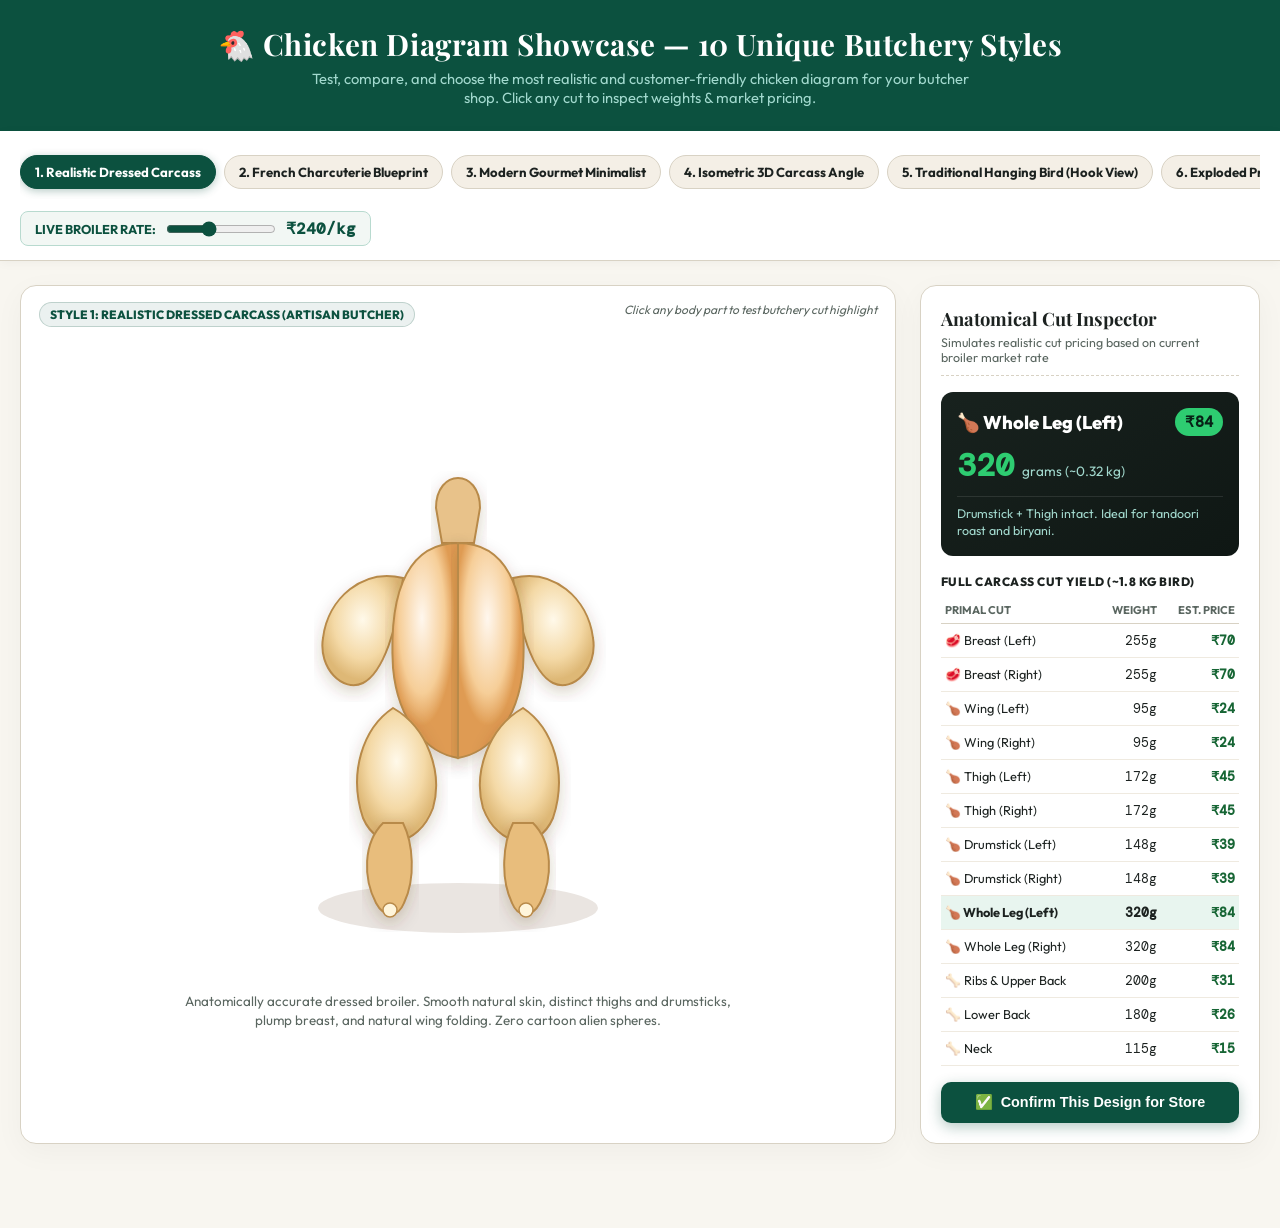
<file: chicken-diagram-demo.html>
<!DOCTYPE html>
<html lang="en">
<head>
<meta charset="UTF-8">
<meta name="viewport" content="width=device-width, initial-scale=1.0">
<title>Amorelot — 10 Chicken Butchery Diagram Designs (Demo Showcase)</title>
<link rel="icon" type="image/png" sizes="64x64" href="/favicon.png">
<link href="https://fonts.googleapis.com/css2?family=Playfair+Display:ital,wght@0,700;0,900;1,400&family=Outfit:wght@300;400;500;600;700;800&family=DM+Mono:wght@400;500&display=swap" rel="stylesheet">
<style>
:root {
  --primary: #0C513F;
  --primary-light: #12755B;
  --accent: #FF5E2B;
  --bg-page: #F8F6F0;
  --card-bg: #FFFFFF;
  --ink: #1C2220;
  --ink-light: #5A6660;
  --border: #D8D2C4;
}

* { margin:0; padding:0; box-sizing:border-box; }
body {
  background: var(--bg-page);
  color: var(--ink);
  font-family: 'Outfit', sans-serif;
  min-height: 100vh;
  padding-bottom: 60px;
}

/* Header */
.demo-header {
  background: #0C513F;
  color: white;
  padding: 24px 20px;
  text-align: center;
  box-shadow: 0 4px 18px rgba(12,81,63,0.18);
}
.demo-header h1 {
  font-family: 'Playfair Display', serif;
  font-size: 1.85rem;
  letter-spacing: 0.02em;
  margin-bottom: 6px;
}
.demo-header p {
  color: #A2D9CE;
  font-size: 0.92rem;
  max-width: 680px;
  margin: 0 auto;
}

/* Control Bar */
.control-bar {
  background: white;
  border-bottom: 1.5px solid var(--border);
  padding: 14px 20px;
  position: sticky;
  top: 0;
  z-index: 1000;
  box-shadow: 0 2px 10px rgba(0,0,0,0.04);
}
.control-bar-inner {
  max-width: 1300px;
  margin: 0 auto;
  display: flex;
  align-items: center;
  justify-content: space-between;
  flex-wrap: wrap;
  gap: 12px;
}
.rate-slider-box {
  display: flex;
  align-items: center;
  gap: 10px;
  background: #F2F7F4;
  border: 1px solid #B8DACF;
  border-radius: 8px;
  padding: 6px 14px;
}
.rate-slider-box label {
  font-size: 0.8rem;
  font-weight: 700;
  color: var(--primary);
  text-transform: uppercase;
}
.rate-slider-box input[type="range"] {
  accent-color: var(--primary);
  cursor: pointer;
  width: 110px;
}
.rate-val-tag {
  font-family: 'DM Mono', monospace;
  font-weight: 800;
  color: var(--primary);
  font-size: 1rem;
}

/* Style Selector Carousel / Tabs */
.style-nav {
  display: flex;
  gap: 8px;
  overflow-x: auto;
  padding: 10px 0;
  scrollbar-width: thin;
}
.style-btn {
  background: #F4EFE6;
  border: 1.5px solid var(--border);
  color: var(--ink);
  font-family: 'Outfit', sans-serif;
  font-size: 0.82rem;
  font-weight: 700;
  padding: 8px 14px;
  border-radius: 20px;
  cursor: pointer;
  white-space: nowrap;
  transition: all 0.2s ease;
  display: flex;
  align-items: center;
  gap: 6px;
}
.style-btn:hover {
  border-color: var(--primary);
  background: #E8F4EE;
}
.style-btn.active {
  background: var(--primary);
  color: white;
  border-color: var(--primary);
  box-shadow: 0 2px 8px rgba(12,81,63,0.3);
}

/* Main Layout */
.showcase-container {
  max-width: 1300px;
  margin: 24px auto;
  padding: 0 20px;
  display: grid;
  grid-template-columns: 1fr 340px;
  gap: 24px;
}
@media (max-width: 900px) {
  .showcase-container {
    grid-template-columns: 1fr;
  }
}

/* Diagram Stage */
.diagram-stage {
  background: var(--card-bg);
  border: 1.5px solid var(--border);
  border-radius: 16px;
  padding: 24px;
  box-shadow: 0 8px 30px rgba(0,0,0,0.04);
  position: relative;
  min-height: 640px;
  display: flex;
  flex-direction: column;
  align-items: center;
  justify-content: center;
}
.stage-badge {
  position: absolute;
  top: 16px;
  left: 18px;
  background: rgba(12,81,63,0.08);
  border: 1px solid rgba(12,81,63,0.2);
  color: var(--primary);
  padding: 4px 10px;
  border-radius: 20px;
  font-size: 0.75rem;
  font-weight: 800;
  text-transform: uppercase;
}
.stage-prompt {
  position: absolute;
  top: 16px;
  right: 18px;
  color: var(--ink-light);
  font-size: 0.75rem;
  font-style: italic;
}

/* SVG interactive part styling */
.carve-part {
  cursor: pointer;
  transition: all 0.2s cubic-bezier(0.2, 0, 0, 1);
}
.carve-part:hover {
  filter: brightness(1.12) drop-shadow(0 0 8px rgba(255, 94, 43, 0.45));
}
.carve-part.selected {
  filter: brightness(1.18) drop-shadow(0 0 12px rgba(12, 81, 63, 0.7));
}

/* Side Info Terminal */
.info-terminal {
  background: white;
  border: 1.5px solid var(--border);
  border-radius: 16px;
  padding: 20px;
  box-shadow: 0 8px 30px rgba(0,0,0,0.04);
  height: fit-content;
  position: sticky;
  top: 80px;
}
.term-title {
  font-family: 'Playfair Display', serif;
  font-size: 1.15rem;
  color: var(--ink);
  font-weight: 700;
  margin-bottom: 4px;
}
.term-sub {
  font-size: 0.78rem;
  color: var(--ink-light);
  margin-bottom: 16px;
  padding-bottom: 10px;
  border-bottom: 1px dashed var(--border);
}
.part-card-highlight {
  background: linear-gradient(145deg, #18221E 0%, #0F1714 100%);
  border-radius: 12px;
  padding: 16px;
  color: white;
  margin-bottom: 18px;
}
.part-card-top {
  display: flex;
  justify-content: space-between;
  align-items: center;
  margin-bottom: 8px;
}
.part-name-display {
  font-size: 1.15rem;
  font-weight: 800;
}
.part-price-badge {
  background: #2ECC71;
  color: #072216;
  font-family: 'DM Mono', monospace;
  font-weight: 800;
  padding: 4px 10px;
  border-radius: 16px;
  font-size: 0.95rem;
}
.part-weight-row {
  display: flex;
  align-items: baseline;
  gap: 8px;
  margin-bottom: 10px;
}
.part-weight-num {
  font-size: 2rem;
  font-family: 'DM Mono', monospace;
  font-weight: 800;
  color: #2ECC71;
}
.part-cook-tip {
  font-size: 0.78rem;
  color: #A2D9CE;
  line-height: 1.4;
  border-top: 1px solid rgba(255,255,255,0.1);
  padding-top: 8px;
}

/* Primal Cuts Breakdown Table */
.cuts-breakdown-table {
  width: 100%;
  border-collapse: collapse;
  font-size: 0.8rem;
  margin-bottom: 16px;
}
.cuts-breakdown-table th {
  text-align: left;
  padding: 6px 4px;
  color: var(--ink-light);
  border-bottom: 1.5px solid var(--border);
  font-size: 0.7rem;
  text-transform: uppercase;
}
.cuts-breakdown-table td {
  padding: 8px 4px;
  border-bottom: 1px solid #EFEAE0;
}
.cuts-breakdown-table tr:hover {
  background: #F7FAF8;
  cursor: pointer;
}
.cuts-breakdown-table tr.active {
  background: #E8F5EF;
  font-weight: 700;
}

.btn-confirm-design {
  background: #0C513F;
  color: white;
  border: none;
  border-radius: 10px;
  width: 100%;
  padding: 12px;
  font-weight: 800;
  font-size: 0.9rem;
  cursor: pointer;
  display: flex;
  align-items: center;
  justify-content: center;
  gap: 8px;
  box-shadow: 0 4px 14px rgba(12,81,63,0.3);
  transition: all 0.2s;
}
.btn-confirm-design:hover {
  background: #12755B;
  transform: translateY(-1px);
}
</style>
</head>
<body>

<header class="demo-header">
  <h1>🐔 Chicken Diagram Showcase — 10 Unique Butchery Styles</h1>
  <p>Test, compare, and choose the most realistic and customer-friendly chicken diagram for your butcher shop. Click any cut to inspect weights &amp; market pricing.</p>
</header>

<div class="control-bar">
  <div class="control-bar-inner">
    <div class="style-nav" id="styleNav">
      <!-- 10 style tabs populated by JS -->
    </div>
    
    <div class="rate-slider-box">
      <label>Live Broiler Rate:</label>
      <input type="range" id="rateSlider" min="180" max="340" value="240" step="5" oninput="updateBaseRate(this.value)">
      <span class="rate-val-tag" id="rateValTag">₹240/kg</span>
    </div>
  </div>
</div>

<div class="showcase-container">
  
  <!-- Left Diagram Stage -->
  <div class="diagram-stage" id="diagramStage">
    <div class="stage-badge" id="styleBadge">Style 1: Realistic Dressed Carcass</div>
    <div class="stage-prompt">Click any body part to test butchery cut highlight</div>
    
    <!-- Active SVG Diagram Container -->
    <div id="svgContainer" style="width:100%; max-width:580px; height:580px; display:flex; align-items:center; justify-content:center;">
      <!-- Populated dynamically by JS -->
    </div>

    <!-- Design description footer -->
    <div id="styleDescFooter" style="text-align:center; max-width:560px; margin-top:14px; font-size:0.84rem; color:var(--ink-light); line-height:1.45;">
      Anatomically accurate dressed broiler. Smooth natural skin, distinct thighs and drumsticks, plump breast, and natural wing folding. Zero cartoon alien spheres.
    </div>
  </div>

  <!-- Right Part Info & Cut Breakdown Panel -->
  <div class="info-terminal">
    <div class="term-title" id="terminalTitle">Anatomical Cut Inspector</div>
    <div class="term-sub">Simulates realistic cut pricing based on current broiler market rate</div>

    <div class="part-card-highlight">
      <div class="part-card-top">
        <div class="part-name-display" id="inspectPartName">🍗 Whole Leg</div>
        <div class="part-price-badge" id="inspectPartPrice">₹83</div>
      </div>
      <div class="part-weight-row">
        <span class="part-weight-num" id="inspectPartWeight">320</span>
        <span style="font-size:0.85rem; color:#A2D9CE;">grams (~0.32 kg)</span>
      </div>
      <div class="part-cook-tip" id="inspectPartTip">
        Drumstick + Thigh intact. Premium cut ideal for Tandoori, Dum Biryani &amp; Slow Roast.
      </div>
    </div>

    <div style="font-size:0.75rem; font-weight:800; color:var(--ink); text-transform:uppercase; margin-bottom:8px; letter-spacing:0.04em;">
      Full Carcass Cut Yield (~1.8 kg Bird)
    </div>
    
    <table class="cuts-breakdown-table">
      <thead>
        <tr>
          <th>Primal Cut</th>
          <th style="text-align:right;">Weight</th>
          <th style="text-align:right;">Est. Price</th>
        </tr>
      </thead>
      <tbody id="cutsTableBody">
        <!-- Populated by JS -->
      </tbody>
    </table>

    <button type="button" class="btn-confirm-design" onclick="confirmDesignSelection()">
      <span>✅</span> Confirm This Design for Store
    </button>
  </div>

</div>

<script>
// ==========================================
// 10 UNIQUE CHICKEN DIAGRAM STYLES
// ==========================================

let baseRatePerKg = 240; // Default ₹240/kg live dressed broiler
let currentStyleIdx = 0;
let currentSelectedPart = 'leg_whole_l';

const PRIMAL_CUTS = [
  { id: 'breast_l',   name: 'Breast (Left)',      weight: 255, multiplier: 1.15, emoji: '🥩', tip: 'Lean boneless or bone-in breast meat. Perfect for steaks and salads.' },
  { id: 'breast_r',   name: 'Breast (Right)',     weight: 255, multiplier: 1.15, emoji: '🥩', tip: 'Juicy tender breast fillet. High protein, zero waste.' },
  { id: 'wing_l',     name: 'Wing (Left)',        weight: 95,  multiplier: 1.05, emoji: '🍗', tip: 'Wing drumette & flat. Crispy fry, tandoori grill, soup stock.' },
  { id: 'wing_r',     name: 'Wing (Right)',       weight: 95,  multiplier: 1.05, emoji: '🍗', tip: 'Wing drumette & flat. Crispy fry, tandoori grill, soup stock.' },
  { id: 'thigh_l',    name: 'Thigh (Left)',       weight: 172, multiplier: 1.10, emoji: '🍗', tip: 'Tender dark meat. Rich flavor for spicy curries and biryani.' },
  { id: 'thigh_r',    name: 'Thigh (Right)',      weight: 172, multiplier: 1.10, emoji: '🍗', tip: 'Tender dark meat. Rich flavor for spicy curries and biryani.' },
  { id: 'leg_l',      name: 'Drumstick (Left)',   weight: 148, multiplier: 1.10, emoji: '🍗', tip: 'Classic drumstick leg piece. Favorite for fry and dum biryani.' },
  { id: 'leg_r',      name: 'Drumstick (Right)',  weight: 148, multiplier: 1.10, emoji: '🍗', tip: 'Classic drumstick leg piece. Favorite for fry and dum biryani.' },
  { id: 'leg_whole_l',name: 'Whole Leg (Left)',   weight: 320, multiplier: 1.10, emoji: '🍗', tip: 'Drumstick + Thigh intact. Ideal for tandoori roast and biryani.' },
  { id: 'leg_whole_r',name: 'Whole Leg (Right)',  weight: 320, multiplier: 1.10, emoji: '🍗', tip: 'Drumstick + Thigh intact. Ideal for tandoori roast and biryani.' },
  { id: 'ribs',       name: 'Ribs & Upper Back',  weight: 200, multiplier: 0.65, emoji: '🦴', tip: 'Marrow rich rib cage bones. Clean chicken broth and stock.' },
  { id: 'lower_back', name: 'Lower Back',         weight: 180, multiplier: 0.60, emoji: '🦴', tip: 'Tail and pelvic bone cut. Excellent flavor base for gravies.' },
  { id: 'neck',       name: 'Neck',               weight: 115, multiplier: 0.55, emoji: '🦴', tip: 'Collagen rich neck meat. Traditional pepper soup and broth.' }
];

const STYLES = [
  {
    id: 'realistic_carcass',
    name: '1. Realistic Dressed Carcass',
    badge: 'Style 1: Realistic Dressed Carcass (Artisan Butcher)',
    desc: 'Anatomically accurate dressed broiler. Smooth natural skin, distinct thighs and drumsticks, plump breast, and natural wing folding. Zero cartoon alien spheres.',
    renderSvg: (selectedId) => `
      <svg viewBox="0 0 500 580" width="100%" height="100%" style="overflow:visible;">
        <defs>
          <radialGradient id="gRealSkin" cx="50%" cy="40%" r="55%">
            <stop offset="0%" stop-color="#FFF9EA"/>
            <stop offset="65%" stop-color="#F4D9A6"/>
            <stop offset="100%" stop-color="#DEB876"/>
          </radialGradient>
          <radialGradient id="gBreastMeat" cx="45%" cy="35%" r="50%">
            <stop offset="0%" stop-color="#FFF7EE"/>
            <stop offset="70%" stop-color="#F6CE98"/>
            <stop offset="100%" stop-color="#DF9B52"/>
          </radialGradient>
          <filter id="shadowReal" x="-10%" y="-10%" width="125%" height="125%">
            <feDropShadow dx="0" dy="6" stdDeviation="8" flood-color="#553010" flood-opacity="0.22"/>
          </filter>
        </defs>

        <!-- Shadow Base -->
        <ellipse cx="250" cy="510" rx="140" ry="25" fill="rgba(80,40,10,0.12)"/>

        <!-- Neck -->
        <g class="carve-part ${selectedId === 'neck' ? 'selected' : ''}" onclick="selectCut('neck')" filter="url(#shadowReal)">
          <path d="M228 110 C228 70 272 70 272 110 L266 145 L234 145 Z" fill="#E8C28A" stroke="#B88A4A" stroke-width="2"/>
        </g>

        <!-- Left Wing -->
        <g class="carve-part ${selectedId === 'wing_l' ? 'selected' : ''}" onclick="selectCut('wing_l')" filter="url(#shadowReal)">
          <path d="M195 180 C155 170 120 200 115 240 C110 270 135 295 155 285 C175 275 190 230 195 180 Z" fill="url(#gRealSkin)" stroke="#B88A4A" stroke-width="2"/>
        </g>

        <!-- Right Wing -->
        <g class="carve-part ${selectedId === 'wing_r' ? 'selected' : ''}" onclick="selectCut('wing_r')" filter="url(#shadowReal)">
          <path d="M305 180 C345 170 380 200 385 240 C390 270 365 295 345 285 C325 275 310 230 305 180 Z" fill="url(#gRealSkin)" stroke="#B88A4A" stroke-width="2"/>
        </g>

        <!-- Main Torso / Breasts -->
        <g class="carve-part ${selectedId === 'breast_l' ? 'selected' : ''}" onclick="selectCut('breast_l')" filter="url(#shadowReal)">
          <path d="M250 145 C205 145 180 185 185 270 C190 325 220 355 250 360 Z" fill="url(#gBreastMeat)" stroke="#B88A4A" stroke-width="2"/>
        </g>
        <g class="carve-part ${selectedId === 'breast_r' ? 'selected' : ''}" onclick="selectCut('breast_r')" filter="url(#shadowReal)">
          <path d="M250 145 C295 145 320 185 315 270 C310 325 280 355 250 360 Z" fill="url(#gBreastMeat)" stroke="#B88A4A" stroke-width="2"/>
        </g>

        <!-- Left Thigh -->
        <g class="carve-part ${selectedId === 'thigh_l' ? 'selected' : ''}" onclick="selectCut('thigh_l')" filter="url(#shadowReal)">
          <path d="M185 310 C155 330 140 375 155 420 C170 455 210 450 225 410 C235 375 220 330 185 310 Z" fill="url(#gRealSkin)" stroke="#B88A4A" stroke-width="2"/>
        </g>

        <!-- Right Thigh -->
        <g class="carve-part ${selectedId === 'thigh_r' ? 'selected' : ''}" onclick="selectCut('thigh_r')" filter="url(#shadowReal)">
          <path d="M315 310 C345 330 360 375 345 420 C330 455 290 450 275 410 C265 375 280 330 315 310 Z" fill="url(#gRealSkin)" stroke="#B88A4A" stroke-width="2"/>
        </g>

        <!-- Left Drumstick -->
        <g class="carve-part ${selectedId === 'leg_l' ? 'selected' : ''}" onclick="selectCut('leg_l')" filter="url(#shadowReal)">
          <path d="M175 425 C155 445 155 480 168 505 C176 520 190 520 196 505 C208 480 205 445 195 425 Z" fill="#E8BD7C" stroke="#B88A4A" stroke-width="2"/>
          <circle cx="182" cy="512" r="7" fill="#FFF5DB" stroke="#B88A4A" stroke-width="1.5"/>
        </g>

        <!-- Right Drumstick -->
        <g class="carve-part ${selectedId === 'leg_r' ? 'selected' : ''}" onclick="selectCut('leg_r')" filter="url(#shadowReal)">
          <path d="M325 425 C345 445 345 480 332 505 C324 520 310 520 304 505 C292 480 295 445 305 425 Z" fill="#E8BD7C" stroke="#B88A4A" stroke-width="2"/>
          <circle cx="318" cy="512" r="7" fill="#FFF5DB" stroke="#B88A4A" stroke-width="1.5"/>
        </g>
      </svg>
    `
  },
  {
    id: 'french_charcuterie',
    name: '2. French Charcuterie Blueprint',
    badge: 'Style 2: French Charcuterie Blueprint (Fine Line & Cut Zones)',
    desc: 'High-end culinary blueprint with delicate architectural line art, colored primal cut zones, and clear butcher cutting seams (Poulet de Bresse style).',
    renderSvg: (selectedId) => `
      <svg viewBox="0 0 500 580" width="100%" height="100%">
        <!-- Silhouette base with dashed seam lines -->
        <path d="M250 80 C270 80 280 120 280 145 C320 150 370 170 380 230 C390 280 340 320 320 330 C350 360 360 410 345 450 C330 490 300 520 300 520 C270 510 260 480 250 480 C240 480 230 510 200 520 C200 520 170 490 155 450 C140 410 150 360 180 330 C160 320 110 280 120 230 C130 170 180 150 220 145 C220 120 230 80 250 80 Z"
          fill="#FAF6EE" stroke="#2C3E50" stroke-width="2.5" stroke-dasharray="4,3"/>

        <!-- Neck Cut Zone -->
        <path class="carve-part ${selectedId === 'neck' ? 'selected' : ''}" onclick="selectCut('neck')"
          d="M230 110 Q250 85 270 110 L275 145 L225 145 Z" fill="#E8F8F5" stroke="#16A085" stroke-width="2"/>

        <!-- Left Breast Cut Zone -->
        <path class="carve-part ${selectedId === 'breast_l' ? 'selected' : ''}" onclick="selectCut('breast_l')"
          d="M250 150 L250 350 C210 345 180 310 185 240 C190 180 215 155 250 150 Z" fill="#FDEDEC" stroke="#E74C3C" stroke-width="2"/>

        <!-- Right Breast Cut Zone -->
        <path class="carve-part ${selectedId === 'breast_r' ? 'selected' : ''}" onclick="selectCut('breast_r')"
          d="M250 150 L250 350 C290 345 320 310 315 240 C310 180 285 155 250 150 Z" fill="#FDEDEC" stroke="#E74C3C" stroke-width="2"/>

        <!-- Left Wing Cut Zone -->
        <path class="carve-part ${selectedId === 'wing_l' ? 'selected' : ''}" onclick="selectCut('wing_l')"
          d="M185 180 C140 170 115 210 120 250 C125 280 160 270 175 240 Z" fill="#FEF9E7" stroke="#F39C12" stroke-width="2"/>

        <!-- Right Wing Cut Zone -->
        <path class="carve-part ${selectedId === 'wing_r' ? 'selected' : ''}" onclick="selectCut('wing_r')"
          d="M315 180 C360 170 385 210 380 250 C375 280 340 270 325 240 Z" fill="#FEF9E7" stroke="#F39C12" stroke-width="2"/>

        <!-- Left Whole Leg Cut Zone -->
        <path class="carve-part ${selectedId === 'leg_whole_l' ? 'selected' : ''}" onclick="selectCut('leg_whole_l')"
          d="M180 340 C150 365 145 425 160 465 C175 500 205 515 200 480 C195 440 220 390 225 360 Z" fill="#EAF2F8" stroke="#2980B9" stroke-width="2"/>

        <!-- Right Whole Leg Cut Zone -->
        <path class="carve-part ${selectedId === 'leg_whole_r' ? 'selected' : ''}" onclick="selectCut('leg_whole_r')"
          d="M320 340 C350 365 355 425 340 465 C325 500 295 515 300 480 C305 440 280 390 275 360 Z" fill="#EAF2F8" stroke="#2980B9" stroke-width="2"/>
      </svg>
    `
  },
  {
    id: 'modern_gourmet',
    name: '3. Modern Gourmet Minimalist',
    badge: 'Style 3: Modern Gourmet Minimalist (Quick-Commerce Style)',
    desc: 'Clean vector shapes with soft ambient shadows, crisp outlines, and appetizing warm golden tones. Friendly and highly intuitive.',
    renderSvg: (selectedId) => `
      <svg viewBox="0 0 500 580" width="100%" height="100%">
        <defs>
          <linearGradient id="gGold" x1="0" y1="0" x2="0" y2="1">
            <stop offset="0%" stop-color="#FFEAA7"/>
            <stop offset="100%" stop-color="#FDCB6E"/>
          </linearGradient>
          <linearGradient id="gBreastWarm" x1="0" y1="0" x2="0" y2="1">
            <stop offset="0%" stop-color="#FFF3E0"/>
            <stop offset="100%" stop-color="#FFE0B2"/>
          </linearGradient>
        </defs>

        <!-- Torso -->
        <path class="carve-part ${selectedId.startsWith('breast') ? 'selected' : ''}" onclick="selectCut('breast_l')"
          d="M250 140 C190 140 180 200 185 300 C190 360 220 380 250 380 C280 380 310 360 315 300 C320 200 310 140 250 140 Z"
          fill="url(#gBreastWarm)" stroke="#D35400" stroke-width="3" rx="20"/>

        <!-- Left Wing -->
        <path class="carve-part ${selectedId === 'wing_l' ? 'selected' : ''}" onclick="selectCut('wing_l')"
          d="M185 190 C135 180 115 220 125 260 C135 290 170 280 185 240 Z"
          fill="url(#gGold)" stroke="#D35400" stroke-width="3"/>

        <!-- Right Wing -->
        <path class="carve-part ${selectedId === 'wing_r' ? 'selected' : ''}" onclick="selectCut('wing_r')"
          d="M315 190 C365 180 385 220 375 260 C365 290 330 280 315 240 Z"
          fill="url(#gGold)" stroke="#D35400" stroke-width="3"/>

        <!-- Left Leg -->
        <path class="carve-part ${selectedId === 'leg_l' || selectedId === 'leg_whole_l' ? 'selected' : ''}" onclick="selectCut('leg_whole_l')"
          d="M190 350 C155 370 145 420 160 470 C170 500 195 500 205 460 C215 420 220 370 190 350 Z"
          fill="url(#gGold)" stroke="#D35400" stroke-width="3"/>

        <!-- Right Leg -->
        <path class="carve-part ${selectedId === 'leg_r' || selectedId === 'leg_whole_r' ? 'selected' : ''}" onclick="selectCut('leg_whole_r')"
          d="M310 350 C345 370 355 420 340 470 C330 500 305 500 295 460 C285 420 280 370 310 350 Z"
          fill="url(#gGold)" stroke="#D35400" stroke-width="3"/>
      </svg>
    `
  },
  {
    id: 'isometric_3d',
    name: '4. Isometric 3D Carcass Angle',
    badge: 'Style 4: Isometric 3D Carcass Angle',
    desc: 'Perspective angle showing natural carcass volume, folded poultry wings, and joint depth. Feels authentic and tangible.',
    renderSvg: (selectedId) => `
      <svg viewBox="0 0 500 580" width="100%" height="100%">
        <!-- Isometric projection chicken body -->
        <g transform="translate(60, 40) rotate(-10 250 250)">
          <!-- Base carcass volume -->
          <ellipse cx="250" cy="300" rx="110" ry="150" fill="#E8C388" stroke="#8A5A20" stroke-width="3"/>
          <ellipse cx="230" cy="280" rx="85" ry="120" fill="#FCE9C8" stroke="#8A5A20" stroke-width="2"/>

          <!-- Breast Ridge -->
          <path class="carve-part ${selectedId === 'breast_l' ? 'selected' : ''}" onclick="selectCut('breast_l')"
            d="M210 170 Q240 260 210 380 Q160 320 160 220 Z" fill="#FFECCC" stroke="#8A5A20" stroke-width="2"/>
          <path class="carve-part ${selectedId === 'breast_r' ? 'selected' : ''}" onclick="selectCut('breast_r')"
            d="M210 170 Q260 260 280 350 Q310 250 260 190 Z" fill="#FADCB0" stroke="#8A5A20" stroke-width="2"/>

          <!-- Isometric Folded Wing -->
          <path class="carve-part ${selectedId === 'wing_l' ? 'selected' : ''}" onclick="selectCut('wing_l')"
            d="M130 200 C80 220 70 290 110 320 C140 340 160 280 140 220 Z" fill="#E4AE64" stroke="#8A5A20" stroke-width="3"/>

          <!-- Isometric Leg -->
          <path class="carve-part ${selectedId === 'leg_whole_l' ? 'selected' : ''}" onclick="selectCut('leg_whole_l')"
            d="M150 370 C100 410 110 490 140 510 C165 520 190 480 190 430 Z" fill="#DFA148" stroke="#8A5A20" stroke-width="3"/>
          <path class="carve-part ${selectedId === 'leg_whole_r' ? 'selected' : ''}" onclick="selectCut('leg_whole_r')"
            d="M270 370 C310 400 320 480 290 500 C270 510 250 470 250 420 Z" fill="#E4AE64" stroke="#8A5A20" stroke-width="3"/>
        </g>
      </svg>
    `
  },
  {
    id: 'hanging_hook',
    name: '5. Traditional Hanging Bird (Hook View)',
    badge: 'Style 5: Traditional Hanging Bird (Artisan Hook View)',
    desc: 'Butcher shop cold-room display: bird hanging upside down by feet from meat hooks, showcasing full carcass length and dressed quality.',
    renderSvg: (selectedId) => `
      <svg viewBox="0 0 500 580" width="100%" height="100%">
        <!-- Meat Hooks -->
        <path d="M190 20 L190 60 C190 75 170 75 170 60" fill="none" stroke="#7F8C8D" stroke-width="4"/>
        <path d="M310 20 L310 60 C310 75 290 75 290 60" fill="none" stroke="#7F8C8D" stroke-width="4"/>

        <!-- Hanging Legs -->
        <g class="carve-part ${selectedId === 'leg_l' ? 'selected' : ''}" onclick="selectCut('leg_l')">
          <path d="M175 60 C160 90 160 140 170 170 C185 200 210 200 215 160 C220 120 195 80 185 60 Z" fill="#E8C28A" stroke="#8A5A20" stroke-width="2.5"/>
        </g>
        <g class="carve-part ${selectedId === 'leg_r' ? 'selected' : ''}" onclick="selectCut('leg_r')">
          <path d="M295 60 C280 90 280 140 290 170 C305 200 330 200 335 160 C340 120 315 80 305 60 Z" fill="#E8C28A" stroke="#8A5A20" stroke-width="2.5"/>
        </g>

        <!-- Hanging Torso -->
        <path class="carve-part ${selectedId === 'breast_l' ? 'selected' : ''}" onclick="selectCut('breast_l')"
          d="M250 180 C180 180 170 250 175 360 C180 430 220 460 250 480 L250 180 Z" fill="#FFF3DB" stroke="#8A5A20" stroke-width="2.5"/>
        <path class="carve-part ${selectedId === 'breast_r' ? 'selected' : ''}" onclick="selectCut('breast_r')"
          d="M250 180 C320 180 330 250 325 360 C320 430 280 460 250 480 L250 180 Z" fill="#F8E5C4" stroke="#8A5A20" stroke-width="2.5"/>

        <!-- Hanging Wings -->
        <path class="carve-part ${selectedId === 'wing_l' ? 'selected' : ''}" onclick="selectCut('wing_l')"
          d="M175 250 C120 270 110 340 135 380 C155 400 175 350 175 300 Z" fill="#DEB876" stroke="#8A5A20" stroke-width="2.5"/>
        <path class="carve-part ${selectedId === 'wing_r' ? 'selected' : ''}" onclick="selectCut('wing_r')"
          d="M325 250 C380 270 390 340 365 380 C345 400 325 350 325 300 Z" fill="#DEB876" stroke="#8A5A20" stroke-width="2.5"/>
      </svg>
    `
  },
  {
    id: 'exploded_cuts',
    name: '6. Exploded Primal Cuts View',
    badge: 'Style 6: Exploded Primal Cuts View',
    desc: 'All primal cuts naturally separated and hovering around the central axis, making each distinct piece 100% obvious for carving.',
    renderSvg: (selectedId) => `
      <svg viewBox="0 0 500 580" width="100%" height="100%">
        <!-- Center Backbone Silhouette -->
        <ellipse cx="250" cy="270" rx="40" ry="130" fill="#E5D9C5" stroke="#B8A890" stroke-width="2" stroke-dasharray="4,4"/>

        <!-- Exploded Neck -->
        <g class="carve-part ${selectedId === 'neck' ? 'selected' : ''}" onclick="selectCut('neck')" transform="translate(0, -20)">
          <path d="M230 100 C230 70 270 70 270 100 L260 130 L240 130 Z" fill="#E8C28A" stroke="#8A5A20" stroke-width="2"/>
          <text x="250" y="60" text-anchor="middle" font-size="11" font-weight="700" fill="#8A5A20">NECK (115g)</text>
        </g>

        <!-- Exploded Wings (Pushed left & right) -->
        <g class="carve-part ${selectedId === 'wing_l' ? 'selected' : ''}" onclick="selectCut('wing_l')" transform="translate(-40, 0)">
          <path d="M140 180 C100 170 70 210 75 250 C80 280 120 270 135 230 Z" fill="#F4D9A6" stroke="#8A5A20" stroke-width="2"/>
          <text x="95" y="160" text-anchor="middle" font-size="11" font-weight="700" fill="#8A5A20">WING L (95g)</text>
        </g>
        <g class="carve-part ${selectedId === 'wing_r' ? 'selected' : ''}" onclick="selectCut('wing_r')" transform="translate(40, 0)">
          <path d="M360 180 C400 170 430 210 425 250 C420 280 380 270 365 230 Z" fill="#F4D9A6" stroke="#8A5A20" stroke-width="2"/>
          <text x="405" y="160" text-anchor="middle" font-size="11" font-weight="700" fill="#8A5A20">WING R (95g)</text>
        </g>

        <!-- Exploded Breasts -->
        <g class="carve-part ${selectedId === 'breast_l' ? 'selected' : ''}" onclick="selectCut('breast_l')" transform="translate(-15, 0)">
          <path d="M235 160 C190 160 170 210 175 290 C180 340 210 360 235 365 Z" fill="#FFF5E5" stroke="#8A5A20" stroke-width="2"/>
          <text x="180" y="380" text-anchor="middle" font-size="11" font-weight="700" fill="#8A5A20">BREAST (255g)</text>
        </g>
        <g class="carve-part ${selectedId === 'breast_r' ? 'selected' : ''}" onclick="selectCut('breast_r')" transform="translate(15, 0)">
          <path d="M265 160 C310 160 330 210 325 290 C320 340 290 360 265 365 Z" fill="#FFF5E5" stroke="#8A5A20" stroke-width="2"/>
          <text x="320" y="380" text-anchor="middle" font-size="11" font-weight="700" fill="#8A5A20">BREAST (255g)</text>
        </g>

        <!-- Exploded Whole Legs -->
        <g class="carve-part ${selectedId === 'leg_whole_l' ? 'selected' : ''}" onclick="selectCut('leg_whole_l')" transform="translate(-30, 20)">
          <path d="M190 350 C150 370 140 430 160 480 C175 515 200 515 210 470 C220 425 220 375 190 350 Z" fill="#F4D9A6" stroke="#8A5A20" stroke-width="2"/>
          <text x="160" y="535" text-anchor="middle" font-size="11" font-weight="700" fill="#8A5A20">WHOLE LEG (320g)</text>
        </g>
        <g class="carve-part ${selectedId === 'leg_whole_r' ? 'selected' : ''}" onclick="selectCut('leg_whole_r')" transform="translate(30, 20)">
          <path d="M310 350 C350 370 360 430 340 480 C325 515 300 515 290 470 C280 425 280 375 310 350 Z" fill="#F4D9A6" stroke="#8A5A20" stroke-width="2"/>
          <text x="340" y="535" text-anchor="middle" font-size="11" font-weight="700" fill="#8A5A20">WHOLE LEG (320g)</text>
        </g>
      </svg>
    `
  },
  {
    id: 'chalkboard',
    name: '7. Rustic Chalkboard Gastropub',
    badge: 'Style 7: Rustic Chalkboard & Craft Butcher',
    desc: 'Dark charcoal slate backdrop with golden amber meat cuts and crisp chalk cutting paths. Sophisticated craft butchery aesthetic.',
    renderSvg: (selectedId) => `
      <svg viewBox="0 0 500 580" width="100%" height="100%" style="background:#1A1E1D; border-radius:12px;">
        <rect width="500" height="580" fill="#1A1E1D"/>
        <!-- Chalk Guide Lines -->
        <ellipse cx="250" cy="300" rx="140" ry="210" fill="none" stroke="rgba(255,255,255,0.15)" stroke-dasharray="6,6" stroke-width="1.5"/>

        <!-- Breasts -->
        <path class="carve-part ${selectedId === 'breast_l' ? 'selected' : ''}" onclick="selectCut('breast_l')"
          d="M250 150 C200 150 180 200 185 290 C190 350 220 370 250 370 Z" fill="#E67E22" stroke="#F39C12" stroke-width="2.5" opacity="0.9"/>
        <path class="carve-part ${selectedId === 'breast_r' ? 'selected' : ''}" onclick="selectCut('breast_r')"
          d="M250 150 C300 150 320 200 315 290 C310 350 280 370 250 370 Z" fill="#D35400" stroke="#F39C12" stroke-width="2.5" opacity="0.9"/>

        <!-- Wings -->
        <path class="carve-part ${selectedId === 'wing_l' ? 'selected' : ''}" onclick="selectCut('wing_l')"
          d="M185 190 C135 180 110 220 120 260 C130 290 170 280 185 240 Z" fill="#F39C12" stroke="#FFF" stroke-width="2"/>
        <path class="carve-part ${selectedId === 'wing_r' ? 'selected' : ''}" onclick="selectCut('wing_r')"
          d="M315 190 C365 180 390 220 380 260 C370 290 330 280 315 240 Z" fill="#F39C12" stroke="#FFF" stroke-width="2"/>

        <!-- Legs -->
        <path class="carve-part ${selectedId === 'leg_whole_l' ? 'selected' : ''}" onclick="selectCut('leg_whole_l')"
          d="M190 350 C150 370 140 430 160 480 C175 510 200 500 210 460 C220 420 220 370 190 350 Z" fill="#E67E22" stroke="#FFF" stroke-width="2"/>
        <path class="carve-part ${selectedId === 'leg_whole_r' ? 'selected' : ''}" onclick="selectCut('leg_whole_r')"
          d="M310 350 C350 370 360 430 340 480 C325 510 300 500 290 460 C280 420 280 370 310 350 Z" fill="#D35400" stroke="#FFF" stroke-width="2"/>
        
        <text x="250" y="550" text-anchor="middle" font-family="'Playfair Display', serif" font-size="16" fill="#F4D03F" letter-spacing="2">ARTISAN POULTRY CUTS</text>
      </svg>
    `
  },
  {
    id: 'culinary_cutmap',
    name: '8. Culinary Precision Cut-Map',
    badge: 'Style 8: Culinary Precision Cut-Map (Zero Bone Clutter)',
    desc: 'Culinary academy chart: clean pastel tinting for each cut section with bold labeled seams. No internal skeleton or organ distractions.',
    renderSvg: (selectedId) => `
      <svg viewBox="0 0 500 580" width="100%" height="100%">
        <!-- Breast Cut -->
        <rect class="carve-part ${selectedId === 'breast_l' ? 'selected' : ''}" onclick="selectCut('breast_l')"
          x="190" y="160" width="60" height="190" rx="14" fill="#FADBD8" stroke="#C0392B" stroke-width="2"/>
        <rect class="carve-part ${selectedId === 'breast_r' ? 'selected' : ''}" onclick="selectCut('breast_r')"
          x="250" y="160" width="60" height="190" rx="14" fill="#FADBD8" stroke="#C0392B" stroke-width="2"/>

        <!-- Wings -->
        <rect class="carve-part ${selectedId === 'wing_l' ? 'selected' : ''}" onclick="selectCut('wing_l')"
          x="115" y="180" width="65" height="110" rx="14" fill="#FCF3CF" stroke="#D4AC0D" stroke-width="2"/>
        <rect class="carve-part ${selectedId === 'wing_r' ? 'selected' : ''}" onclick="selectCut('wing_r')"
          x="320" y="180" width="65" height="110" rx="14" fill="#FCF3CF" stroke="#D4AC0D" stroke-width="2"/>

        <!-- Thighs -->
        <rect class="carve-part ${selectedId === 'thigh_l' ? 'selected' : ''}" onclick="selectCut('thigh_l')"
          x="150" y="360" width="65" height="70" rx="12" fill="#D4EFDF" stroke="#27AE60" stroke-width="2"/>
        <rect class="carve-part ${selectedId === 'thigh_r' ? 'selected' : ''}" onclick="selectCut('thigh_r')"
          x="285" y="360" width="65" height="70" rx="12" fill="#D4EFDF" stroke="#27AE60" stroke-width="2"/>

        <!-- Drumsticks -->
        <rect class="carve-part ${selectedId === 'leg_l' ? 'selected' : ''}" onclick="selectCut('leg_l')"
          x="155" y="440" width="55" height="85" rx="12" fill="#D6EAF8" stroke="#2980B9" stroke-width="2"/>
        <rect class="carve-part ${selectedId === 'leg_r' ? 'selected' : ''}" onclick="selectCut('leg_r')"
          x="290" y="440" width="55" height="85" rx="12" fill="#D6EAF8" stroke="#2980B9" stroke-width="2"/>

        <!-- Neck -->
        <rect class="carve-part ${selectedId === 'neck' ? 'selected' : ''}" onclick="selectCut('neck')"
          x="230" y="90" width="40" height="60" rx="8" fill="#E8DAEF" stroke="#8E44AD" stroke-width="2"/>
      </svg>
    `
  },
  {
    id: 'organic_farm',
    name: '9. Organic Farm Fresh Poultry',
    badge: 'Style 9: Organic Farm Fresh Poultry',
    desc: 'Soft country poultry styling with warm earthy butter-yellow skin and tender curves, communicating free-range freshness.',
    renderSvg: (selectedId) => `
      <svg viewBox="0 0 500 580" width="100%" height="100%">
        <defs>
          <radialGradient id="gFarmSkin" cx="50%" cy="40%" r="50%">
            <stop offset="0%" stop-color="#FFFDF0"/>
            <stop offset="70%" stop-color="#FFEAA7"/>
            <stop offset="100%" stop-color="#F5CD79"/>
          </radialGradient>
        </defs>
        <!-- Body Contour -->
        <path class="carve-part ${selectedId.startsWith('breast') ? 'selected' : ''}" onclick="selectCut('breast_l')"
          d="M250 130 C180 130 160 200 170 310 C180 380 220 400 250 400 C280 400 320 380 330 310 C340 200 320 130 250 130 Z"
          fill="url(#gFarmSkin)" stroke="#CF9E53" stroke-width="2.5"/>

        <!-- Organic Wings -->
        <path class="carve-part ${selectedId === 'wing_l' ? 'selected' : ''}" onclick="selectCut('wing_l')"
          d="M175 190 C125 180 100 220 110 265 C120 295 160 280 175 240 Z" fill="#F8D37E" stroke="#CF9E53" stroke-width="2.5"/>
        <path class="carve-part ${selectedId === 'wing_r' ? 'selected' : ''}" onclick="selectCut('wing_r')"
          d="M325 190 C375 180 400 220 390 265 C380 295 340 280 325 240 Z" fill="#F8D37E" stroke="#CF9E53" stroke-width="2.5"/>

        <!-- Organic Whole Legs -->
        <path class="carve-part ${selectedId === 'leg_whole_l' ? 'selected' : ''}" onclick="selectCut('leg_whole_l')"
          d="M185 350 C145 375 135 435 155 480 C170 515 200 510 205 460 C210 410 215 370 185 350 Z" fill="#F5CD79" stroke="#CF9E53" stroke-width="2.5"/>
        <path class="carve-part ${selectedId === 'leg_whole_r' ? 'selected' : ''}" onclick="selectCut('leg_whole_r')"
          d="M315 350 C355 375 365 435 345 480 C330 515 300 510 295 460 C290 410 285 370 315 350 Z" fill="#F5CD79" stroke="#CF9E53" stroke-width="2.5"/>
      </svg>
    `
  },
  {
    id: 'magnetic_puzzle',
    name: '10. Interactive Magnetic Segmented',
    badge: 'Style 10: Interactive Magnetic Segmented Puzzle',
    desc: 'Modern interlocking cuts that highlight individually with hover glow and magnetic severing feedback. Perfect for gamified ordering.',
    renderSvg: (selectedId) => `
      <svg viewBox="0 0 500 580" width="100%" height="100%">
        <!-- Puzzle Segments -->
        <!-- Neck Segment -->
        <path class="carve-part ${selectedId === 'neck' ? 'selected' : ''}" onclick="selectCut('neck')"
          d="M230 110 L270 110 L265 145 L235 145 Z" fill="#2ECC71" stroke="#27AE60" stroke-width="2.5"/>

        <!-- Left Breast Segment -->
        <path class="carve-part ${selectedId === 'breast_l' ? 'selected' : ''}" onclick="selectCut('breast_l')"
          d="M246 150 L246 345 C205 340 180 300 185 230 C190 170 215 152 246 150 Z" fill="#3498DB" stroke="#2980B9" stroke-width="2.5"/>

        <!-- Right Breast Segment -->
        <path class="carve-part ${selectedId === 'breast_r' ? 'selected' : ''}" onclick="selectCut('breast_r')"
          d="M254 150 L254 345 C295 340 320 300 315 230 C310 170 285 152 254 150 Z" fill="#3498DB" stroke="#2980B9" stroke-width="2.5"/>

        <!-- Left Wing Segment -->
        <path class="carve-part ${selectedId === 'wing_l' ? 'selected' : ''}" onclick="selectCut('wing_l')"
          d="M180 180 C135 170 110 210 115 250 C120 280 155 270 170 235 Z" fill="#E67E22" stroke="#D35400" stroke-width="2.5"/>

        <!-- Right Wing Segment -->
        <path class="carve-part ${selectedId === 'wing_r' ? 'selected' : ''}" onclick="selectCut('wing_r')"
          d="M320 180 C365 170 390 210 385 250 C380 280 345 270 330 235 Z" fill="#E67E22" stroke="#D35400" stroke-width="2.5"/>

        <!-- Left Thigh Segment -->
        <path class="carve-part ${selectedId === 'thigh_l' ? 'selected' : ''}" onclick="selectCut('thigh_l')"
          d="M180 350 C145 375 135 425 150 460 C165 475 200 460 210 425 C215 390 210 365 180 350 Z" fill="#9B59B6" stroke="#8E44AD" stroke-width="2.5"/>

        <!-- Right Thigh Segment -->
        <path class="carve-part ${selectedId === 'thigh_r' ? 'selected' : ''}" onclick="selectCut('thigh_r')"
          d="M320 350 C355 375 365 425 350 460 C335 475 300 460 290 425 C285 390 290 365 320 350 Z" fill="#9B59B6" stroke="#8E44AD" stroke-width="2.5"/>

        <!-- Left Drumstick Segment -->
        <path class="carve-part ${selectedId === 'leg_l' ? 'selected' : ''}" onclick="selectCut('leg_l')"
          d="M165 465 C150 480 150 515 165 535 C175 545 190 535 195 515 C200 495 195 470 185 465 Z" fill="#F1C40F" stroke="#F39C12" stroke-width="2.5"/>

        <!-- Right Drumstick Segment -->
        <path class="carve-part ${selectedId === 'leg_r' ? 'selected' : ''}" onclick="selectCut('leg_r')"
          d="M335 465 C350 480 350 515 335 535 C325 545 310 535 305 515 C300 495 305 470 315 465 Z" fill="#F1C40F" stroke="#F39C12" stroke-width="2.5"/>
      </svg>
    `
  }
];

// Initialize UI
function initShowcase() {
  const nav = document.getElementById('styleNav');
  nav.innerHTML = STYLES.map((s, idx) => `
    <button type="button" class="style-btn ${idx === 0 ? 'active' : ''}" onclick="switchStyle(${idx})">
      ${s.name}
    </button>
  `).join('');

  renderCurrentStyle();
  renderCutsTable();
  selectCut('leg_whole_l');
}

function switchStyle(idx) {
  currentStyleIdx = idx;
  document.querySelectorAll('.style-btn').forEach((b, i) => {
    b.classList.toggle('active', i === idx);
  });
  renderCurrentStyle();
}

function renderCurrentStyle() {
  const style = STYLES[currentStyleIdx];
  document.getElementById('styleBadge').textContent = style.badge;
  document.getElementById('styleDescFooter').textContent = style.desc;
  
  const container = document.getElementById('svgContainer');
  container.innerHTML = style.renderSvg(currentSelectedPart);
}

function selectCut(partId) {
  currentSelectedPart = partId;
  const cut = PRIMAL_CUTS.find(c => c.id === partId) || PRIMAL_CUTS[0];

  // Re-render SVG to update selected highlights
  renderCurrentStyle();

  // Update inspector card
  const price = Math.round((cut.weight / 1000) * baseRatePerKg * cut.multiplier);
  document.getElementById('inspectPartName').textContent = `${cut.emoji} ${cut.name}`;
  document.getElementById('inspectPartPrice').textContent = `₹${price}`;
  document.getElementById('inspectPartWeight').textContent = cut.weight;
  document.getElementById('inspectPartTip').textContent = cut.tip;

  // Highlight table row
  document.querySelectorAll('#cutsTableBody tr').forEach(row => {
    row.classList.toggle('active', row.dataset.id === partId);
  });
}

function updateBaseRate(val) {
  baseRatePerKg = parseInt(val) || 240;
  document.getElementById('rateValTag').textContent = `₹${baseRatePerKg}/kg`;
  
  // Re-render cut inspector & table with new rate (100% Edge RAM calculation)
  selectCut(currentSelectedPart);
  renderCutsTable();
}

function renderCutsTable() {
  const tbody = document.getElementById('cutsTableBody');
  tbody.innerHTML = PRIMAL_CUTS.map(c => {
    const price = Math.round((c.weight / 1000) * baseRatePerKg * c.multiplier);
    return `
      <tr data-id="${c.id}" class="${c.id === currentSelectedPart ? 'active' : ''}" onclick="selectCut('${c.id}')">
        <td>${c.emoji} ${c.name}</td>
        <td style="text-align:right; font-family:'DM Mono', monospace;">${c.weight}g</td>
        <td style="text-align:right; font-family:'DM Mono', monospace; font-weight:700; color:#166534;">₹${price}</td>
      </tr>
    `;
  }).join('');
}

function confirmDesignSelection() {
  const selected = STYLES[currentStyleIdx];
  localStorage.setItem('preferred_chicken_style', selected.id);
  alert(`✅ Selected: "${selected.name}"\n\nThis design blueprint is saved and can now be confirmed by you & your butcher to replace the diagram in custom.html!`);
}

document.addEventListener('DOMContentLoaded', initShowcase);
</script>

</body>
</html>
</file>
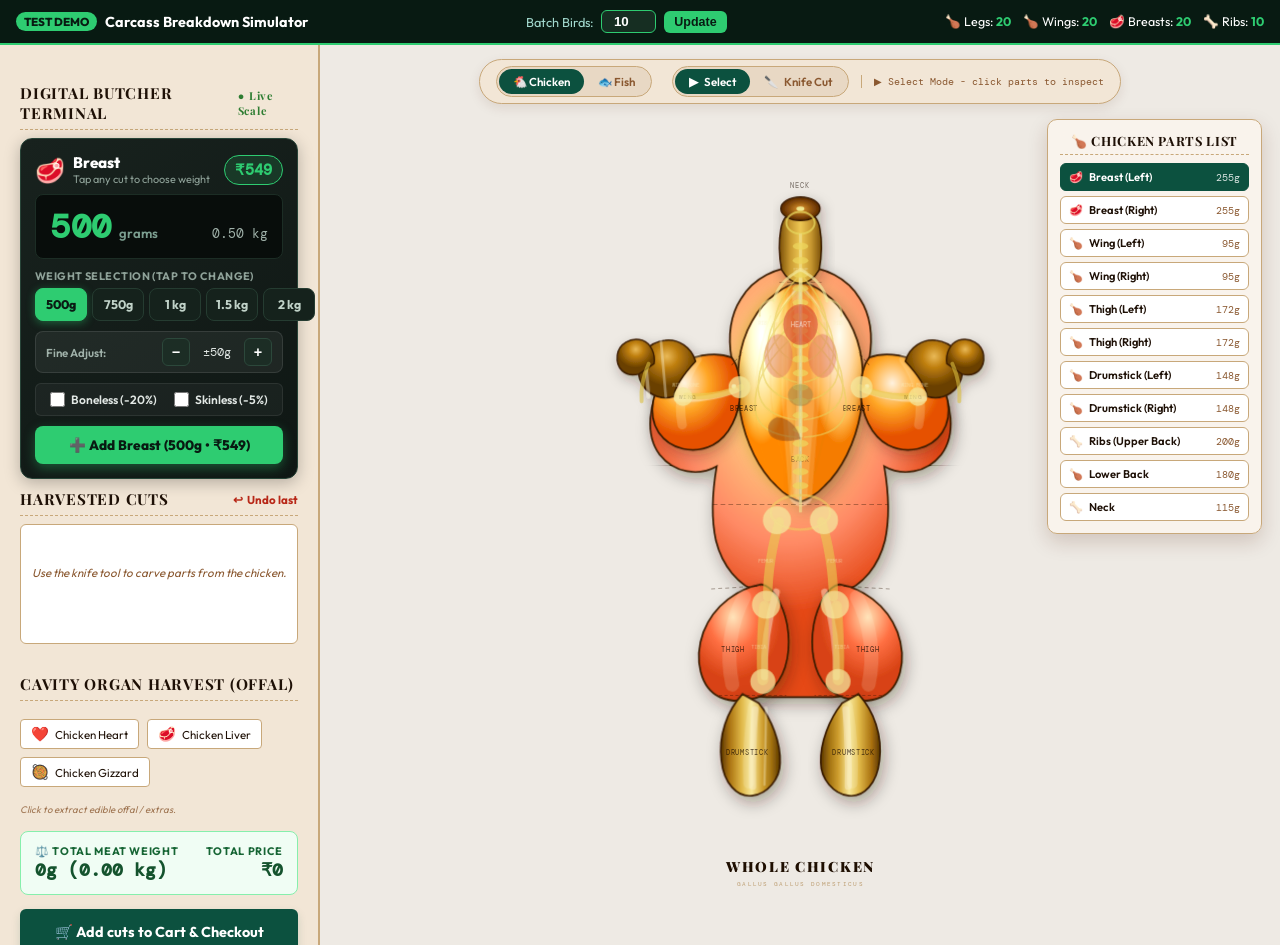
<file: custom-demo.html>
<!DOCTYPE html>
<html lang="en">
<head>

<meta charset="UTF-8">
<meta name="viewport" content="width=device-width, initial-scale=1.0, maximum-scale=5.0">
<title>Amorelot — Butcher Mode &amp; Custom Fresh Cuts</title>
<link rel="icon" type="image/png" sizes="64x64" href="/favicon.png">
<link rel="apple-touch-icon" sizes="180x180" href="/apple-touch-icon.png">
<link href="https://fonts.googleapis.com/css2?family=Playfair+Display:ital,wght@0,700;0,900;1,400&family=Libre+Baskerville:ital,wght@0,400;0,700;1,400&family=DM+Mono:wght@400;500&family=Outfit:wght@300;400;500;600;700&display=swap" rel="stylesheet">
<link rel="manifest" href="/manifest.json">
<meta name="theme-color" content="#0C513F">
<style>
:root {
  --brand-primary: #0C513F;
  --brand-primary-light: #12755B;
  --brand-accent: #FF5E2B;
  --brand-accent-hover: #E04D1E;
  --bg-main: #F4F6F5;
  --text-dark: #1C2220;
  
  /* Artisanal Workshop Palette */
  --paper: #FAF4EC;
  --paper-mid: #F2E6D6;
  --paper-dark: #E8D8C4;
  --border: #C8A87A;
  --ink: #1E1006;
  --ink-mid: #5A3018;
  --ink-light: #8A5830;
  --meat: #F2CC88;
  --meat-mid: #E4AE5A;
  --meat-dark: #C88838;
  --red: #B82818;
  --red-light: #E03828;
  --gold: #C89020;
  --shadow: rgba(80,30,10,0.18);
}

* { margin:0; padding:0; box-sizing:border-box; }
body {
  background: var(--paper);
  color: var(--ink);
  font-family: 'Outfit', sans-serif;
  height: 100vh;
  overflow: hidden;
}

/* Layout Grid */
.workshop-app {
  display: flex;
  height: 100vh;
  width: 100vw;
  overflow: hidden;
}

/* Left Station panel of the workshop */
.custom-left-panel {
  width: 320px;
  border-right: 2px solid var(--border);
  background: var(--paper-mid);
  display: flex;
  flex-direction: column;
  overflow-y: auto;
  padding: 20px;
}
.workshop-title {
  font-family: 'Playfair Display', serif;
  font-size: 0.95rem;
  font-weight: 700;
  color: var(--ink);
  margin-bottom: 8px;
  text-transform: uppercase;
  letter-spacing: 0.05em;
  border-bottom: 1px dashed var(--border);
  padding-bottom: 6px;
  margin-top: 18px;
}
.workshop-title:first-of-type { margin-top: 0; }

/* Digital Scale Terminal */
.scale-container {
  background: linear-gradient(145deg, #18221E 0%, #0F1714 100%);
  border: 1.5px solid #284438;
  border-radius: 12px;
  padding: 14px;
  color: #fff;
  box-shadow: 0 4px 16px rgba(0,0,0,0.25);
  position: relative;
  text-align: left;
}
.scale-header-bar {
  display: flex;
  justify-content: space-between;
  align-items: center;
  margin-bottom: 8px;
}
.scale-title-info {
  display: flex;
  align-items: center;
  gap: 8px;
}
.scale-price-badge {
  background: rgba(46,204,113,0.15);
  border: 1px solid #2ECC71;
  color: #2ECC71;
  padding: 4px 10px;
  border-radius: 20px;
  font-weight: 800;
  font-family: 'DM Mono', monospace;
  font-size: 0.95rem;
}
.scale-readout {
  background: #080D0B;
  border: 1px solid #1C2D25;
  border-radius: 8px;
  padding: 10px 14px;
  display: flex;
  justify-content: space-between;
  align-items: baseline;
  margin-bottom: 10px;
}
.display-weight {
  font-size: 2.1rem;
  font-weight: 800;
  font-family: 'DM Mono', monospace;
  color: #2ECC71;
  letter-spacing: 0.02em;
}
.display-unit {
  font-size: 0.82rem;
  color: #7B9E90;
  margin-left: 4px;
  font-weight: 600;
}
.display-kg {
  font-size: 0.8rem;
  color: #A0B2AA;
  font-family: 'DM Mono', monospace;
}
.btn-weight-pill {
  flex: 1;
  min-width: 52px;
  background: #15221C;
  border: 1px solid #253C31;
  color: #C0D2C8;
  padding: 8px 4px;
  border-radius: 8px;
  font-size: 0.78rem;
  font-weight: 700;
  cursor: pointer;
  text-align: center;
  transition: all 0.15s ease;
  font-family: 'Outfit', sans-serif;
}
.btn-weight-pill:hover {
  background: #1E332A;
  color: #FFFFFF;
}
.btn-weight-pill.active {
  background: #2ECC71 !important;
  color: #0A1C14 !important;
  border-color: #2ECC71 !important;
  font-weight: 800 !important;
  box-shadow: 0 2px 8px rgba(46, 204, 113, 0.4);
}

/* Offal Box */
.offal-box {
  display: flex;
  flex-wrap: wrap;
  gap: 8px;
  padding: 10px 0;
}

/* Cut session list */
.session-cuts-list {
  flex: 1;
  background: white;
  border: 1px solid var(--border);
  border-radius: 6px;
  padding: 10px;
  overflow-y: auto;
  min-height: 120px;
  margin-bottom: 16px;
}
.session-cut-item {
  display: flex;
  align-items: center;
  justify-content: space-between;
  padding: 6px 0;
  border-bottom: 1px solid var(--paper-mid);
  font-size: 0.75rem;
  font-family: 'Libre Baskerville', serif;
}
.session-cut-item:last-child { border-bottom: none; }
.sci-name { font-weight: 500; color: var(--ink); }
.sci-weight { font-family: 'DM Mono', monospace; color: var(--ink-light); }
.sci-remove {
  background: none;
  border: none;
  color: var(--red);
  cursor: pointer;
  font-size: 0.95rem;
  padding: 0 4px;
}
.sci-remove:hover { color: var(--red-light); }

.empty-session-message {
  text-align: center;
  color: var(--ink-light);
  font-size: 0.72rem;
  margin-top: 30px;
  font-style: italic;
}

.workshop-footer-actions {
  display: flex;
  flex-direction: column;
  gap: 10px;
}
.btn-workshop-save {
  width: 100%;
  background: var(--brand-primary);
  color: white;
  border: none;
  padding: 14px;
  border-radius: 6px;
  font-size: 0.9rem;
  font-weight: 700;
  cursor: pointer;
  font-family: 'Outfit', sans-serif;
  box-shadow: 0 4px 10px rgba(12, 81, 63, 0.15);
  transition: background 0.2s;
}
.btn-workshop-save:hover { background: var(--brand-primary-light); }
.btn-workshop-cancel {
  width: 100%;
  background: none;
  border: 1px solid var(--border);
  color: var(--ink-light);
  padding: 10px;
  border-radius: 6px;
  font-size: 0.85rem;
  font-weight: 600;
  cursor: pointer;
  font-family: 'Outfit', sans-serif;
  transition: all 0.2s;
}
.btn-workshop-cancel:hover {
  background: var(--paper-dark);
  color: var(--ink);
}

/* Right panel holding view switcher & canvas */
.custom-right-panel {
  flex: 1;
  background: #EEEAE4;
  position: relative;
  display: flex;
  flex-direction: column;
  align-items: center;
  justify-content: center;
  overflow: hidden;
}

/* Workshop navigation / toolbar */
.ws-toolbar {
  position: absolute;
  top: 14px;
  z-index: 100;
  display: flex;
  align-items: center;
  gap: 12px;
  background: var(--paper-mid);
  padding: 6px 16px;
  border-radius: 30px;
  border: 1.5px solid var(--border);
  box-shadow: 0 4px 12px rgba(80,30,10,0.1);
}
.toggle-group {
  display: flex;
  background: var(--paper-dark);
  border-radius: 20px;
  padding: 2px;
  border: 1px solid var(--border);
}
.ws-tool-btn {
  background: none;
  border: none;
  color: var(--ink-light);
  font-family: 'Outfit', sans-serif;
  font-size: 0.72rem;
  font-weight: 600;
  padding: 5px 14px;
  border-radius: 20px;
  cursor: pointer;
  transition: all 0.15s;
  display: flex;
  align-items: center;
  gap: 6px;
}
.ws-tool-btn:hover { color: var(--ink); }
.ws-tool-btn.active {
  background: var(--brand-primary);
  color: white;
}
.ws-tool-btn.active.knife {
  background: var(--red);
}
.ws-hint {
  font-family: 'DM Mono', monospace;
  font-size: 0.65rem;
  color: var(--ink-light);
  border-left: 1px solid var(--border);
  padding-left: 12px;
}

/* 3D Container */
#canvas3d-container {
  position: absolute;
  inset: 0;
  display: none;
  background: radial-gradient(ellipse at 50% 50%, #ECEAE4 0%, #DCD8D0 100%);
  width: 100%;
  height: 100%;
}
#canvas3d {
  width: 100%;
  height: 100%;
  display: block;
  cursor: grab;
}
#canvas3d:active { cursor: none; }
.custom-right-panel.knife-active #canvas3d { cursor: none; }

/* ── TOOLTIP ── */
.tooltip {
  position: fixed;
  background: var(--ink);
  color: var(--paper);
  font-family: 'DM Mono', monospace;
  font-size: 0.65rem;
  letter-spacing: 0.05em;
  padding: 6px 12px;
  border-radius: 4px;
  pointer-events: none;
  z-index: 9000;
  opacity: 0;
  transition: opacity 0.18s ease;
  box-shadow: 0 4px 12px rgba(0,0,0,0.3);
}
.tooltip.visible { opacity: 1; }

.meat-diagram, #diag-chicken {
  overflow: hidden !important;
  width: 100%;
  height: 100%;
}

/* ── STIPPLE TEXTURE PATTERNS ── */
.texture-overlay { pointer-events: none; }

/* Enable CSS transforms on SVG <g> elements */
.cut-part {
  transform-box: fill-box;
  transform-origin: center;
  will-change: transform, opacity;
  transition: filter 0.2s ease;
  cursor: pointer;
  user-select: none;
  -webkit-user-drag: none;
}
.cut-part:active { cursor: pointer; }

/* Knife mode cursor */
.custom-right-panel.knife-active .cut-part:not(.part-severed) { cursor: none; }

/* Knife mode hover glow */
.custom-right-panel.knife-active .cut-part:not(.part-severed):hover {
  filter: brightness(1.15) drop-shadow(0 0 12px rgba(255,100,20,0.8)) !important;
}

.cut-part.part-severed   { pointer-events: none !important; }
.cut-part.part-restoring { pointer-events: none !important; }
.cut-part.selected-part {
  filter: brightness(1.1) drop-shadow(0 0 8px rgba(200,160,40,0.7)) !important;
}

/* Hide all bones/skeletons to match clean vector meat layout */
#diag-chicken svg [filter*="boneGlow"],
#diag-chicken svg [fill*="gBone"],
#diag-chicken svg [stroke*="gBS"],
#diag-chicken svg [stroke*="gBSV"],
#diag-chicken svg [stroke*="gNeck"],
#diag-chicken svg [stroke*="#C0940C"],
#diag-chicken svg [stroke*="#AA8008"],
#diag-chicken svg [fill*="#F4E080"],
#diag-chicken svg [fill*="#ECD868"],
#diag-chicken svg [stroke*="#DDCA60"],
#diag-chicken svg [fill*="#EFE490"],
#diag-chicken svg [fill*="#F8F0D0"],
#diag-chicken svg [fill*="#FFFFF8"] {
  display: none !important;
}

/* KNIFE SLASH EFFECT */
.knife-slash {
  position: fixed;
  pointer-events: none;
  z-index: 8500;
  width: 90px;
  height: 3px;
  border-radius: 2px;
  background: linear-gradient(90deg, transparent, #FF3A1A 40%, #FFCC44 60%, transparent);
  transform-origin: center left;
  animation: knifeSlashAnim 0.5s ease forwards;
}
@keyframes knifeSlashAnim {
  0%   { opacity: 1; clip-path: inset(0 100% 0 0); transform: rotate(var(--a,0deg)); }
  40%  { opacity: 1; clip-path: inset(0 0% 0 0);   transform: rotate(var(--a,0deg)); }
  100% { opacity: 0; clip-path: inset(0 0% 0 0);   transform: rotate(var(--a,0deg)) scaleX(1.2); }
}

.knife-slash2 {
  position: fixed;
  pointer-events: none;
  z-index: 8500;
  width: 50px;
  height: 2px;
  border-radius: 2px;
  background: linear-gradient(90deg, transparent, rgba(255,80,20,0.8), transparent);
  transform-origin: center left;
  animation: knifeSlashAnim 0.4s 0.05s ease forwards;
}

/* BLOOD DROPS */
.blood-drop {
  position: fixed;
  pointer-events: none;
  z-index: 8400;
  border-radius: 50%;
  background: #8B0010;
  animation: bloodFall var(--dur,0.5s) ease forwards;
}
@keyframes bloodFall {
  0%   { opacity: 1; transform: translate(0,0) scale(1); }
  80%  { opacity: 0.8; }
  100% { opacity: 0; transform: translate(var(--fx,0px), var(--fy,30px)) scale(var(--fs,0.3)); }
}

/* CUT FLASH */
@keyframes cutImpact {
  0%  { filter: brightness(3) saturate(0); }
  25% { filter: brightness(2) saturate(0.2); }
  60% { filter: brightness(1.4) saturate(0.7); }
  100%{ filter: brightness(1) saturate(1); }
}
.cut-part.cutting { animation: cutImpact 0.4s ease forwards; }

/* FLYING EMOJI */
#flyPiece, #flyBackPiece {
  position: fixed;
  pointer-events: none;
  z-index: 9200;
  font-size: 2.2rem;
  display: none !important;
  filter: drop-shadow(0 3px 8px rgba(0,0,0,0.4));
}

/* SEPARATION RING */
.cut-ring {
  position: fixed;
  pointer-events: none;
  z-index: 8300;
  width: 48px;
  height: 48px;
  border-radius: 50%;
  border: 2.5px solid rgba(255, 60, 20, 0.9);
  transform: translate(-50%, -50%) scale(0);
  animation: ringExpand 0.5s ease forwards;
}
@keyframes ringExpand {
  0%   { transform: translate(-50%,-50%) scale(0);   opacity: 1; }
  60%  { transform: translate(-50%,-50%) scale(1.4); opacity: 0.8; }
  100% { transform: translate(-50%,-50%) scale(2.2); opacity: 0; }
}

/* KNIFE CURSOR SVG */
#knifeCursor {
  position: fixed;
  width: 36px;
  height: 36px;
  pointer-events: none;
  z-index: 9500;
  display: none;
  transform: translate(-6px, -30px);
}

/* Quick Select Sidebar */
.quick-select-sidebar {
  position: absolute;
  right: 18px;
  top: 74px;
  width: 215px;
  background: rgba(250, 244, 236, 0.94);
  backdrop-filter: blur(8px);
  border: 1.5px solid var(--border);
  border-radius: 10px;
  padding: 12px;
  box-shadow: 0 8px 20px var(--shadow);
  z-index: 100;
  display: flex;
  flex-direction: column;
  gap: 8px;
  max-height: calc(100vh - 110px);
  overflow-y: auto;
}
.qss-title {
  font-family: 'Playfair Display', serif;
  font-size: 0.8rem;
  font-weight: 700;
  text-transform: uppercase;
  letter-spacing: 0.05em;
  color: var(--ink);
  border-bottom: 1px dashed var(--border);
  padding-bottom: 5px;
  text-align: center;
}
.qss-list {
  display: flex;
  flex-direction: column;
  gap: 5px;
}
.qss-item {
  display: flex;
  align-items: center;
  justify-content: space-between;
  padding: 6px 8px;
  background: white;
  border: 1px solid var(--border);
  border-radius: 6px;
  cursor: pointer;
  transition: all 0.12s ease;
  user-select: none;
}
.qss-item:hover:not(.harvested) {
  border-color: var(--brand-primary);
  background: var(--paper-mid);
  transform: translateX(-2px);
}
.qss-item.active {
  border-color: var(--brand-primary);
  background: var(--brand-primary);
  color: white;
}
.qss-item.active .qss-weight {
  color: rgba(255,255,255,0.85);
}
.qss-item.harvested {
  opacity: 0.45;
  text-decoration: line-through;
  background: var(--paper-dark);
  cursor: not-allowed;
}
.qss-name-box {
  display: flex;
  align-items: center;
  gap: 6px;
  font-size: 0.7rem;
  font-weight: 600;
}
.qss-weight {
  font-family: 'DM Mono', monospace;
  font-size: 0.65rem;
  color: var(--ink-light);
}

/* ── MOBILE RESPONSIVE ADAPTATIONS (PHONES & TABLETS) ── */
@media screen and (max-width: 900px) {
  body {
    height: auto !important;
    min-height: 100vh !important;
    overflow-y: auto !important;
  }
  .workshop-app {
    flex-direction: column !important;
    height: auto !important;
    min-height: 100vh !important;
    width: 100% !important;
    position: relative !important;
    overflow-y: auto !important;
    overflow-x: hidden !important;
    -webkit-overflow-scrolling: touch !important;
    touch-action: pan-y !important;
  }
  .custom-right-panel {
    order: 1 !important; /* Put diagram at the very top of mobile screen */
    flex: none !important;
    width: 100% !important;
    height: auto !important;
    min-height: unset !important;
    padding-top: 48px !important;
    padding-bottom: 0 !important;
    overflow: visible !important;
    touch-action: pan-y !important;
    background: #EEEAE4 !important;
  }
  .ws-toolbar {
    top: 6px !important;
    width: calc(100% - 16px) !important;
    left: 8px !important;
    padding: 6px 8px !important;
    justify-content: space-between !important;
    gap: 4px !important;
    border-radius: 10px !important;
    z-index: 100 !important;
  }
  .ws-tool-btn {
    padding: 5px 8px !important;
    font-size: 0.72rem !important;
  }
  .ws-hint {
    display: none !important;
  }
  .quick-select-sidebar {
    display: none !important;
  }
  .custom-left-panel {
    order: 2 !important; /* Terminal and cuts directly underneath the diagram */
    position: relative !important;
    transform: none !important;
    bottom: auto !important;
    left: auto !important;
    right: auto !important;
    width: 100% !important;
    max-height: none !important;
    border-right: none !important;
    border-top: 2px solid var(--border) !important;
    border-radius: 16px 16px 0 0 !important;
    box-shadow: none !important;
    z-index: 10 !important;
    padding: 16px 14px 80px !important;
    overflow-y: visible !important;
  }
  /* Scale chicken and fish SVG cleanly on mobile */
  #diag-chicken > div,
  #diag-fish > div {
    height: auto !important;
    min-height: 290px !important;
    max-height: 330px !important;
    padding-top: 6px !important;
    padding-bottom: 6px !important;
    overflow: hidden !important;
  }
  #diag-chicken svg {
    height: 275px !important;
    max-height: 285px !important;
    min-height: 250px !important;
    width: auto !important;
    max-width: 96% !important;
    margin: 0 auto !important;
    display: block !important;
  }
  #diag-fish svg {
    height: 185px !important;
    max-height: 200px !important;
    min-height: 165px !important;
    width: auto !important;
    max-width: 96% !important;
    margin: 0 auto !important;
    display: block !important;
  }
  .mobile-sheet-handle {
    display: none !important;
  }
  #tooltip {
    display: none !important;
  }
  .mobile-cuts-carousel {
    display: flex !important;
    gap: 8px;
    overflow-x: auto;
    padding: 10px 12px;
    background: #F3E8DB;
    border-bottom: 1.5px solid var(--border);
    -webkit-overflow-scrolling: touch;
    white-space: nowrap;
    width: 100%;
  }
  .mobile-cuts-card {
    display: inline-flex;
    align-items: center;
    gap: 6px;
    background: #FFFFFF;
    border: 1.5px solid var(--border);
    padding: 7px 12px;
    border-radius: 20px;
    font-size: 0.78rem;
    font-weight: 700;
    color: var(--ink);
    cursor: pointer;
    flex-shrink: 0;
    box-shadow: 0 2px 6px rgba(0,0,0,0.06);
    user-select: none;
  }
  .mobile-cuts-card.active {
    background: var(--brand-primary) !important;
    color: white !important;
    border-color: var(--brand-primary) !important;
    box-shadow: 0 2px 10px rgba(12, 81, 63, 0.4);
  }
  .sticky-mobile-cart-bar {
    display: flex !important;
  }
}

.mobile-cuts-carousel {
  display: none;
}

.sticky-mobile-cart-bar {
  display: none;
  position: fixed;
  bottom: 0;
  left: 0;
  right: 0;
  background: #0C513F;
  color: white;
  padding: 10px 16px;
  align-items: center;
  justify-content: space-between;
  z-index: 2000;
  box-shadow: 0 -4px 16px rgba(0,0,0,0.25);
  font-family: 'Outfit', sans-serif;
}
</style>
</head>
<body>

<!-- BATCH INVENTORY DEMO SIMULATOR BAR -->
<div id="demoInventoryBanner" style="background:#081A12; color:white; padding:10px 16px; border-bottom:2px solid #2ECC71; font-family:'Outfit', sans-serif; display:flex; flex-wrap:wrap; align-items:center; justify-content:space-between; gap:10px; z-index:9500; position:relative;">
  <div style="display:flex; align-items:center; gap:8px;">
    <span style="background:#2ECC71; color:#081A12; font-size:0.72rem; font-weight:800; padding:2px 8px; border-radius:12px;">TEST DEMO</span>
    <span style="font-weight:700; font-size:0.9rem;">Carcass Breakdown Simulator</span>
  </div>
  <div style="display:flex; align-items:center; gap:8px;">
    <span style="font-size:0.8rem; color:#A2D9CE;">Batch Birds:</span>
    <input type="number" id="inputBatchHens" value="10" min="1" max="100" style="width:55px; background:#162E22; border:1px solid #2ECC71; color:white; border-radius:6px; padding:3px 6px; font-weight:700; text-align:center;">
    <button type="button" onclick="initBatchInventory()" style="background:#2ECC71; color:#081A12; border:none; padding:4px 10px; border-radius:6px; font-weight:800; font-size:0.78rem; cursor:pointer;">Update</button>
  </div>
  <div style="display:flex; align-items:center; gap:12px; font-size:0.78rem;" id="stockCountersRow">
    <span>🍗 Legs: <b id="cntLegs" style="color:#2ECC71;">20</b></span>
    <span>🍗 Wings: <b id="cntWings" style="color:#2ECC71;">20</b></span>
    <span>🥩 Breasts: <b id="cntBreasts" style="color:#2ECC71;">20</b></span>
    <span>🦴 Ribs: <b id="cntRibs" style="color:#2ECC71;">10</b></span>
  </div>
</div>

<!-- KNIFE CURSOR SVG -->
<svg id="knifeCursor" viewBox="0 0 36 36" xmlns="http://www.w3.org/2000/svg">
  <path d="M4 32 L28 4 L32 8 L12 30 Z" fill="#D0D0D8" stroke="#888" stroke-width="0.8"/>
  <path d="M4 32 L8 28 L12 30 L8 34 Z" fill="#7A5030" stroke="#5A3010" stroke-width="0.8"/>
  <line x1="22" y1="14" x2="26" y2="10" stroke="rgba(255,255,255,0.6)" stroke-width="1"/>
</svg>

<!-- FLY PIECE -->
<div id="flyPiece"></div>
<div id="flyBackPiece"></div>

<!-- TOOLTIP -->
<div class="tooltip" id="tooltip"></div>

<div class="workshop-app">
  
  <!-- Left Station panel of the workshop -->
  <div class="custom-left-panel">
    
    <!-- Mobile Sheet Handle for Phones/Tablets -->
    <div class="mobile-sheet-handle" onclick="toggleMobileLeftPanel()" style="display:none;">
      <div style="display:flex; align-items:center; gap:8px;">
        <span style="font-size:1.15rem;">⚖️</span>
        <span style="font-weight:700; font-size:0.85rem; color:var(--ink);" id="mobileSheetTotal">0g • ₹0</span>
      </div>
      <div style="display:flex; align-items:center; gap:6px;">
        <button type="button" onclick="event.stopPropagation(); toggleMobileQuickSelect()" style="background:var(--paper-dark); border:1px solid var(--border); color:var(--ink); border-radius:12px; padding:4px 8px; font-size:0.7rem; font-weight:700; cursor:pointer;">
          📋 Parts
        </button>
        <button type="button" id="btnToggleMobileSheet" style="background:var(--brand-primary); color:white; border:none; border-radius:12px; padding:4px 10px; font-size:0.75rem; font-weight:700; cursor:pointer;">
          ▲ Scale &amp; Cart
        </button>
      </div>
    </div>

    <div class="workshop-title" style="display:flex; justify-content:space-between; align-items:center;">
      <span>Digital Butcher Terminal</span>
      <span style="font-size:0.68rem; color:#2E7D32; font-weight:700; text-transform:none;">● Live Scale</span>
    </div>

    <div class="scale-container" id="scaleTerminalContainer">
      <div class="scale-header-bar">
        <div class="scale-title-info">
          <span id="scaleEmoji" style="font-size: 1.5rem;">🍗</span>
          <div>
            <div id="scalePartName" style="font-weight:800; font-size:0.95rem; color:#FFFFFF;">Select a Cut</div>
            <div id="scalePartSub" style="font-size:0.68rem; color:#8FA299;">Tap any cut to choose weight</div>
          </div>
        </div>
        <div class="scale-price-badge" id="scalePriceTag">₹0</div>
      </div>

      <div class="scale-readout">
        <div>
          <span class="display-weight" id="weightDisplay">500</span>
          <span class="display-unit">grams</span>
        </div>
        <div class="display-kg" id="weightKgDisplay">0.50 kg</div>
      </div>

      <!-- 1-Tap Weight Pills -->
      <div style="font-size:0.68rem; font-weight:700; color:#8FA299; text-transform:uppercase; margin-bottom:5px; letter-spacing:0.04em;">Weight Selection (Tap to change)</div>
      <div style="display:flex; gap:5px; margin-bottom:10px;" id="weightPillsRow">
        <button type="button" onclick="setPartScaleWeight(500)" class="btn-weight-pill active" data-weight="500">500g</button>
        <button type="button" onclick="setPartScaleWeight(750)" class="btn-weight-pill" data-weight="750">750g</button>
        <button type="button" onclick="setPartScaleWeight(1000)" class="btn-weight-pill" data-weight="1000">1 kg</button>
        <button type="button" onclick="setPartScaleWeight(1500)" class="btn-weight-pill" data-weight="1500">1.5 kg</button>
        <button type="button" onclick="setPartScaleWeight(2000)" class="btn-weight-pill" data-weight="2000">2 kg</button>
      </div>

      <!-- Fine Adjust Steppers -->
      <div style="display:flex; align-items:center; justify-content:space-between; background:rgba(255,255,255,0.06); border:1px solid rgba(255,255,255,0.1); border-radius:8px; padding:6px 10px; margin-bottom:10px;">
        <span style="font-size:0.72rem; color:#A0B2AA; font-weight:600;">Fine Adjust:</span>
        <div style="display:flex; align-items:center; gap:6px;">
          <button type="button" onclick="adjustScaleWeightBy(-50)" style="background:#1C2D25; border:1px solid #2C483B; color:#fff; width:28px; height:28px; border-radius:6px; font-weight:800; font-size:0.9rem; cursor:pointer;">−</button>
          <span style="font-size:0.75rem; color:#E2E8E5; min-width:42px; text-align:center; font-family:'DM Mono', monospace;">±50g</span>
          <button type="button" onclick="adjustScaleWeightBy(50)" style="background:#1C2D25; border:1px solid #2C483B; color:#fff; width:28px; height:28px; border-radius:6px; font-weight:800; font-size:0.9rem; cursor:pointer;">+</button>
        </div>
      </div>

      <!-- Boneless & Skinless options -->
      <div id="meatOptionsSection" style="background:rgba(255,255,255,0.04); border-radius:6px; padding:8px 10px; border:1px solid rgba(255,255,255,0.08); width:100%; display:flex; justify-content:space-around; gap:8px; margin-bottom:10px;">
        <label style="display:flex; align-items:center; gap:6px; font-size:0.75rem; font-weight:600; color:#E2E8E5; cursor:pointer; user-select:none;">
          <input type="checkbox" id="checkBoneless" onchange="toggleMeatOption('boneless')" style="width:15px; height:15px; accent-color:#2ECC71; cursor:pointer;">
          Boneless (-20%)
        </label>
        <label style="display:flex; align-items:center; gap:6px; font-size:0.75rem; font-weight:600; color:#E2E8E5; cursor:pointer; user-select:none;">
          <input type="checkbox" id="checkSkinless" onchange="toggleMeatOption('skinless')" style="width:15px; height:15px; accent-color:#2ECC71; cursor:pointer;">
          Skinless (-5%)
        </label>
      </div>

      <!-- Action Button inside scale card -->
      <div id="harvestBtnContainer" style="width:100%; text-align:center;">
        <button id="btnHarvestSelect" onclick="harvestSelectedPart()" class="btn-workshop-save" style="padding:10px 14px; font-size:0.85rem; background:#2ECC71; color:#081A12; font-weight:800; border:none; border-radius:8px; width:100%; cursor:pointer; box-shadow: 0 4px 12px rgba(46,204,113,0.35);">
          ➕ Add Selected Cut to Order
        </button>
      </div>
    </div>

    <!-- Harvested cuts list (placed directly below the scale section) -->
    <div class="workshop-title" style="display: flex; justify-content: space-between; align-items: center; width: 100%; margin-top: 10px;">
      <span>Harvested Cuts</span>
      <button onclick="undoLastCut()" style="background: none; border: none; color: var(--red); cursor: pointer; font-size: 0.72rem; font-weight: 700; display: flex; align-items: center; gap: 4px; font-family: 'Outfit', sans-serif;">
        <span>↩</span> Undo last
      </button>
    </div>
    <div class="session-cuts-list" id="sessionCutsList" style="margin-bottom: 12px;">
      <div class="empty-session-message">Use the knife tool to carve parts from the chicken.</div>
    </div>

    <div class="workshop-title" id="offalSectionTitle">Cavity Organ Harvest (Offal)</div>
    <div class="offal-box" id="internalPartsBox" style="margin-bottom: 16px;">
      <!-- Populated by JS script -->
    </div>
    <div style="font-size:0.6rem; color:var(--ink-light); margin-top:-10px; margin-bottom: 16px; font-style:italic; opacity:0.8;">Click to extract edible offal / extras.</div>

    <!-- Total Cumulative Meat Weight & Price Card -->
    <div id="carcassWeightSummary" style="background:#F0FDF4; border:1.5px solid #86EFAC; border-radius:8px; padding:12px 14px; margin-bottom:14px; display:flex; justify-content:space-between; align-items:center;">
      <div>
        <div style="font-size:0.68rem; text-transform:uppercase; font-weight:700; color:#166534; letter-spacing:0.06em;">⚖️ Total Meat Weight</div>
        <div style="font-size:1.15rem; font-weight:800; color:#14532D; font-family:'DM Mono', monospace;" id="totalWeightDisplay">0g (0.00 kg)</div>
      </div>
      <div style="text-align:right;">
        <div style="font-size:0.68rem; text-transform:uppercase; font-weight:700; color:#166534; letter-spacing:0.06em;">Total Price</div>
        <div style="font-size:1.15rem; font-weight:800; color:#14532D; font-family:'DM Mono', monospace;" id="totalPriceDisplay">₹0</div>
      </div>
    </div>

    <div class="workshop-footer-actions">
      <button class="btn-workshop-save" onclick="saveCustomCutsToCart()">
        🛒 Add cuts to Cart &amp; Checkout
      </button>
      <button class="btn-workshop-cancel" onclick="goBackToStorefront()">
        Back to Storefront
      </button>
    </div>

  </div>

  <!-- Right SVG Diagram Panel -->
  <div class="custom-right-panel" id="customRightPanel">
    
    <!-- Toolbar overlay inside SVG panel -->
    <div class="ws-toolbar">
      <!-- Animal type selector tabs -->
      <div class="toggle-group" style="margin-right:8px;">
        <button class="ws-tool-btn active" id="diagAnimalChicken" onclick="setAnimal('chicken')" style="font-size:0.72rem;">
          🐔 Chicken
        </button>
        <button class="ws-tool-btn" id="diagAnimalFish" onclick="setAnimal('fish')" style="font-size:0.72rem;">
          🐟 Fish
        </button>
      </div>

      <!-- Action mode toggle -->
      <div class="toggle-group">
        <button class="ws-tool-btn active" id="wsBtnSelect" onclick="setTool('select')">
          <span>▶</span> Select
        </button>
        <button class="ws-tool-btn knife" id="wsBtnKnife" onclick="setTool('knife')">
          <span>🔪</span> Knife Cut
        </button>
      </div>
      
      <span class="ws-hint" id="wsModeHint">▶ Select Mode - click parts to inspect</span>
    </div>

    <!-- MOBILE QUICK-CUT SELECTION CAROUSEL -->
    <div class="mobile-cuts-carousel" id="mobileCutsCarousel">
      <div class="mobile-cuts-card active" id="mcc_breast" onclick="selectMobileCut('breast_l')">
        <span>🍗</span> Breast Fillet
      </div>
      <div class="mobile-cuts-card" id="mcc_leg" onclick="selectMobileCut('leg_l')">
        <span>🍗</span> Drumsticks
      </div>
      <div class="mobile-cuts-card" id="mcc_thigh" onclick="selectMobileCut('thigh_l')">
        <span>🍗</span> Thighs
      </div>
      <div class="mobile-cuts-card" id="mcc_whole_leg" onclick="selectMobileCut('leg_whole_l')">
        <span>🍗</span> Whole Leg
      </div>
      <div class="mobile-cuts-card" id="mcc_wing" onclick="selectMobileCut('wing_l')">
        <span>🍗</span> Wings
      </div>
      <div class="mobile-cuts-card" id="mcc_curry" onclick="selectMobileCut('back_upper')">
        <span>🍗</span> Curry Cut (Ribs)
      </div>
    </div>

    <!-- 2D SVG Diagram (Chicken) -->
        <div class="meat-diagram active" id="diag-chicken">
      <div class="diagram-label" style="display:none"></div>
      <div style="width:100%;height:100vh;display:flex;align-items:center;justify-content:center;background:#EEEAE4;overflow:hidden;padding-top:65px;box-sizing:border-box">
        <svg viewBox="0 0 640 920" xmlns="http://www.w3.org/2000/svg"
             style="width:auto;height:calc(100vh - 110px);max-height:720px;min-height:420px;display:block;">
          <defs>

            <!-- Clip paths for Back splitting -->
            <clipPath id="clipBackUpper">
              <rect x="0" y="0" width="640" height="380"/>
            </clipPath>
            <clipPath id="clipBackLower">
              <rect x="0" y="380" width="640" height="600"/>
            </clipPath>

            <!-- â• â• â• â• â• â• â• â• â• â• â• â• â• â• â• â• â• â• â• â• â• â• â• â• â• â• â• â• â• â• â• â• â• â• 
                 ORGANIC SKIN TEXTURE FILTERS
            â• â• â• â• â• â• â• â• â• â• â• â• â• â• â• â• â• â• â• â• â• â• â• â• â• â• â• â• â• â• â• â• â• â•  -->
            <filter id="fSkin" x="-5%" y="-5%" width="110%" height="110%" color-interpolation-filters="sRGB">
              <feTurbulence type="fractalNoise" baseFrequency="0.048 0.036" numOctaves="7" seed="12" result="n"/>
              <feColorMatrix type="matrix" in="n"
                values="0.52 0 0 0 0.52  0.34 0 0 0 0.32  0 0 0 0 0.05  0 0 0 0.30 0" result="c"/>
              <feComposite in="c" in2="SourceGraphic" operator="in" result="t"/>
              <feTurbulence type="turbulence" baseFrequency="0.018" numOctaves="3" seed="5" result="d"/>
              <feDisplacementMap in="SourceGraphic" in2="d" scale="4" xChannelSelector="R" yChannelSelector="G" result="w"/>
              <feMerge><feMergeNode in="w"/><feMergeNode in="t"/></feMerge>
            </filter>
            <filter id="fBreast" x="-5%" y="-5%" width="110%" height="110%" color-interpolation-filters="sRGB">
              <feTurbulence type="fractalNoise" baseFrequency="0.040 0.030" numOctaves="6" seed="4" result="n"/>
              <feColorMatrix type="matrix" in="n"
                values="0.44 0 0 0 0.64  0.28 0 0 0 0.44  0.08 0 0 0 0.10  0 0 0 0.22 0" result="c"/>
              <feComposite in="c" in2="SourceGraphic" operator="in" result="t"/>
              <feTurbulence type="turbulence" baseFrequency="0.015" numOctaves="3" seed="8" result="d"/>
              <feDisplacementMap in="SourceGraphic" in2="d" scale="3" xChannelSelector="R" yChannelSelector="G" result="w"/>
              <feMerge><feMergeNode in="w"/><feMergeNode in="t"/></feMerge>
            </filter>
            <filter id="fDark" x="-5%" y="-5%" width="110%" height="110%" color-interpolation-filters="sRGB">
              <feTurbulence type="fractalNoise" baseFrequency="0.062 0.050" numOctaves="6" seed="23" result="n"/>
              <feColorMatrix type="matrix" in="n"
                values="0.50 0 0 0 0.44  0.28 0 0 0 0.25  0 0 0 0 0.04  0 0 0 0.34 0" result="c"/>
              <feComposite in="c" in2="SourceGraphic" operator="in" result="t"/>
              <feTurbulence type="turbulence" baseFrequency="0.024" numOctaves="4" seed="19" result="d"/>
              <feDisplacementMap in="SourceGraphic" in2="d" scale="5" xChannelSelector="R" yChannelSelector="G" result="w"/>
              <feMerge><feMergeNode in="w"/><feMergeNode in="t"/></feMerge>
            </filter>

            <!-- DEEP 3D DROP SHADOWS -->
            <filter id="sh3d" x="-15%" y="-10%" width="140%" height="138%">
              <feDropShadow dx="4" dy="8" stdDeviation="10" flood-color="#2A1200" flood-opacity="0.35"/>
            </filter>
            <filter id="sh3dM" x="-15%" y="-12%" width="145%" height="145%">
              <feDropShadow dx="3" dy="6" stdDeviation="8"  flood-color="#2A1200" flood-opacity="0.30"/>
            </filter>
            <filter id="sh3dS" x="-18%" y="-15%" width="155%" height="155%">
              <feDropShadow dx="2" dy="4" stdDeviation="6"  flood-color="#2A1200" flood-opacity="0.26"/>
            </filter>

            <!-- BONE glow filter -->
            <filter id="boneGlow" x="-20%" y="-20%" width="150%" height="150%">
              <feDropShadow dx="0" dy="0" stdDeviation="3" flood-color="#FFEEAA" flood-opacity="0.6"/>
            </filter>

            <!-- â•â•â•â•â•â•â•â•â•â•â•â•â•â•â•â•â•â•â•â•â•â•â•â•â•â•â•â•â•â•â•â•â•â•
                 GRADIENTS â€” deep 3D with strong edge shadows
            â•â•â•â•â•â•â•â•â•â•â•â•â•â•â•â•â•â•â•â•â•â•â•â•â•â•â•â•â•â•â•â•â•â• -->

            <!-- Main body â€” very deep amber with pale peak -->
            <radialGradient id="gBody" cx="46%" cy="28%" r="52%">
              <stop offset="0%"   stop-color="#FFF5E0"/>
              <stop offset="30%"  stop-color="#FFCC80"/>
              <stop offset="70%"  stop-color="#FF8A65"/>
              <stop offset="100%" stop-color="#E64A19"/>
            </radialGradient>

            <!-- Left breast â€” cream peak, deep amber edges -->
            <radialGradient id="gBL" cx="38%" cy="24%" r="50%">
              <stop offset="0%"   stop-color="#FFFFF0"/>
              <stop offset="40%"  stop-color="#FFE0B2"/>
              <stop offset="80%"  stop-color="#FFB74D"/>
              <stop offset="100%" stop-color="#F57C00"/>
            </radialGradient>
            <!-- Right breast mirror -->
            <radialGradient id="gBR" cx="62%" cy="24%" r="50%">
              <stop offset="0%"   stop-color="#FFFFF0"/>
              <stop offset="40%"  stop-color="#FFE0B2"/>
              <stop offset="80%"  stop-color="#FFB74D"/>
              <stop offset="100%" stop-color="#F57C00"/>
            </radialGradient>

            <!-- Wing drumette -->
            <radialGradient id="gWD" cx="36%" cy="30%" r="56%">
              <stop offset="0%"   stop-color="#FFF3E0"/>
              <stop offset="50%"  stop-color="#FFA726"/>
              <stop offset="100%" stop-color="#E65100"/>
            </radialGradient>
            <!-- Wing flat / midwing -->
            <radialGradient id="gWF" cx="50%" cy="28%" r="52%">
              <stop offset="0%"   stop-color="#EABA58"/>
              <stop offset="38%"  stop-color="#C08010"/>
              <stop offset="100%" stop-color="#6A4000"/>
            </radialGradient>

            <!-- Thigh left -->
            <radialGradient id="gTL" cx="38%" cy="28%" r="54%">
              <stop offset="0%"   stop-color="#FFE0B2"/>
              <stop offset="50%"  stop-color="#FF7043"/>
              <stop offset="100%" stop-color="#D84315"/>
            </radialGradient>
            <!-- Thigh right -->
            <radialGradient id="gTR" cx="62%" cy="28%" r="54%">
              <stop offset="0%"   stop-color="#FFE0B2"/>
              <stop offset="50%"  stop-color="#FF7043"/>
              <stop offset="100%" stop-color="#D84315"/>
            </radialGradient>

            <!-- Drumstick â€” cylindrical linear -->
            <linearGradient id="gDL" x1="0%" y1="0%" x2="100%" y2="0%">
              <stop offset="0%"   stop-color="#5A3800"/>
              <stop offset="14%"  stop-color="#A87010"/>
              <stop offset="35%"  stop-color="#E0B848"/>
              <stop offset="52%"  stop-color="#F8E898"/>
              <stop offset="70%"  stop-color="#D0A030"/>
              <stop offset="86%"  stop-color="#A07010"/>
              <stop offset="100%" stop-color="#5A3800"/>
            </linearGradient>
            <linearGradient id="gDR" x1="100%" y1="0%" x2="0%" y2="0%">
              <stop offset="0%"   stop-color="#5A3800"/>
              <stop offset="14%"  stop-color="#A87010"/>
              <stop offset="35%"  stop-color="#E0B848"/>
              <stop offset="52%"  stop-color="#F8E898"/>
              <stop offset="70%"  stop-color="#D0A030"/>
              <stop offset="86%"  stop-color="#A07010"/>
              <stop offset="100%" stop-color="#5A3800"/>
            </linearGradient>

            <!-- Bone/cartilage â€” warm ivory -->
            <radialGradient id="gBone" cx="35%" cy="28%" r="60%">
              <stop offset="0%"   stop-color="#FBF4DC"/>
              <stop offset="50%"  stop-color="#EAD990"/>
              <stop offset="100%" stop-color="#C8B050"/>
            </radialGradient>
            <!-- Bone shaft linear -->
            <linearGradient id="gBS" x1="0%" y1="0%" x2="100%" y2="0%">
              <stop offset="0%"   stop-color="#B89838"/>
              <stop offset="25%"  stop-color="#ECD880"/>
              <stop offset="50%"  stop-color="#FBF4DC"/>
              <stop offset="75%"  stop-color="#ECD880"/>
              <stop offset="100%" stop-color="#B89838"/>
            </linearGradient>
            <!-- Vertical bone shaft -->
            <linearGradient id="gBSV" x1="0%" y1="0%" x2="100%" y2="0%">
              <stop offset="0%"   stop-color="#B89838"/>
              <stop offset="22%"  stop-color="#E8D478"/>
              <stop offset="45%"  stop-color="#FBF4DC"/>
              <stop offset="70%"  stop-color="#E8D478"/>
              <stop offset="100%" stop-color="#B89838"/>
            </linearGradient>

            <!-- Neck gradient -->
            <linearGradient id="gNeck" x1="0%" y1="0%" x2="100%" y2="0%">
              <stop offset="0%"   stop-color="#7A5008"/>
              <stop offset="25%"  stop-color="#C89830"/>
              <stop offset="50%"  stop-color="#EEC855"/>
              <stop offset="75%"  stop-color="#C89830"/>
              <stop offset="100%" stop-color="#7A5008"/>
            </linearGradient>

            <!-- Cut cross-section (meat face) -->
            <radialGradient id="gCut" cx="50%" cy="50%" r="50%">
              <stop offset="0%"   stop-color="#E09838"/>
              <stop offset="50%"  stop-color="#9A5C10"/>
              <stop offset="100%" stop-color="#5A2800"/>
            </radialGradient>

          </defs>

          <!-- Background -->
          <rect width="640" height="920" fill="#EEEAE4"/>

          <!-- Title -->
          <text x="320" y="900" text-anchor="middle"
            font-family="'Playfair Display',serif" font-size="18" font-weight="900"
            fill="#1E0E00" letter-spacing="0.12em">WHOLE CHICKEN</text>
          <text x="320" y="918" text-anchor="middle"
            font-family="'DM Mono',monospace" font-size="7.5" fill="#9A6820"
            letter-spacing="0.22em" opacity="0.60">GALLUS GALLUS DOMESTICUS</text>

          <!-- â• â• â• â• â• â• â• â• â• â• â• â• â• â• â• â• â• â• â• â• â• â• â• â• â• â• â• â• â• â• â• â• 
               BODY / CARCASS â€” very wide bulky torso
          â• â• â• â• â• â• â• â• â• â• â• â• â• â• â• â• â• â• â• â• â• â• â• â• â• â• â• â• â• â• â• â•  -->
          
          <!-- Upper Back (Ribs) -->
          <g class="cut-part skin-layer" id="el-chicken-back_upper" data-part="back_upper" data-meat="chicken"
             data-weight="200" data-price="0.65" data-emoji="🦴" filter="url(#sh3d)" clip-path="url(#clipBackUpper)">
            <path class="part-fill part-outline"
              d="M320 126
                 C290 126 260 140 244 167 C229 190 228 220 232 244
                 C204 237 170 244 148 270 C124 298 122 342 140 366
                 C159 390 190 394 213 381
                 C208 410 205 444 212 476 C220 508 240 533 268 543
                 L268 563 C246 575 232 600 234 630
                 C236 658 256 678 280 676 L360 676
                 C384 676 404 658 406 630 C408 600 394 575 372 563
                 L372 543 C400 533 420 508 428 476 C435 444 432 410 427 381
                 C450 394 481 390 500 366 C518 342 516 298 492 270
                 C470 244 436 237 408 244 C412 220 411 190 396 167
                 C380 140 350 126 320 126 Z"
              fill="url(#gBody)" stroke="#3A1C00" stroke-width="2.2"/>
            <path d="M320 126 C290 126 260 140 244 167 C229 190 228 220 232 244 C204 237 170 244 148 270 C124 298 122 342 140 366 C159 390 190 394 213 381 C208 410 205 444 212 476 C220 508 240 533 268 543 L268 563 C246 575 232 600 234 630 C236 658 256 678 280 676 L360 676 C384 676 404 658 406 630 C408 600 394 575 372 563 L372 543 C400 533 420 508 428 476 C435 444 432 410 427 381 C450 394 481 390 500 366 C518 342 516 298 492 270 C470 244 436 237 408 244 C412 220 411 190 396 167 C380 140 350 126 320 126 Z"
              fill="none" filter="url(#fSkin)" opacity="0.80" pointer-events="none"/>
            <!-- SPINE ridge -->
            <path d="M320 140 C318 205 316 278 315 348 C315 410 316 472 318 544"
              stroke="#C0940C" stroke-width="3" fill="none" opacity="0.28" pointer-events="none"/>
            <!-- Rib impressions -->
            <g stroke="#AA8008" stroke-width="1.2" fill="none" opacity="0.20" pointer-events="none">
              <path d="M292 170 C277 194 272 224 274 254"/>
              <path d="M305 155 C288 182 282 215 284 248"/>
              <path d="M348 170 C363 194 368 224 366 254"/>
              <path d="M335 155 C352 182 358 215 356 248"/>
              <path d="M276 264 C260 292 255 324 258 356"/>
              <path d="M364 264 C380 292 385 324 382 356"/>
            </g>
          </g>

          <!-- Lower Back -->
          <g class="cut-part skin-layer" id="el-chicken-back_lower" data-part="back_lower" data-meat="chicken"
             data-weight="180" data-price="0.55" data-emoji="🍗" filter="url(#sh3d)" clip-path="url(#clipBackLower)">
            <path class="part-fill part-outline"
              d="M320 126
                 C290 126 260 140 244 167 C229 190 228 220 232 244
                 C204 237 170 244 148 270 C124 298 122 342 140 366
                 C159 390 190 394 213 381
                 C208 410 205 444 212 476 C220 508 240 533 268 543
                 L268 563 C246 575 232 600 234 630
                 C236 658 256 678 280 676 L360 676
                 C384 676 404 658 406 630 C408 600 394 575 372 563
                 L372 543 C400 533 420 508 428 476 C435 444 432 410 427 381
                 C450 394 481 390 500 366 C518 342 516 298 492 270
                 C470 244 436 237 408 244 C412 220 411 190 396 167
                 C380 140 350 126 320 126 Z"
              fill="url(#gBody)" stroke="#3A1C00" stroke-width="2.2"/>
            <path d="M320 126 C290 126 260 140 244 167 C229 190 228 220 232 244 C204 237 170 244 148 270 C124 298 122 342 140 366 C159 390 190 394 213 381 C208 410 205 444 212 476 C220 508 240 533 268 543 L268 563 C246 575 232 600 234 630 C236 658 256 678 280 676 L360 676 C384 676 404 658 406 630 C408 600 394 575 372 563 L372 543 C400 533 420 508 428 476 C435 444 432 410 427 381 C450 394 481 390 500 366 C518 342 516 298 492 270 C470 244 436 237 408 244 C412 220 411 190 396 167 C380 140 350 126 320 126 Z"
              fill="none" filter="url(#fSkin)" opacity="0.80" pointer-events="none"/>
            <!-- SPINE ridge -->
            <path d="M320 140 C318 205 316 278 315 348 C315 410 316 472 318 544"
              stroke="#C0940C" stroke-width="3" fill="none" opacity="0.28" pointer-events="none"/>
            <!-- Hip fat pads -->
            <ellipse cx="278" cy="512" rx="32" ry="16" fill="#F4E080" opacity="0.42" pointer-events="none"/>
            <ellipse cx="362" cy="512" rx="32" ry="16" fill="#F4E080" opacity="0.42" pointer-events="none"/>
          </g>

          <!-- â•â•â•â•â•â•â•â•â•â•â•â•â•â•â•â•â•â•â•â•â•â•â•â•â•â•â•â•â•â•â•â•
               LEFT BREAST â€” massive convex pectoral
          â•â•â•â•â•â•â•â•â•â•â•â•â•â•â•â•â•â•â•â•â•â•â•â•â•â•â•â•â•â•â•â• -->
          <g class="cut-part skin-layer" id="el-chicken-breast_l" data-part="breast_l" data-meat="chicken"
             data-weight="280" data-price="3.80" data-emoji="🥩" filter="url(#sh3d)">
            <!-- Very full, bulky teardrop -->
            <path class="part-fill part-outline"
              d="M320 146
                 C304 148 276 163 258 196 C239 229 237 272 243 312
                 C250 352 268 386 289 406 C300 418 314 425 320 426
                 L320 146 Z"
              fill="url(#gBL)" stroke="#3A1C00" stroke-width="2.2"/>
            <path d="M320 146 C290 148 210 160 190 210 C170 260 180 330 210 380 C230 410 290 425 320 426 L320 146 Z"
              fill="none" filter="url(#fBreast)" opacity="0.72" pointer-events="none"/>
            <!-- Very bright convex mound â€” multiple layers for 3D bulk -->
            <path d="M317 156 C311 198 308 248 310 296 C312 334 316 368 319 418"
              stroke="#FFFFF0" stroke-width="28" fill="none" opacity="0.14" stroke-linecap="round" pointer-events="none"/>
            <path d="M317 160 C311 202 308 252 310 300 C312 338 316 372 319 416"
              stroke="#FFF8C8" stroke-width="16" fill="none" opacity="0.18" stroke-linecap="round" pointer-events="none"/>
            <!-- WISHBONE / CLAVICLE bone visible at top -->
            <path d="M318 152 C306 164 295 176 290 196"
              stroke="url(#gBS)" stroke-width="6" fill="none" opacity="0.65" stroke-linecap="round" pointer-events="none"/>
            <path d="M318 152 C306 164 295 176 290 196"
              stroke="#FFF5C0" stroke-width="2.5" fill="none" opacity="0.55" stroke-linecap="round" pointer-events="none"/>
            <!-- KEEL BONE (lateral edge) -->
            <path d="M316 168 C308 200 304 240 306 278 C308 310 313 344 317 398"
              stroke="url(#gBS)" stroke-width="4" fill="none" opacity="0.42" pointer-events="none"/>
            <!-- Fascia lines -->
            <path d="M300 162 C284 204 279 254 283 300 C287 333 295 362 302 390"
              stroke="#C49010" stroke-width="1" fill="none" opacity="0.20" pointer-events="none"/>
            <path d="M282 188 C264 234 260 286 264 328 C268 359 277 382 284 402"
              stroke="#C49010" stroke-width="0.9" fill="none" opacity="0.15" pointer-events="none"/>
          </g>

          <!-- â•â•â•â•â•â•â•â•â•â•â•â•â•â•â•â•â•â•â•â•â•â•â•â•â•â•â•â•â•â•â•â•
               RIGHT BREAST
          â•â•â•â•â•â•â•â•â•â•â•â•â•â•â•â•â•â•â•â•â•â•â•â•â•â•â•â•â•â•â•â• -->
          <g class="cut-part skin-layer" id="el-chicken-breast_r" data-part="breast_r" data-meat="chicken"
             data-weight="280" data-price="3.80" data-emoji="🥩" filter="url(#sh3d)">
            <path class="part-fill part-outline"
              d="M320 146
                 C336 148 364 163 382 196 C401 229 403 272 397 312
                 C390 352 372 386 351 406 C340 418 326 425 320 426
                 L320 146 Z"
              fill="url(#gBR)" stroke="#3A1C00" stroke-width="2.2"/>
            <path d="M320 146 C350 148 430 160 450 210 C470 260 460 330 430 380 C410 410 350 425 320 426 L320 146 Z"
              fill="none" filter="url(#fBreast)" opacity="0.72" pointer-events="none"/>
            <path d="M323 156 C329 198 332 248 330 296 C328 334 324 368 321 418"
              stroke="#FFFFF0" stroke-width="28" fill="none" opacity="0.14" stroke-linecap="round" pointer-events="none"/>
            <path d="M323 160 C329 202 332 252 330 300 C328 338 324 372 321 416"
              stroke="#FFF8C8" stroke-width="16" fill="none" opacity="0.18" stroke-linecap="round" pointer-events="none"/>
            <!-- WISHBONE right -->
            <path d="M322 152 C334 164 345 176 350 196"
              stroke="url(#gBS)" stroke-width="6" fill="none" opacity="0.65" stroke-linecap="round" pointer-events="none"/>
            <path d="M322 152 C334 164 345 176 350 196"
              stroke="#FFF5C0" stroke-width="2.5" fill="none" opacity="0.55" stroke-linecap="round" pointer-events="none"/>
            <!-- Keel edge right -->
            <path d="M324 168 C332 200 336 240 334 278 C332 310 327 344 323 398"
              stroke="url(#gBS)" stroke-width="4" fill="none" opacity="0.42" pointer-events="none"/>
            <path d="M340 162 C356 204 361 254 357 300 C353 333 345 362 338 390"
              stroke="#C49010" stroke-width="1" fill="none" opacity="0.20" pointer-events="none"/>
          </g>

          <!-- KEEL BONE â€” very prominent sternum ridge -->
          <path d="M320 143 L320 428"
            stroke="url(#gBS)" stroke-width="6" opacity="0.55" pointer-events="none"/>
          <path d="M320 143 L320 428"
            stroke="#FFFFF8" stroke-width="2.2" opacity="0.60" pointer-events="none"/>

          <!-- WISHBONE (furcula arch visible above breasts) -->
          <g pointer-events="none" opacity="0.52" filter="url(#boneGlow)">
            <path d="M320 148 C305 155 290 162 282 175 C276 185 278 198 286 205"
              stroke="url(#gBS)" stroke-width="5.5" fill="none" stroke-linecap="round"/>
            <path d="M320 148 C335 155 350 162 358 175 C364 185 362 198 354 205"
              stroke="url(#gBS)" stroke-width="5.5" fill="none" stroke-linecap="round"/>
          </g>

          <!-- â•â•â•â•â•â•â•â•â•â•â•â•â•â•â•â•â•â•â•â•â•â•â•â•â•â•â•â•â•â•â•â•
               NECK STUMP â€” cylindrical with prominent vertebrae
          â•â•â•â•â•â•â•â•â•â•â•â•â•â•â•â•â•â•â•â•â•â•â•â•â•â•â•â•â•â•â•â• -->
          <g class="cut-part skin-layer" id="el-chicken-neck" data-part="neck" data-meat="chicken"
             data-weight="118" data-price="0.90" data-emoji="🦴" filter="url(#sh3dM)">
            <path class="part-fill part-outline"
              d="M296 130 C293 114 292 95 295 78
                 C297 64 306 55 320 51
                 C334 55 343 64 345 78
                 C348 95 347 114 344 130
                 C337 142 330 147 320 148
                 C310 147 303 142 296 130 Z"
              fill="url(#gNeck)" stroke="#3A1C00" stroke-width="2"/>
            <path d="M296 130 C293 114 292 95 295 78 C297 64 306 55 320 51 C334 55 343 64 345 78 C348 95 347 114 344 130 C337 142 330 147 320 148 C310 147 303 142 296 130 Z"
              fill="none" filter="url(#fSkin)" opacity="0.55" pointer-events="none"/>
            <!-- VERTEBRAE â€” prominent rings with central bumps -->
            <g pointer-events="none" filter="url(#boneGlow)">
              <path d="M296 119 Q320 125 344 119" stroke="#DDCA60" stroke-width="2.2" fill="none" opacity="0.58"/>
              <path d="M295 107 Q320 113 345 107" stroke="#DDCA60" stroke-width="2.2" fill="none" opacity="0.52"/>
              <path d="M295 95  Q320 101 345 95"  stroke="#DDCA60" stroke-width="2.0" fill="none" opacity="0.46"/>
              <path d="M296 83  Q320 89  344 83"  stroke="#DDCA60" stroke-width="1.8" fill="none" opacity="0.40"/>
              <!-- Spinous process bumps on each vertebra -->
              <g fill="#ECD868" opacity="0.70">
                <ellipse cx="320" cy="119" rx="7" ry="4.5"/>
                <ellipse cx="320" cy="107" rx="7" ry="4.5"/>
                <ellipse cx="320" cy="95"  rx="7" ry="4"/>
                <ellipse cx="320" cy="83"  rx="6" ry="3.5"/>
              </g>
            </g>
            <!-- CUT CROSS-SECTION at top -->
            <ellipse cx="320" cy="52" rx="25" ry="15"
              fill="url(#gCut)" stroke="#3A1C00" stroke-width="1.8" pointer-events="none"/>
            <!-- Spinal canal ring -->
            <ellipse cx="320" cy="52" rx="11" ry="6.5"
              fill="url(#gBone)" stroke="#8A7818" stroke-width="1.3" filter="url(#boneGlow)" pointer-events="none"/>
            <!-- Marrow -->
            <ellipse cx="320" cy="52" rx="5" ry="3"
              fill="#F0E890" pointer-events="none"/>
          </g>

          <!-- â•â•â•â•â•â•â•â•â•â•â•â•â•â•â•â•â•â•â•â•â•â•â•â•â•â•â•â•â•â•â•â•
               LEFT WING â€” very bulky, all 3 sections
               Prominent humerus and radius/ulna bones
          â•â•â•â•â•â•â•â•â•â•â•â•â•â•â•â•â•â•â•â•â•â•â•â•â•â•â•â•â•â•â•â• -->
          <g class="cut-part skin-layer" id="el-chicken-wing_l" data-part="wing_l" data-meat="chicken"
             data-weight="108" data-price="2.00" data-emoji="🍗" filter="url(#sh3dM)">

            <!-- DRUMETTE â€” thick meaty cylinder -->
            <path class="part-fill part-outline"
              d="M232 242
                 C211 234 179 238 155 258 C130 279 124 315 139 338
                 C154 360 184 366 208 354
                 C230 342 242 314 243 288
                 C244 268 239 250 232 242 Z"
              fill="url(#gWD)" stroke="#3A1C00" stroke-width="2.2"/>
            <path d="M232 242 C211 234 179 238 155 258 C130 279 124 315 139 338 C154 360 184 366 208 354 C230 342 242 314 243 288 C244 268 239 250 232 242 Z"
              fill="none" filter="url(#fSkin)" opacity="0.70" pointer-events="none"/>
            <!-- HUMERUS bone shaft â€” thick, clearly visible -->
            <path d="M238 284 C218 291 192 298 162 295"
              stroke="url(#gBS)" stroke-width="16" fill="none" stroke-linecap="round" opacity="0.58" pointer-events="none"/>
            <path d="M238 284 C218 291 192 298 162 295"
              stroke="#FBF4DC" stroke-width="7" fill="none" stroke-linecap="round" opacity="0.48" pointer-events="none"/>
            <!-- SHOULDER BALL JOINT â€” very large prominent knob -->
            <circle cx="238" cy="282" r="18"
              fill="url(#gBone)" stroke="#8A7818" stroke-width="2" filter="url(#boneGlow)" pointer-events="none"/>
            <circle cx="238" cy="282" r="8"
              fill="#F8F0D0" pointer-events="none"/>
            <circle cx="235" cy="279" r="3"
              fill="#FFF8E0" opacity="0.9" pointer-events="none"/>
            <!-- ELBOW JOINT KNOB -->
            <circle cx="160" cy="295" r="17"
              fill="url(#gBone)" stroke="#8A7818" stroke-width="2" filter="url(#boneGlow)" pointer-events="none"/>
            <circle cx="160" cy="295" r="7.5"
              fill="#F8F0D0" pointer-events="none"/>
            <!-- Drumette highlight -->
            <path d="M188 244 C170 268 163 300 169 328"
              stroke="#FFFDEA" stroke-width="12" fill="none" opacity="0.18" stroke-linecap="round" pointer-events="none"/>

            <!-- MID-WING FLAT â€” wide paddle, two parallel bones -->
            <path class="part-fill part-outline"
              d="M158 292
                 C136 298 116 284 113 262
                 C110 240 127 222 147 220
                 C163 218 181 228 186 247
                 C172 262 160 278 158 292 Z"
              fill="url(#gWF)" stroke="#3A1C00" stroke-width="2"/>
            <path d="M158 292 C136 298 116 284 113 262 C110 240 127 222 147 220 C163 218 181 228 186 247 C172 262 160 278 158 292 Z"
              fill="none" filter="url(#fSkin)" opacity="0.58" pointer-events="none"/>
            <!-- RADIUS bone -->
            <path d="M120 228 C122 250 125 274 126 292"
              stroke="url(#gBSV)" stroke-width="10" fill="none" stroke-linecap="round" opacity="0.55" pointer-events="none"/>
            <path d="M120 228 C122 250 125 274 126 292"
              stroke="#FBF4DC" stroke-width="4.5" fill="none" stroke-linecap="round" opacity="0.42" pointer-events="none"/>
            <!-- ULNA bone â€” slightly offset -->
            <path d="M142 222 C144 246 146 270 148 292"
              stroke="url(#gBSV)" stroke-width="8" fill="none" stroke-linecap="round" opacity="0.50" pointer-events="none"/>
            <path d="M142 222 C144 246 146 270 148 292"
              stroke="#FBF4DC" stroke-width="3.5" fill="none" stroke-linecap="round" opacity="0.38" pointer-events="none"/>
            <!-- WRIST JOINT -->
            <circle cx="135" cy="292" r="15"
              fill="url(#gBone)" stroke="#8A7818" stroke-width="1.8" filter="url(#boneGlow)" pointer-events="none"/>
            <circle cx="135" cy="292" r="6.5"
              fill="#F8F0D0" pointer-events="none"/>

            <!-- WING TIP â€” tapered -->
            <path class="part-fill part-outline"
              d="M114 263 C96 268 84 256 86 239
                 C88 224 103 216 118 220
                 C129 224 135 237 133 250 Z"
              fill="url(#gWF)" stroke="#3A1C00" stroke-width="1.8"/>
            <path d="M114 263 C96 268 84 256 86 239 C88 224 103 216 118 220 C129 224 135 237 133 250 Z"
              fill="none" filter="url(#fSkin)" opacity="0.52" pointer-events="none"/>
            <path d="M101 224 C102 238 102 252 102 262"
              stroke="url(#gBSV)" stroke-width="7" fill="none" stroke-linecap="round" opacity="0.50" pointer-events="none"/>
            <!-- Tip joint end knob -->
            <circle cx="102" cy="263" r="10"
              fill="url(#gBone)" stroke="#8A7818" stroke-width="1.5" filter="url(#boneGlow)" pointer-events="none"/>
          </g>

          <!-- â•â•â•â•â•â•â•â•â•â•â•â•â•â•â•â•â•â•â•â•â•â•â•â•â•â•â•â•â•â•â•â•
               RIGHT WING â€” mirrored
          â•â•â•â•â•â•â•â•â•â•â•â•â•â•â•â•â•â•â•â•â•â•â•â•â•â•â•â•â•â•â•â• -->
          <g class="cut-part skin-layer" id="el-chicken-wing_r" data-part="wing_r" data-meat="chicken"
             data-weight="108" data-price="2.00" data-emoji="🍗" filter="url(#sh3dM)">
            <path class="part-fill part-outline"
              d="M408 242
                 C429 234 461 238 485 258 C510 279 516 315 501 338
                 C486 360 456 366 432 354
                 C410 342 398 314 397 288
                 C396 268 401 250 408 242 Z"
              fill="url(#gWD)" stroke="#3A1C00" stroke-width="2.2"/>
            <path d="M408 242 C429 234 461 238 485 258 C510 279 516 315 501 338 C486 360 456 366 432 354 C410 342 398 314 397 288 C396 268 401 250 408 242 Z"
              fill="none" filter="url(#fSkin)" opacity="0.70" pointer-events="none"/>
            <path d="M402 284 C422 291 448 298 478 295"
              stroke="url(#gBS)" stroke-width="16" fill="none" stroke-linecap="round" opacity="0.58" pointer-events="none"/>
            <path d="M402 284 C422 291 448 298 478 295"
              stroke="#FBF4DC" stroke-width="7" fill="none" stroke-linecap="round" opacity="0.48" pointer-events="none"/>
            <circle cx="402" cy="282" r="18"
              fill="url(#gBone)" stroke="#8A7818" stroke-width="2" filter="url(#boneGlow)" pointer-events="none"/>
            <circle cx="402" cy="282" r="8"
              fill="#F8F0D0" pointer-events="none"/>
            <circle cx="405" cy="279" r="3"
              fill="#FFF8E0" opacity="0.9" pointer-events="none"/>
            <circle cx="480" cy="295" r="17"
              fill="url(#gBone)" stroke="#8A7818" stroke-width="2" filter="url(#boneGlow)" pointer-events="none"/>
            <circle cx="480" cy="295" r="7.5"
              fill="#F8F0D0" pointer-events="none"/>
            <path d="M452 244 C470 268 477 300 471 328"
              stroke="#FFFDEA" stroke-width="12" fill="none" opacity="0.18" stroke-linecap="round" pointer-events="none"/>
            <path class="part-fill part-outline"
              d="M482 292
                 C504 298 524 284 527 262
                 C530 240 513 222 493 220
                 C477 218 459 228 454 247
                 C468 262 480 278 482 292 Z"
              fill="url(#gWF)" stroke="#3A1C00" stroke-width="2"/>
            <path d="M482 292 C504 298 524 284 527 262 C530 240 513 222 493 220 C477 218 459 228 454 247 C468 262 480 278 482 292 Z"
              fill="none" filter="url(#fSkin)" opacity="0.58" pointer-events="none"/>
            <path d="M520 228 C518 250 515 274 514 292"
              stroke="url(#gBSV)" stroke-width="10" fill="none" stroke-linecap="round" opacity="0.55" pointer-events="none"/>
            <path d="M498 222 C496 246 494 270 492 292"
              stroke="url(#gBSV)" stroke-width="8" fill="none" stroke-linecap="round" opacity="0.50" pointer-events="none"/>
            <circle cx="505" cy="292" r="15"
              fill="url(#gBone)" stroke="#8A7818" stroke-width="1.8" filter="url(#boneGlow)" pointer-events="none"/>
            <circle cx="505" cy="292" r="6.5"
              fill="#F8F0D0" pointer-events="none"/>
            <path class="part-fill part-outline"
              d="M526 263 C544 268 556 256 554 239
                 C552 224 537 216 522 220
                 C511 224 505 237 507 250 Z"
              fill="url(#gWF)" stroke="#3A1C00" stroke-width="1.8"/>
            <path d="M526 263 C544 268 556 256 554 239 C552 224 537 216 522 220 C511 224 505 237 507 250 Z"
              fill="none" filter="url(#fSkin)" opacity="0.52" pointer-events="none"/>
            <path d="M538 224 C538 238 538 252 538 262"
              stroke="url(#gBSV)" stroke-width="7" fill="none" stroke-linecap="round" opacity="0.50" pointer-events="none"/>
            <circle cx="538" cy="263" r="10"
              fill="url(#gBone)" stroke="#8A7818" stroke-width="1.5" filter="url(#boneGlow)" pointer-events="none"/>
          </g>

          <!-- â•â•â•â•â•â•â•â•â•â•â•â•â•â•â•â•â•â•â•â•â•â•â•â•â•â•â•â•â•â•â•â•
               LEFT THIGH â€” massive, femur fully visible
          â•â•â•â•â•â•â•â•â•â•â•â•â•â•â•â•â•â•â•â•â•â•â•â•â•â•â•â•â•â•â•â• -->
          <g class="cut-part skin-layer" id="el-chicken-thigh_l" data-part="thigh_l" data-meat="chicken"
             data-weight="190" data-price="2.50" data-emoji="🍗" filter="url(#sh3d)">
            <path class="part-fill part-outline"
              d="M270 532
                 C242 537 210 557 196 593
                 C183 629 193 665 217 676
                 C240 686 270 680 286 663
                 C304 644 308 612 303 583
                 C298 558 285 534 270 532 Z"
              fill="url(#gTL)" stroke="#3A1C00" stroke-width="2.2"/>
            <path d="M290 530 C250 530 170 550 160 600 C150 640 180 690 215 690 C250 690 295 650 290 590 C285 550 290 535 290 530 Z"
              fill="none" filter="url(#fDark)" opacity="0.80" pointer-events="none"/>
            <!-- FEMUR BONE â€” large, very prominent -->
            <path d="M289 542 C279 576 273 614 274 650"
              stroke="url(#gBSV)" stroke-width="20" fill="none" stroke-linecap="round" opacity="0.56" pointer-events="none"/>
            <path d="M289 542 C279 576 273 614 274 650"
              stroke="#FBF4DC" stroke-width="9" fill="none" stroke-linecap="round" opacity="0.44" pointer-events="none"/>
            <!-- HIP BALL JOINT â€” huge round knob at top -->
            <circle cx="288" cy="540" r="24"
              fill="url(#gBone)" stroke="#8A7818" stroke-width="2.5" filter="url(#boneGlow)" pointer-events="none"/>
            <circle cx="288" cy="540" r="11"
              fill="#F8F0D0" pointer-events="none"/>
            <circle cx="284" cy="536" r="4.5"
              fill="#FFFFF8" opacity="0.9" pointer-events="none"/>
            <!-- FEMORAL CONDYLE (knee end) â€” wide flat knob -->
            <ellipse cx="275" cy="652" rx="24" ry="15"
              fill="url(#gBone)" stroke="#8A7818" stroke-width="2" filter="url(#boneGlow)" pointer-events="none"/>
            <!-- Two condyle bumps -->
            <ellipse cx="264" cy="652" rx="10" ry="8"
              fill="#F8F0D0" stroke="#C0A820" stroke-width="1" pointer-events="none"/>
            <ellipse cx="285" cy="652" rx="10" ry="8"
              fill="#F8F0D0" stroke="#C0A820" stroke-width="1" pointer-events="none"/>
            <!-- Highlight mound -->
            <path d="M248 548 C230 582 225 624 233 660"
              stroke="#FFFDE8" stroke-width="18" fill="none" opacity="0.15" stroke-linecap="round" pointer-events="none"/>
            <!-- Hip fat pad -->
            <ellipse cx="293" cy="538" rx="20" ry="12"
              fill="#F4E080" opacity="0.50" pointer-events="none"/>
          </g>

          <!-- â•â•â•â•â•â•â•â•â•â•â•â•â•â•â•â•â•â•â•â•â•â•â•â•â•â•â•â•â•â•â•â•
               RIGHT THIGH
          â•â•â•â•â•â•â•â•â•â•â•â•â•â•â•â•â•â•â•â•â•â•â•â•â•â•â•â•â•â•â•â• -->
          <g class="cut-part skin-layer" id="el-chicken-thigh_r" data-part="thigh_r" data-meat="chicken"
             data-weight="190" data-price="2.50" data-emoji="🍗" filter="url(#sh3d)">
            <path class="part-fill part-outline"
              d="M370 532
                 C398 537 430 557 444 593
                 C457 629 447 665 423 676
                 C400 686 370 680 354 663
                 C336 644 332 612 337 583
                 C342 558 355 534 370 532 Z"
              fill="url(#gTR)" stroke="#3A1C00" stroke-width="2.2"/>
            <path d="M350 530 C390 530 470 550 480 600 C490 640 460 690 425 690 C390 690 345 650 350 590 C355 550 350 535 350 530 Z"
              fill="none" filter="url(#fDark)" opacity="0.80" pointer-events="none"/>
            <path d="M351 542 C361 576 367 614 366 650"
              stroke="url(#gBSV)" stroke-width="20" fill="none" stroke-linecap="round" opacity="0.56" pointer-events="none"/>
            <path d="M351 542 C361 576 367 614 366 650"
              stroke="#FBF4DC" stroke-width="9" fill="none" stroke-linecap="round" opacity="0.44" pointer-events="none"/>
            <circle cx="352" cy="540" r="24"
              fill="url(#gBone)" stroke="#8A7818" stroke-width="2.5" filter="url(#boneGlow)" pointer-events="none"/>
            <circle cx="352" cy="540" r="11"
              fill="#F8F0D0" pointer-events="none"/>
            <circle cx="356" cy="536" r="4.5"
              fill="#FFFFF8" opacity="0.9" pointer-events="none"/>
            <ellipse cx="365" cy="652" rx="24" ry="15"
              fill="url(#gBone)" stroke="#8A7818" stroke-width="2" filter="url(#boneGlow)" pointer-events="none"/>
            <ellipse cx="354" cy="652" rx="10" ry="8"
              fill="#F8F0D0" stroke="#C0A820" stroke-width="1" pointer-events="none"/>
            <ellipse cx="375" cy="652" rx="10" ry="8"
              fill="#F8F0D0" stroke="#C0A820" stroke-width="1" pointer-events="none"/>
            <path d="M392 548 C410 582 415 624 407 660"
              stroke="#FFFDE8" stroke-width="18" fill="none" opacity="0.15" stroke-linecap="round" pointer-events="none"/>
            <ellipse cx="347" cy="538" rx="20" ry="12"
              fill="#F4E080" opacity="0.50" pointer-events="none"/>
          </g>

          <!-- â•â•â•â•â•â•â•â•â•â•â•â•â•â•â•â•â•â•â•â•â•â•â•â•â•â•â•â•â•â•â•â•
               LEFT DRUMSTICK â€” thick cylinder, huge bone ends
          â•â•â•â•â•â•â•â•â•â•â•â•â•â•â•â•â•â•â•â•â•â•â•â•â•â•â•â•â•â•â•â• -->
          <g class="cut-part skin-layer" id="el-chicken-leg_l" data-part="leg_l" data-meat="chicken"
             data-weight="165" data-price="1.80" data-emoji="🍗" filter="url(#sh3d)">
            <!-- Wide at top (knee), slightly narrower at ankle -->
            <path class="part-fill part-outline"
              d="M246 672
                 C226 694 215 725 219 757
                 C222 786 239 804 258 802
                 C278 800 294 780 294 760
                 C295 734 283 704 267 684 Z"
              fill="url(#gDL)" stroke="#3A1C00" stroke-width="2.2"/>
            <path d="M215 680 C185 710 180 770 210 810 C230 830 260 830 270 800 C280 770 270 720 255 680 Z"
              fill="none" filter="url(#fDark)" opacity="0.68" pointer-events="none"/>

            <!-- PROXIMAL TIBIA (knee) â€” double condyle -->
            <ellipse cx="264" cy="676" rx="28" ry="17"
              fill="url(#gBone)" stroke="#7A6C10" stroke-width="2.5" filter="url(#boneGlow)" pointer-events="none"/>
            <ellipse cx="252" cy="676" rx="12" ry="9"
              fill="#F8F0D0" stroke="#C0A820" stroke-width="1.2" pointer-events="none"/>
            <ellipse cx="274" cy="676" rx="12" ry="9"
              fill="#F8F0D0" stroke="#C0A820" stroke-width="1.2" pointer-events="none"/>
            <!-- Patella (kneecap) -->
            <ellipse cx="263" cy="668" rx="8" ry="6"
              fill="#EFE490" stroke="#B89830" stroke-width="1" filter="url(#boneGlow)" opacity="0.80" pointer-events="none"/>

            <!-- TIBIA SHAFT â€” main bone, very prominent -->
            <path d="M262 692 C260 718 258 748 259 790"
              stroke="url(#gBSV)" stroke-width="20" fill="none" stroke-linecap="round" opacity="0.55" pointer-events="none"/>
            <path d="M262 692 C260 718 258 748 259 790"
              stroke="#FBECCC" stroke-width="9" fill="none" stroke-linecap="round" opacity="0.44" pointer-events="none"/>
            <!-- FIBULA â€” thinner secondary beside tibia -->
            <path d="M276 690 C276 716 275 744 274 788"
              stroke="url(#gBSV)" stroke-width="7" fill="none" stroke-linecap="round" opacity="0.42" pointer-events="none"/>
            <path d="M276 690 C276 716 275 744 274 788"
              stroke="#F8F0CC" stroke-width="3" fill="none" stroke-linecap="round" opacity="0.35" pointer-events="none"/>

            <!-- DISTAL JOINT (ankle) â€” large prominent -->
            <ellipse cx="261" cy="796" rx="26" ry="16"
              fill="url(#gBone)" stroke="#7A6C10" stroke-width="2.5" filter="url(#boneGlow)" pointer-events="none"/>
            <ellipse cx="250" cy="796" rx="11" ry="8"
              fill="#F8F0D0" stroke="#C0A820" stroke-width="1.2" pointer-events="none"/>
            <ellipse cx="271" cy="796" rx="11" ry="8"
              fill="#F8F0D0" stroke="#C0A820" stroke-width="1.2" pointer-events="none"/>

            <!-- Highlight stripe -->
            <path d="M260 688 C255 718 252 752 254 786"
              stroke="#FFFDE8" stroke-width="14" fill="none" opacity="0.15" stroke-linecap="round" pointer-events="none"/>
          </g>

          <!-- â•â•â•â•â•â•â•â•â•â•â•â•â•â•â•â•â•â•â•â•â•â•â•â•â•â•â•â•â•â•â•â•
               RIGHT DRUMSTICK
          â•â•â•â•â•â•â•â•â•â•â•â•â•â•â•â•â•â•â•â•â•â•â•â•â•â•â•â•â•â•â•â• -->
          <g class="cut-part skin-layer" id="el-chicken-leg_r" data-part="leg_r" data-meat="chicken"
             data-weight="165" data-price="1.80" data-emoji="🍗" filter="url(#sh3d)">
            <path class="part-fill part-outline"
              d="M394 672
                 C414 694 425 725 421 757
                 C418 786 401 804 382 802
                 C362 800 346 780 346 760
                 C345 734 357 704 373 684 Z"
              fill="url(#gDR)" stroke="#3A1C00" stroke-width="2.2"/>
            <path d="M425 680 C455 710 460 770 430 810 C410 830 380 830 370 800 C360 770 370 720 385 680 Z"
              fill="none" filter="url(#fDark)" opacity="0.68" pointer-events="none"/>
            <!-- PROXIMAL TIBIA right -->
            <ellipse cx="376" cy="676" rx="28" ry="17"
              fill="url(#gBone)" stroke="#7A6C10" stroke-width="2.5" filter="url(#boneGlow)" pointer-events="none"/>
            <ellipse cx="364" cy="676" rx="12" ry="9"
              fill="#F8F0D0" stroke="#C0A820" stroke-width="1.2" pointer-events="none"/>
            <ellipse cx="386" cy="676" rx="12" ry="9"
              fill="#F8F0D0" stroke="#C0A820" stroke-width="1.2" pointer-events="none"/>
            <ellipse cx="377" cy="668" rx="8" ry="6"
              fill="#EFE490" stroke="#B89830" stroke-width="1" filter="url(#boneGlow)" opacity="0.80" pointer-events="none"/>
            <!-- TIBIA SHAFT right -->
            <path d="M378 692 C380 718 382 748 381 790"
              stroke="url(#gBSV)" stroke-width="20" fill="none" stroke-linecap="round" opacity="0.55" pointer-events="none"/>
            <path d="M378 692 C380 718 382 748 381 790"
              stroke="#FBECCC" stroke-width="9" fill="none" stroke-linecap="round" opacity="0.44" pointer-events="none"/>
            <!-- FIBULA right -->
            <path d="M364 690 C364 716 365 744 366 788"
              stroke="url(#gBSV)" stroke-width="7" fill="none" stroke-linecap="round" opacity="0.42" pointer-events="none"/>
            <!-- DISTAL JOINT right -->
            <ellipse cx="379" cy="796" rx="26" ry="16"
              fill="url(#gBone)" stroke="#7A6C10" stroke-width="2.5" filter="url(#boneGlow)" pointer-events="none"/>
            <ellipse cx="368" cy="796" rx="11" ry="8"
              fill="#F8F0D0" stroke="#C0A820" stroke-width="1.2" pointer-events="none"/>
            <ellipse cx="389" cy="796" rx="11" ry="8"
              fill="#F8F0D0" stroke="#C0A820" stroke-width="1.2" pointer-events="none"/>
            <path d="M380 688 C385 718 388 752 386 786"
              stroke="#FFFDE8" stroke-width="14" fill="none" opacity="0.15" stroke-linecap="round" pointer-events="none"/>
          </g>

          <!-- â•â•â•â•â•â•â•â•â•â•â•â•â•â•â•â•â•â•â•â•â•â•â•â•â•â•â•â•â•â•â•â•
               CUT GUIDE DASHED LINES
          â•â•â•â•â•â•â•â•â•â•â•â•â•â•â•â•â•â•â•â•â•â•â•â•â•â•â•â•â•â•â•â• -->
          <g pointer-events="none" opacity="0.36">
            <line x1="293" y1="146" x2="347" y2="146" stroke="#2A1400" stroke-width="1.5" stroke-dasharray="6,4"/>
            <line x1="208" y1="430" x2="432" y2="430" stroke="#2A1400" stroke-width="1.5" stroke-dasharray="6,4"/>
            <line x1="320" y1="146" x2="320" y2="430" stroke="#2A1400" stroke-width="1" stroke-dasharray="4,5" opacity="0.5"/>
            <line x1="232" y1="252" x2="246" y2="236" stroke="#2A1400" stroke-width="1.3" stroke-dasharray="4,3"/>
            <line x1="408" y1="252" x2="394" y2="236" stroke="#2A1400" stroke-width="1.3" stroke-dasharray="4,3"/>
            <line x1="206" y1="538" x2="270" y2="534" stroke="#2A1400" stroke-width="1.3" stroke-dasharray="5,4"/>
            <line x1="434" y1="538" x2="370" y2="534" stroke="#2A1400" stroke-width="1.3" stroke-dasharray="5,4"/>
            <line x1="216" y1="674" x2="302" y2="674" stroke="#2A1400" stroke-width="1.2" stroke-dasharray="4,3"/>
            <line x1="424" y1="674" x2="338" y2="674" stroke="#2A1400" stroke-width="1.2" stroke-dasharray="4,3"/>
          </g>

          <!-- â•â•â•â•â•â•â•â•â•â•â•â•â•â•â•â•â•â•â•â•â•â•â•â•â•â•â•â•â•â•â•â•
               LABELS
          â•â•â•â•â•â•â•â•â•â•â•â•â•â•â•â•â•â•â•â•â•â•â•â•â•â•â•â•â•â•â•â• -->
          <g font-family="'DM Mono',monospace" fill="#1A0C00" pointer-events="none">
            <text x="320" y="26" text-anchor="middle" font-size="8.5" letter-spacing="0.16em" opacity="0.56">NECK</text>
            <text x="248" y="310" text-anchor="middle" font-size="9" letter-spacing="0.10em" opacity="0.74">BREAST</text>
            <text x="392" y="310" text-anchor="middle" font-size="9" letter-spacing="0.10em" opacity="0.74">BREAST</text>
            <text x="320" y="376" text-anchor="middle" font-size="8.5" letter-spacing="0.08em" opacity="0.38">BACK</text>
            <text x="176" y="295" text-anchor="middle" font-size="8"  letter-spacing="0.08em" opacity="0.72">WING</text>
            <text x="464" y="295" text-anchor="middle" font-size="8"  letter-spacing="0.08em" opacity="0.72">WING</text>
            <text x="234" y="618" text-anchor="middle" font-size="9" letter-spacing="0.10em" opacity="0.74">THIGH</text>
            <text x="406" y="618" text-anchor="middle" font-size="9" letter-spacing="0.10em" opacity="0.74">THIGH</text>
            <text x="252" y="750" text-anchor="middle" font-size="9" letter-spacing="0.10em" opacity="0.74">DRUMSTICK</text>
            <text x="388" y="750" text-anchor="middle" font-size="9" letter-spacing="0.10em" opacity="0.74">DRUMSTICK</text>
          </g>

          <!-- â•â•â•â•â•â•â•â•â•â•â•â•â•â•â•â•â•â•â•â•â•â•â•â•â•â•â•â•â•â•â•â•
               INTERNAL / SKELETON OVERLAY
               (shown only in internal view)
          â•â•â•â•â•â•â•â•â•â•â•â•â•â•â•â•â•â•â•â•â•â•â•â•â•â•â•â•â•â•â•â• -->
          <g class="skeleton-layer" pointer-events="none" opacity="0.9">
            <!-- Skull / neck vertebrae -->
            <ellipse cx="320" cy="70" rx="18" ry="14" fill="none" stroke="#E8D860" stroke-width="2.5" opacity="0.85"/>
            <!-- Spine column -->
            <path d="M320 84 L320 440" stroke="#F0E090" stroke-width="4" fill="none" opacity="0.75"/>
            <!-- Vertebra discs -->
            <g fill="#EED860" opacity="0.80">
              <ellipse cx="320" cy="100" rx="10" ry="4.5"/><ellipse cx="320" cy="118" rx="10" ry="4.5"/>
              <ellipse cx="320" cy="136" rx="10" ry="4.5"/><ellipse cx="320" cy="154" rx="10" ry="4.5"/>
              <ellipse cx="320" cy="172" rx="10" ry="4.5"/><ellipse cx="320" cy="190" rx="10" ry="4.5"/>
              <ellipse cx="320" cy="208" rx="10" ry="4.5"/><ellipse cx="320" cy="226" rx="10" ry="4.5"/>
              <ellipse cx="320" cy="244" rx="10" ry="4.5"/><ellipse cx="320" cy="262" rx="10" ry="4.5"/>
              <ellipse cx="320" cy="280" rx="10" ry="4.5"/><ellipse cx="320" cy="298" rx="10" ry="4.5"/>
              <ellipse cx="320" cy="316" rx="10" ry="4.5"/><ellipse cx="320" cy="334" rx="10" ry="4.5"/>
              <ellipse cx="320" cy="352" rx="10" ry="4.5"/><ellipse cx="320" cy="370" rx="10" ry="4.5"/>
              <ellipse cx="320" cy="388" rx="10" ry="4.5"/><ellipse cx="320" cy="406" rx="10" ry="4.5"/>
            </g>
            <!-- Ribcage (left) -->
            <g stroke="#E8D060" stroke-width="2" fill="none" opacity="0.70">
              <path d="M316 140 C298 160 284 186 286 214 C288 232 302 244 316 248"/>
              <path d="M316 158 C292 180 276 208 278 238 C280 258 296 270 316 274"/>
              <path d="M316 176 C288 200 270 228 272 260 C274 280 290 294 316 298"/>
              <path d="M316 194 C284 220 264 250 266 284 C268 304 284 318 316 322"/>
              <path d="M316 212 C280 240 260 272 262 308 C264 328 280 342 316 344"/>
            </g>
            <!-- Ribcage (right) -->
            <g stroke="#E8D060" stroke-width="2" fill="none" opacity="0.70">
              <path d="M324 140 C342 160 356 186 354 214 C352 232 338 244 324 248"/>
              <path d="M324 158 C348 180 364 208 362 238 C360 258 344 270 324 274"/>
              <path d="M324 176 C352 200 370 228 368 260 C366 280 350 294 324 298"/>
              <path d="M324 194 C356 220 376 250 374 284 C372 304 356 318 324 322"/>
              <path d="M324 212 C360 240 380 272 378 308 C376 328 360 342 324 344"/>
            </g>
            <!-- Sternum -->
            <path d="M320 140 L320 344" stroke="#F4ECA0" stroke-width="5" fill="none" opacity="0.60"/>
            <!-- Wishbone -->
            <path d="M320 130 C305 138 290 150 286 170 M320 130 C335 138 350 150 354 170"
              stroke="#F4ECA0" stroke-width="3.5" fill="none" opacity="0.75" stroke-linecap="round"/>
            <!-- Clavicle coracoid -->
            <path d="M286 168 C272 170 266 178 268 190" stroke="#F0E090" stroke-width="2.5" fill="none" opacity="0.65"/>
            <path d="M354 168 C368 170 374 178 372 190" stroke="#F0E090" stroke-width="2.5" fill="none" opacity="0.65"/>
            <!-- HUMERUS bones (wings) -->
            <path d="M244 280 C228 287 204 294 174 291"
              stroke="#E8CC50" stroke-width="8" fill="none" stroke-linecap="round" opacity="0.70"/>
            <path d="M396 280 C412 287 436 294 466 291"
              stroke="#E8CC50" stroke-width="8" fill="none" stroke-linecap="round" opacity="0.70"/>
            <!-- RADIUS + ULNA (mid-wing) -->
            <path d="M126 250 C118 268 116 286 117 298"
              stroke="#DCC040" stroke-width="5" fill="none" stroke-linecap="round" opacity="0.65"/>
            <path d="M514 250 C522 268 524 286 523 298"
              stroke="#DCC040" stroke-width="5" fill="none" stroke-linecap="round" opacity="0.65"/>
            <!-- PELVIS -->
            <ellipse cx="320" cy="440" rx="38" ry="22" fill="none" stroke="#EED060" stroke-width="3" opacity="0.65"/>
            <!-- FEMUR bones (thighs) -->
            <path d="M293 452 C284 480 278 518 278 548"
              stroke="#E8CC50" stroke-width="12" fill="none" stroke-linecap="round" opacity="0.68"/>
            <path d="M347 452 C356 480 362 518 362 548"
              stroke="#E8CC50" stroke-width="12" fill="none" stroke-linecap="round" opacity="0.68"/>
            <!-- TIBIA+FIBULA (drumsticks) -->
            <path d="M274 560 C272 588 270 624 272 654"
              stroke="#E8CC50" stroke-width="14" fill="none" stroke-linecap="round" opacity="0.65"/>
            <path d="M366 560 C368 588 370 624 368 654"
              stroke="#E8CC50" stroke-width="14" fill="none" stroke-linecap="round" opacity="0.65"/>
            <!-- Joint spheres -->
            <g fill="#F4ECA0" opacity="0.80">
              <circle cx="242" cy="280" r="14"/><circle cx="398" cy="280" r="14"/><!-- shoulder -->
              <circle cx="170" cy="292" r="12"/><circle cx="470" cy="292" r="12"/><!-- elbow -->
              <circle cx="290" cy="450" r="18"/><circle cx="350" cy="450" r="18"/><!-- hip -->
              <circle cx="276" cy="558" r="18"/><circle cx="364" cy="558" r="18"/><!-- knee -->
              <circle cx="272" cy="656" r="16"/><circle cx="368" cy="656" r="16"/><!-- ankle -->
            </g>
            <!-- Organs layer -->
            <!-- Heart (center chest) -->
            <ellipse cx="320" cy="200" rx="22" ry="26" fill="#CC2A2A" opacity="0.55"/>
            <text x="320" y="204" text-anchor="middle" font-size="9" fill="rgba(255,255,255,0.7)" font-family="'DM Mono',monospace">HEART</text>
            <!-- Lungs -->
            <ellipse cx="292" cy="240" rx="18" ry="28" fill="#D45858" opacity="0.40"/>
            <ellipse cx="348" cy="240" rx="18" ry="28" fill="#D45858" opacity="0.40"/>
            <!-- Gizzard -->
            <ellipse cx="320" cy="290" rx="16" ry="14" fill="#887744" opacity="0.45"/>
            <!-- Liver -->
            <path d="M290 318 C278 322 276 334 282 342 C290 350 308 350 320 346 C318 336 310 320 290 318 Z"
              fill="#7A3A1A" opacity="0.50"/>
            <!-- Internal labels -->
            <g font-family="'DM Mono',monospace" font-size="7" fill="#F8F0C0" opacity="0.70">
              <text x="320" y="132" text-anchor="middle">SPINE</text>
              <text x="272" y="200" text-anchor="middle">RIB</text>
              <text x="368" y="200" text-anchor="middle">RIB</text>
              <text x="174" y="280" text-anchor="middle">WING BONE</text>
              <text x="466" y="280" text-anchor="middle">WING BONE</text>
              <text x="276" y="504" text-anchor="middle">FEMUR</text>
              <text x="364" y="504" text-anchor="middle">FEMUR</text>
              <text x="267" y="614" text-anchor="middle">TIBIA</text>
              <text x="373" y="614" text-anchor="middle">TIBIA</text>
            </g>
          </g>

        </svg>
      </div>
    </div>


    <!-- 2D SVG Diagram (Fish) -->
        <div class="meat-diagram" id="diag-fish" style="display:none">
      <div class="diagram-label" style="display:none"></div>
      <div style="width:100%;height:100vh;display:flex;flex-direction:column;align-items:center;justify-content:center;background:#CBE8F0;overflow:hidden;padding-top:65px;box-sizing:border-box">
        <svg viewBox="0 0 700 360" xmlns="http://www.w3.org/2000/svg"
             style="width:auto;height:calc(100vh - 115px);max-height:600px;min-height:280px;display:block;">
          <defs>
            <!-- Gradients -->
            <linearGradient id="fgTop" x1="0%" y1="0%" x2="0%" y2="100%">
              <stop offset="0%"   stop-color="#F0F8FF"/>
              <stop offset="40%"  stop-color="#C8DCE8"/>
              <stop offset="100%" stop-color="#90A8B8"/>
            </linearGradient>
            <linearGradient id="fgShine" x1="0%" y1="0%" x2="100%" y2="0%">
              <stop offset="0%"   stop-color="#607890" stop-opacity="0.7"/>
              <stop offset="18%"  stop-color="#E8F4FF" stop-opacity="1"/>
              <stop offset="50%"  stop-color="#F4FAFF" stop-opacity="1"/>
              <stop offset="82%"  stop-color="#E8F4FF" stop-opacity="1"/>
              <stop offset="100%" stop-color="#607890" stop-opacity="0.7"/>
            </linearGradient>
            <radialGradient id="fgHead" cx="28%" cy="38%" r="68%">
              <stop offset="0%"   stop-color="#A8C0CC"/>
              <stop offset="55%"  stop-color="#7898A8"/>
              <stop offset="100%" stop-color="#486878"/>
            </radialGradient>
            <radialGradient id="fgMid" cx="50%" cy="30%" r="65%">
              <stop offset="0%"   stop-color="#FAFDFF"/>
              <stop offset="35%"  stop-color="#D0E4EE"/>
              <stop offset="100%" stop-color="#88AABB"/>
            </radialGradient>
            <radialGradient id="fgBack" cx="60%" cy="35%" r="65%">
              <stop offset="0%"   stop-color="#D8EEF8"/>
              <stop offset="60%"  stop-color="#A0BCCA"/>
              <stop offset="100%" stop-color="#70909E"/>
            </radialGradient>
            <!-- Drop shadow for depth -->
            <filter id="fFishDrop" x="-6%" y="-12%" width="118%" height="135%">
              <feDropShadow dx="3" dy="10" stdDeviation="10" flood-color="#1A3040" flood-opacity="0.28"/>
            </filter>
            <!-- Scale texture overlay -->
            <filter id="fScale">
              <feTurbulence type="fractalNoise" baseFrequency="0.09 0.13" numOctaves="3" seed="8" result="n"/>
              <feColorMatrix type="matrix" in="n"
                values="0 0 0 0 0.2  0 0 0 0 0.4  0 0 0 0 0.6  0 0 0 0.11 0" result="c"/>
              <feComposite in="c" in2="SourceGraphic" operator="in" result="t"/>
              <feMerge><feMergeNode in="SourceGraphic"/><feMergeNode in="t"/></feMerge>
            </filter>

            <!-- CLIP PATHS — vertical slices of the fish body -->
            <clipPath id="cpHead">  <rect x="0"   y="0" width="185" height="360"/></clipPath>
            <clipPath id="cpFront"> <rect x="185" y="0" width="125" height="360"/></clipPath>
            <clipPath id="cpMid">   <rect x="310" y="0" width="140" height="360"/></clipPath>
            <clipPath id="cpBack">  <rect x="450" y="0" width="115" height="360"/></clipPath>
            <clipPath id="cpTail">  <rect x="565" y="0" width="135" height="360"/></clipPath>
          </defs>

          <!-- ── Background water ── -->
          <rect width="700" height="360" fill="#C0E0EC"/>
          <!-- Subtle ripple ellipses -->
          <ellipse cx="350" cy="188" rx="300" ry="138" fill="none" stroke="#A8D4E0" stroke-width="1.5" opacity="0.45"/>
          <ellipse cx="350" cy="188" rx="255" ry="115" fill="none" stroke="#A8D4E0" stroke-width="1" opacity="0.3"/>

          <!-- ════════════════════════════════════════════
               THE FISH BODY — one big closed outline path
               Nose at x=96, tail join at x=568
               Top arc peaks at y≈128; bottom arc dips to y≈262
               Total height at thickest ≈ 134 px
               ════════════════════════════════════════════ -->

          <!-- The complete fish outline (used for the full-body silhouette / shadow) -->
          <g filter="url(#fFishDrop)">

            <!-- ── TAIL section ── -->
            <g class="cut-part" id="el-fish-tail" data-part="fish_tail" data-meat="fish"
               data-weight="60" data-price="0.80" data-emoji="🐟"
               clip-path="url(#cpTail)" style="cursor:pointer">
              <!-- Top prong -->
              <path class="part-fill part-outline"
                d="M565 178
                   C572 162 578 144 586 126 C596 104 610 84 624 74
                   C632 68 638 68 636 78 C632 90 620 110 610 132
                   C600 154 578 170 568 186 Z"
                fill="url(#fgTop)" stroke="#3A6070" stroke-width="2"/>
              <!-- Bottom prong -->
              <path class="part-fill part-outline"
                d="M565 202
                   C578 218 600 234 610 256 C620 278 632 298 636 310
                   C638 320 632 320 624 314 C610 304 596 284 586 262
                   C578 244 572 226 568 202 Z"
                fill="url(#fgTop)" stroke="#3A6070" stroke-width="2"/>
              <!-- Tail body connector rectangle -->
              <path class="part-fill part-outline"
                d="M540 165 C550 165 560 170 568 178 L568 202 C560 210 550 215 540 215
                   C528 215 518 210 510 204 C504 198 503 193 508 186
                   C513 178 525 170 540 165 Z"
                fill="url(#fgBack)" stroke="#3A6070" stroke-width="2"/>
              <!-- Fin rays -->
              <g stroke="#2A5060" stroke-width="0.9" opacity="0.28" pointer-events="none">
                <line x1="568" y1="184" x2="624" y2="74"/>
                <line x1="568" y1="188" x2="610" y2="84"/>
                <line x1="568" y1="196" x2="610" y2="296"/>
                <line x1="568" y1="200" x2="624" y2="314"/>
              </g>
            </g>

            <!-- ── BACK section ── -->
            <g class="cut-part" id="el-fish-back" data-part="fish_back" data-meat="fish"
               data-weight="150" data-price="1.50" data-emoji="🐟"
               clip-path="url(#cpBack)" style="cursor:pointer">
              <path class="part-fill part-outline"
                d="M96 188
                   C130 152 190 128 270 120 C340 113 415 118 475 135
                   C508 144 532 158 552 172 C560 177 566 183 568 188
                   L568 192 C566 197 560 203 552 208
                   C532 222 508 236 475 245 C415 262 340 267 270 260
                   C190 252 130 228 96 192 Z"
                fill="url(#fgBack)" stroke="#3A6070" stroke-width="2"/>
            </g>

            <!-- ── MID section (premium thickest part) ── -->
            <g class="cut-part" id="el-fish-mid" data-part="fish_mid" data-meat="fish"
               data-weight="220" data-price="3.20" data-emoji="🐟"
               clip-path="url(#cpMid)" style="cursor:pointer">
              <path class="part-fill part-outline"
                d="M96 188
                   C130 152 190 128 270 120 C340 113 415 118 475 135
                   C508 144 532 158 552 172 C560 177 566 183 568 188
                   L568 192 C566 197 560 203 552 208
                   C532 222 508 236 475 245 C415 262 340 267 270 260
                   C190 252 130 228 96 192 Z"
                fill="url(#fgMid)" stroke="#3A6070" stroke-width="2"/>
            </g>

            <!-- ── FRONT section ── -->
            <g class="cut-part" id="el-fish-front" data-part="fish_front" data-meat="fish"
               data-weight="180" data-price="2.80" data-emoji="🐟"
               clip-path="url(#cpFront)" style="cursor:pointer">
              <path class="part-fill part-outline"
                d="M96 188
                   C130 152 190 128 270 120 C340 113 415 118 475 135
                   C508 144 532 158 552 172 C560 177 566 183 568 188
                   L568 192 C566 197 560 203 552 208
                   C532 222 508 236 475 245 C415 262 340 267 270 260
                   C190 252 130 228 96 192 Z"
                fill="url(#fgShine)" stroke="#3A6070" stroke-width="2"/>
            </g>

            <!-- ── HEAD section ── -->
            <g class="cut-part" id="el-fish-head" data-part="fish_head" data-meat="fish"
               data-weight="140" data-price="0.90" data-emoji="🐟"
               clip-path="url(#cpHead)" style="cursor:pointer">
              <path class="part-fill part-outline"
                d="M96 188
                   C130 152 190 128 270 120 C340 113 415 118 475 135
                   C508 144 532 158 552 172 C560 177 566 183 568 188
                   L568 192 C566 197 560 203 552 208
                   C532 222 508 236 475 245 C415 262 340 267 270 260
                   C190 252 130 228 96 192 Z"
                fill="url(#fgHead)" stroke="#3A6070" stroke-width="2"/>

              <!-- Mouth -->
              <path d="M98 186 C93 188 92 190 93 192 C94 194 97 194 99 192"
                fill="none" stroke="#1A4050" stroke-width="2.8" stroke-linecap="round" pointer-events="none"/>

              <!-- Eye — white sclera -->
              <circle cx="140" cy="168" r="15" fill="#F6FEFF" stroke="#1A4050" stroke-width="2" pointer-events="none"/>
              <!-- Iris -->
              <circle cx="143" cy="168" r="10" fill="#182028" pointer-events="none"/>
              <!-- Pupil -->
              <circle cx="141" cy="166" r="5"  fill="#0A1018" pointer-events="none"/>
              <!-- Eye shine spots -->
              <circle cx="136" cy="162" r="3"  fill="white" opacity="0.90" pointer-events="none"/>
              <circle cx="148" cy="173" r="1.8" fill="white" opacity="0.55" pointer-events="none"/>

              <!-- Gill arc (prominent) -->
              <path d="M178 128 C186 148 190 168 190 188 C190 208 186 228 178 248 C174 258 170 264 165 268"
                fill="none" stroke="#1A4050" stroke-width="3" stroke-linecap="round" pointer-events="none"/>
              <path d="M172 130 C180 150 184 170 184 190 C184 210 180 230 172 250"
                fill="none" stroke="#3A6070" stroke-width="1.2" opacity="0.4" pointer-events="none"/>
            </g>

          </g><!-- end filter group -->

          <!-- ══════════ DECORATIVE FINS (non-clickable) ══════════ -->

          <!-- Dorsal fin (top) -->
          <path d="M192 118 C215 80 252 56 295 48 C340 40 388 46 428 58 C458 68 478 84 488 118"
            fill="rgba(160,195,215,0.55)" stroke="#3A6070" stroke-width="1.8" pointer-events="none"/>
          <!-- Dorsal fin rays -->
          <g stroke="#2A5060" stroke-width="0.85" opacity="0.30" pointer-events="none">
            <line x1="200" y1="118" x2="208" y2="70"/><line x1="222" y1="118" x2="224" y2="54"/>
            <line x1="248" y1="118" x2="249" y2="48"/><line x1="276" y1="118" x2="277" y2="44"/>
            <line x1="306" y1="118" x2="307" y2="43"/><line x1="336" y1="118" x2="337" y2="44"/>
            <line x1="364" y1="118" x2="365" y2="46"/><line x1="392" y1="118" x2="393" y2="52"/>
            <line x1="418" y1="118" x2="419" y2="60"/><line x1="442" y1="118" x2="443" y2="72"/>
            <line x1="464" y1="118" x2="465" y2="86"/><line x1="482" y1="118" x2="483" y2="100"/>
          </g>

          <!-- Pectoral fin (side fin near head) -->
          <path d="M186 198 C170 212 154 238 157 252 C160 263 175 262 192 248
                   C206 235 212 218 196 206 Z"
            fill="rgba(160,195,215,0.52)" stroke="#3A6070" stroke-width="1.5" pointer-events="none"/>

          <!-- Ventral fin (underside mid) -->
          <path d="M315 256 C306 272 300 292 304 303 C307 311 320 309 330 296
                   C338 283 337 266 322 260 Z"
            fill="rgba(160,195,215,0.48)" stroke="#3A6070" stroke-width="1.2" pointer-events="none"/>

          <!-- Anal fin (underside back) -->
          <path d="M440 248 C432 262 428 280 432 290 C435 298 448 296 455 284
                   C462 272 462 256 447 252 Z"
            fill="rgba(160,195,215,0.45)" stroke="#3A6070" stroke-width="1.2" pointer-events="none"/>

          <!-- Lateral line running through the body -->
          <path d="M175 186 C240 184 330 182 420 181 C466 181 510 182 545 185"
            stroke="#2A5060" stroke-width="1.5" fill="none" opacity="0.28"
            stroke-dasharray="7,4" pointer-events="none"/>

          <!-- Scale arcs (decorative, semi-transparent) -->
          <g opacity="0.13" fill="none" stroke="#1A3850" stroke-width="1.2" pointer-events="none">
            <path d="M218 136 Q234 126 250 136"/><path d="M240 148 Q256 138 272 148"/>
            <path d="M218 152 Q234 142 250 152"/><path d="M240 164 Q256 154 272 164"/>
            <path d="M265 128 Q281 118 297 128"/><path d="M288 140 Q304 130 320 140"/>
            <path d="M265 144 Q281 134 297 144"/><path d="M288 156 Q304 146 320 156"/>
            <path d="M312 126 Q328 116 344 126"/><path d="M336 138 Q352 128 368 138"/>
            <path d="M312 142 Q328 132 344 142"/><path d="M336 154 Q352 144 368 154"/>
            <path d="M358 128 Q374 118 390 128"/><path d="M382 140 Q398 130 414 140"/>
            <path d="M358 144 Q374 134 390 144"/><path d="M382 156 Q398 146 414 156"/>
            <path d="M404 134 Q420 124 436 134"/><path d="M428 146 Q444 136 460 146"/>
            <path d="M404 150 Q420 140 436 150"/>
            <path d="M218 222 Q234 232 250 222"/><path d="M240 212 Q256 222 272 212"/>
            <path d="M265 230 Q281 240 297 230"/><path d="M288 220 Q304 230 320 220"/>
            <path d="M312 234 Q328 244 344 234"/><path d="M336 224 Q352 234 368 224"/>
            <path d="M358 230 Q374 240 390 230"/><path d="M382 220 Q398 230 414 220"/>
          </g>

          <!-- Section divider lines -->
          <line x1="185" y1="124" x2="185" y2="256" stroke="#0A3040" stroke-width="2" stroke-dasharray="5,3" opacity="0.42" pointer-events="none"/>
          <line x1="310" y1="118" x2="310" y2="262" stroke="#0A3040" stroke-width="2" stroke-dasharray="5,3" opacity="0.42" pointer-events="none"/>
          <line x1="450" y1="130" x2="450" y2="250" stroke="#0A3040" stroke-width="2" stroke-dasharray="5,3" opacity="0.42" pointer-events="none"/>
          <line x1="565" y1="168" x2="565" y2="212" stroke="#0A3040" stroke-width="2.5" stroke-dasharray="5,3" opacity="0.42" pointer-events="none"/>

          <!-- Leader lines from labels up to fish body -->
          <line x1="138" y1="274" x2="138" y2="300" stroke="#1A5060" stroke-width="1" stroke-dasharray="3,2" opacity="0.42" pointer-events="none"/>
          <line x1="247" y1="274" x2="247" y2="300" stroke="#1A5060" stroke-width="1" stroke-dasharray="3,2" opacity="0.42" pointer-events="none"/>
          <line x1="380" y1="276" x2="380" y2="300" stroke="#1A5060" stroke-width="1" stroke-dasharray="3,2" opacity="0.42" pointer-events="none"/>
          <line x1="507" y1="266" x2="507" y2="300" stroke="#1A5060" stroke-width="1" stroke-dasharray="3,2" opacity="0.42" pointer-events="none"/>
          <line x1="607" y1="230" x2="607" y2="300" stroke="#1A5060" stroke-width="1" stroke-dasharray="3,2" opacity="0.42" pointer-events="none"/>

          <!-- Section labels -->
          <text x="138" y="312" text-anchor="middle" font-family="'DM Mono',monospace" font-size="10" fill="#082030" opacity="0.72" pointer-events="none">HEAD</text>
          <text x="247" y="312" text-anchor="middle" font-family="'DM Mono',monospace" font-size="10" fill="#082030" opacity="0.72" pointer-events="none">FRONT</text>
          <text x="380" y="312" text-anchor="middle" font-family="'DM Mono',monospace" font-size="10" fill="#082030" opacity="0.72" pointer-events="none">MIDDLE</text>
          <text x="507" y="312" text-anchor="middle" font-family="'DM Mono',monospace" font-size="10" fill="#082030" opacity="0.72" pointer-events="none">BACK</text>
          <text x="607" y="312" text-anchor="middle" font-family="'DM Mono',monospace" font-size="10" fill="#082030" opacity="0.72" pointer-events="none">TAIL</text>

          <!-- Main title -->
          <text x="350" y="338" text-anchor="middle"
            font-family="'Playfair Display',serif" font-size="17" font-weight="900"
            fill="#062030" letter-spacing="0.10em">WHOLE FISH</text>
          <text x="350" y="352" text-anchor="middle"
            font-family="'DM Mono',monospace" font-size="7.5"
            fill="#0A4860" letter-spacing="0.22em" opacity="0.62">FRESH CUT · CLICK A SECTION TO SELECT</text>
        </svg>
      </div>
    </div>



    <!-- Quick Select Sidebar -->
    <div class="quick-select-sidebar" id="quickSelectSidebar">
      <div class="qss-title" id="qssTitle">🍗 CHICKEN PARTS LIST</div>
      <div class="qss-list" id="qssList">
        <!-- Rendered by JS -->
      </div>
    </div>

  </div>

</div>

<script>
// ==========================================
// MODULE: state.js
// ==========================================
// State Management
const sessionCuts = [];
const actionHistory = [];
const legStates = { l: 'whole', r: 'whole' };
let currentTool = 'select'; // 'select' or 'knife'
let viewMode = '2d';       // '2d' or '3d'
const severedParts = {};
let isAnimating = false;

let currentScalePartId = null;
let currentScaleWeight = 0;
let baseScaleWeight = 0;
let isBoneless = false;
let isSkinless = false;
let selectedLegSide = null; // 'l' or 'r'
let activeCutsListIdx = null;

const PART_WEIGHTS = {
  back_upper: 200, back_lower: 180, breast_l: 255, breast_r: 255, neck: 115, wing_l: 95, wing_r: 95,
  thigh_l: 172, thigh_r: 172, leg_l: 148, leg_r: 148, leg_whole_l: 320, leg_whole_r: 320
};
const PART_PRICES = {
  back_upper: 52, back_lower: 44, breast_l: 280, breast_r: 280, neck: 72, wing_l: 144, wing_r: 144,
  thigh_l: 176, thigh_r: 176, leg_l: 128, leg_r: 128, leg_whole_l: 304, leg_whole_r: 304
};

const PART_INFO = {
  'back_upper|chicken': { name:'Ribs', weight:200, price:52, emoji:'🦴', tip:'Rib cage carcass. Rich bones for clean chicken broth.' },
  'back_lower|chicken': { name:'Lower Back', weight:180, price:44, emoji:'🍗', tip:'Lower back carcass bones. Excellent for soup stock.' },
  'breast_l|chicken': { name:'Breast', weight:255, price:280, tip:'Lean white breast meat.' },
  'breast_r|chicken': { name:'Breast', weight:255, price:280, tip:'Lean white breast meat.' },
  'neck|chicken': { name:'Neck', weight:115, price:72, tip:'Cartilage rich chicken neck stump.' },
  'wing_l|chicken': { name:'Wing', weight:95, price:144, tip:'Chicken wing (drumette & flat).' },
  'wing_r|chicken': { name:'Wing', weight:95, price:144, tip:'Chicken wing (drumette & flat).' },
  'thigh_l|chicken': { name:'Thigh', weight:172, price:176, tip:'Juicy chicken thigh.' },
  'thigh_r|chicken': { name:'Thigh', weight:172, price:176, tip:'Juicy chicken thigh.' },
  'leg_l|chicken': { name:'Drumstick', weight:148, price:128, tip:'Chicken drumstick leg.' },
  'leg_r|chicken': { name:'Drumstick', weight:148, price:128, tip:'Chicken drumstick leg.' },
  'leg_whole_l|chicken': { name:'Whole Leg', weight:320, price:304, tip:'Whole chicken leg.' },
  'leg_whole_r|chicken': { name:'Whole Leg', weight:320, price:304, tip:'Whole chicken leg.' },
};

const OFFAL_DATA = [
  { n: 'Chicken Heart', w: 15, p: 40, e: '❤️' },
  { n: 'Chicken Liver', w: 45, p: 64, e: '🥩' },
  { n: 'Chicken Gizzard', w: 35, p: 48, e: '🥘' }
];

function setViewModeState(val) { viewMode = val; }
function setToolState(val) { currentTool = val; }
function setIsAnimatingState(val) { isAnimating = val; }
function setCurrentScalePartIdState(val) { currentScalePartId = val; }
function setCurrentScaleWeightState(val) { currentScaleWeight = val; }
function setSelectedLegSideState(val) { selectedLegSide = val; }
function setBaseScaleWeightState(val) { baseScaleWeight = val; }
function setIsBonelessState(val) { isBoneless = val; }
function setIsSkinlessState(val) { isSkinless = val; }
function syncPartTo3D(partId, visible) { /* Safe no-op */ }

// Current animal type
let currentAnimal = 'chicken'; // 'chicken' or 'fish'
function setCurrentAnimalState(val) { currentAnimal = val; }

// Fish data
const FISH_PART_WEIGHTS = {
  fish_head: 140, fish_front: 180, fish_mid: 220, fish_back: 150, fish_tail: 60
};
const FISH_PART_PRICES = {
  fish_head: 72, fish_front: 224, fish_mid: 256, fish_back: 120, fish_tail: 64
};
const FISH_PART_INFO = {
  'fish_head|fish':  { name: 'Fish Head',      weight: 140, price: 72, emoji: '🐟', tip: 'Collagen-rich head, perfect for curry and broth.' },
  'fish_front|fish': { name: 'Front Steaks',   weight: 180, price: 224, emoji: '🐟', tip: 'Front shoulder steaks — firm, flavorful meat.' },
  'fish_mid|fish':   { name: 'Middle Steaks',  weight: 220, price: 256, emoji: '🐟', tip: 'Thickest middle section — the premium cut.' },
  'fish_back|fish':  { name: 'Back Steaks',    weight: 150, price: 120, emoji: '🐟', tip: 'Back section steaks — lean and tender.' },
  'fish_tail|fish':  { name: 'Tail Piece',     weight:  60, price: 64, emoji: '🐟', tip: 'Tail piece — great for frying or soup base.' },
};
const FISH_OFFAL_DATA = [
  { n: 'Fish Roe',   w: 30, p: 96, e: '🟡' },
  { n: 'Fish Liver', w: 20, p: 64, e: '🟤' },
];

// Parts where "Boneless" doesn't make sense (mostly bone/cartilage already)
const NO_BONELESS_PARTS = new Set([
  'wing_l', 'wing_r', 'back_upper', 'back_lower', 'neck', 'fish_head', 'fish_tail'
]);




// ==========================================
// MODULE: scale.js
// ==========================================

function animateScale(targetWeight, partName, emoji) {
  const display = document.getElementById('weightDisplay');
  const partLabel = document.getElementById('scalePartName');
  const emojiEl = document.getElementById('scaleEmoji');
  const kgEl = document.getElementById('weightKgDisplay');
  const priceEl = document.getElementById('scalePriceTag');
  const harvestBtn = document.getElementById('btnHarvestSelect');

  const w = targetWeight || 500;
  if (emojiEl) emojiEl.textContent = emoji || '🥩';
  if (partLabel) partLabel.textContent = partName || 'Custom Cut';
  if (display) display.textContent = w.toLocaleString();
  if (kgEl) kgEl.textContent = ((w / 1000).toFixed(2)) + ' kg';

  // Live price estimation
  if (priceEl && currentScalePartId) {
    const info = (currentAnimal === 'fish' ? FISH_PART_INFO : PART_INFO)[currentScalePartId + '|' + currentAnimal] || PART_INFO[currentScalePartId];
    if (info) {
      const ppg = (info.price || 200) / (info.weight || 250);
      const estPrice = Math.round(w * ppg);
      priceEl.textContent = `₹${estPrice}`;
      priceEl.style.display = 'inline-block';
      if (harvestBtn) {
        harvestBtn.innerHTML = `➕ Add ${info.name} (${w}g • ₹${estPrice})`;
      }
    }
  }
}

function updateAdjustedScaleWeight() {
  const checkB = document.getElementById('checkBoneless');
  const checkS = document.getElementById('checkSkinless');
  const activeB = checkB ? checkB.checked : false;
  const activeS = checkS ? checkS.checked : false;
  
  setIsBonelessState(activeB);
  setIsSkinlessState(activeS);
  
  let adjusted = baseScaleWeight || 500;
  if (activeB) adjusted *= 0.8;
  if (activeS) adjusted *= 0.95;
  adjusted = Math.round(adjusted);
  
  setCurrentScaleWeightState(adjusted);
  
  const display = document.getElementById('weightDisplay');
  const kgEl = document.getElementById('weightKgDisplay');
  const priceEl = document.getElementById('scalePriceTag');
  const harvestBtn = document.getElementById('btnHarvestSelect');

  if (display) display.textContent = adjusted.toLocaleString();
  if (kgEl) kgEl.textContent = ((adjusted / 1000).toFixed(2)) + ' kg';

  if (priceEl && currentScalePartId) {
    const info = (currentAnimal === 'fish' ? FISH_PART_INFO : PART_INFO)[currentScalePartId + '|' + currentAnimal] || PART_INFO[currentScalePartId];
    if (info) {
      const ppg = (info.price || 200) / (info.weight || 250);
      const estPrice = Math.round(adjusted * ppg);
      priceEl.textContent = `₹${estPrice}`;
      if (harvestBtn) {
        harvestBtn.innerHTML = `➕ Add ${info.name} (${adjusted}g • ₹${estPrice})`;
      }
    }
  }
}

function setPartScaleWeight(weight) {
  const w = parseInt(weight) || 500;
  setBaseScaleWeightState(w);
  updateAdjustedScaleWeight();

  // Highlight selected weight pill button
  document.querySelectorAll('.btn-weight-pill').forEach(btn => {
    btn.classList.toggle('active', parseInt(btn.dataset.weight) === w);
  });
}

function adjustScaleWeightBy(delta) {
  const current = baseScaleWeight || 500;
  let next = current + delta;
  if (next < 100) next = 100;
  if (next > 5000) next = 5000;
  setPartScaleWeight(next);
}

function selectMobileCut(partId) {
  // Highlight active mobile cut card
  document.querySelectorAll('.mobile-cuts-card').forEach(card => {
    card.classList.remove('active');
  });
  const activeEl = document.getElementById(`mcc_${partId}`) || event?.currentTarget;
  if (activeEl) activeEl.classList.add('active');

  // Trigger inspection and auto-select 500g
  inspectPart(partId);
  setPartScaleWeight(500);

  // Smooth scroll down to the scale terminal if on mobile
  if (window.innerWidth <= 900) {
    const terminal = document.getElementById('scaleTerminalContainer');
    if (terminal) {
      terminal.scrollIntoView({ behavior: 'smooth', block: 'nearest' });
    }
  }
}

function onCustomWeightInput(weightVal) {
  const weight = parseInt(weightVal) || 0;
  if (weight >= 50 && weight <= 5000) {
    setBaseScaleWeightState(weight);
    updateAdjustedScaleWeight();
  }
}

function toggleMeatOption(type) {
  updateAdjustedScaleWeight();
  if (currentScalePartId) {
    const info = PART_INFO[currentScalePartId + '|chicken'] || PART_INFO[currentScalePartId];
    if (info) {
      const display = document.getElementById('weightDisplay');
      if (display) {
        display.textContent = currentScaleWeight.toLocaleString();
      }
    }
  }
}

function addCutToSession(partId, name, weight, price, emoji, size = 'Medium') {
  const existing = sessionCuts.find(c => c.name === name && c.size === size);
  if (existing) {
    existing.qty = (existing.qty || 1) + 1;
    if (!existing.partIds) {
      existing.partIds = [existing.partId];
    }
    existing.partIds.push(partId);
  } else {
    sessionCuts.push({
      id: partId + '_cut_' + Date.now(),
      partId: partId,
      partIds: [partId],
      name: name,
      baseWeight: weight,
      basePrice: price,
      weight: weight,
      price: price,
      emoji: emoji,
      qty: 1,
      size: size,
      isCustom: true
    });
  }
}

function harvestSelectedPart() {
  if (!currentScalePartId) {
    alert("Please select a part of the chicken to cut & harvest!");
    return;
  }

  const partId = currentScalePartId;
  const isWholeLeg = partId.startsWith('leg_whole_');
  const side = isWholeLeg ? (partId.endsWith('_l') ? 'l' : 'r') : null;

  if (isWholeLeg) {
    if (severedParts[`thigh_${side}`] || severedParts[`leg_${side}`]) {
      alert("Part of this leg has already been cut or harvested!");
      return;
    }
  } else {
    if (severedParts[partId]) {
      alert("This part has already been cut or harvested!");
      return;
    }
  }

  let info, emoji;
  if (isWholeLeg) {
    info = PART_INFO[partId + '|chicken'];
    emoji = '🍗';
  } else {
    info = PART_INFO[partId + '|chicken'];
    emoji = getSVGElements(partId)[0]?.dataset.emoji || '🥩';
  }

  if (!info) return;

  if (isWholeLeg) {
    severedParts[`thigh_${side}`] = true;
    severedParts[`leg_${side}`] = true;
    severPart(`thigh_${side}`);
    severPart(`leg_${side}`);
    syncPartTo3D(`thigh_${side}`, false);
    syncPartTo3D(`leg_${side}`, false);
  } else {
    severedParts[partId] = true;
    severPart(partId);
    syncPartTo3D(partId, false);
  }

  const baseWeight = PART_WEIGHTS[partId] || 250;
  const basePrice = PART_PRICES[partId] || 2.0;

  const checkB = document.getElementById('checkBoneless');
  const checkS = document.getElementById('checkSkinless');
  const activeB = checkB ? checkB.checked : false;
  const activeS = checkS ? checkS.checked : false;

  let priceFactor = 1.0;
  if (activeB) priceFactor *= 1.15;
  if (activeS) priceFactor *= 1.05;

  const computedPrice = Math.round(basePrice * (baseScaleWeight / baseWeight) * priceFactor);

  let displayName = info.name;
  if (activeB && activeS) displayName += " (Boneless, Skinless)";
  else if (activeB) displayName += " (Boneless)";
  else if (activeS) displayName += " (Skinless)";

  addCutToSession(partId, displayName, currentScaleWeight, computedPrice, emoji);

  actionHistory.push({ type: 'harvest', partId: partId });

  document.querySelectorAll('.cut-part').forEach(p => p.classList.remove('selected-part'));
  const hbc = document.getElementById('harvestBtnContainer');
  if (hbc) hbc.style.display = 'none';
  const wss = document.getElementById('weightSelectorSection');
  if (wss) wss.style.display = 'none';
  setCurrentScalePartIdState(null);

  animateScale(currentScaleWeight, displayName, emoji);
  renderSessionCuts();
  if (typeof renderQuickSelectSidebar === 'function') {
    renderQuickSelectSidebar();
  }
}

function removeSessionCut(idx) {
  const item = sessionCuts[idx];
  if (!item) return;
  
  if (!item.id.startsWith('offal_')) {
    const partId = item.partId;
    
    const aIdx = actionHistory.findIndex(a => a.type === 'harvest' && a.partId === partId);
    if (aIdx !== -1) {
      actionHistory.splice(aIdx, 1);
    }

    if (partId.startsWith('leg_whole_')) {
      const side = partId.endsWith('_l') ? 'l' : 'r';
      delete severedParts[`thigh_${side}`];
      delete severedParts[`leg_${side}`];
      
      restorePart(`thigh_${side}`);
      restorePart(`leg_${side}`);
      syncPartTo3D(`thigh_${side}`, true);
      syncPartTo3D(`leg_${side}`, true);
    } else {
      delete severedParts[partId];
      restorePart(partId);
      syncPartTo3D(partId, true);
    }
  } else {
    const aIdx = actionHistory.findIndex(a => a.type === 'harvest' && a.partId === item.partId);
    if (aIdx !== -1) {
      actionHistory.splice(aIdx, 1);
    }
  }

  sessionCuts.splice(idx, 1);
  
  if (sessionCuts.length > 0) {
    const prev = sessionCuts[sessionCuts.length - 1];
    animateScale(prev.weight, prev.name, prev.emoji);
  } else {
    document.getElementById('weightDisplay').textContent = '0';
    document.getElementById('scalePartName').textContent = '— empty —';
  }

  renderSessionCuts();
  if (typeof renderQuickSelectSidebar === 'function') {
    renderQuickSelectSidebar();
  }
}

function adjustCutQty(idx, amount) {
  const item = sessionCuts[idx];
  if (!item) return;
  item.qty = (item.qty || 1) + amount;
  if (item.qty <= 0) {
    removeSessionCut(idx);
  } else {
    renderSessionCuts();
  }
}

function setCutSize(idx, size) {
  const item = sessionCuts[idx];
  if (!item) return;

  if (size === 'Exact (Premium 💎)') {
    alert("💎 Custom Exact Carving is an Amorelot Premium feature.\nJoin Premium to carve exact weight parameters!");
    // Reset selection in UI
    renderSessionCuts();
    return;
  }

  item.size = size;
  
  const baseWeight = item.baseWeight || PART_WEIGHTS[item.partId] || 150;
  const basePrice = item.basePrice || PART_PRICES[item.partId] || 100;

  if (size === 'Small') {
    item.weight = Math.round(baseWeight * 0.8);
    item.price = Math.round(basePrice * 0.8);
  } else if (size === 'Medium') {
    item.weight = baseWeight;
    item.price = basePrice;
  } else if (size === 'Large') {
    item.weight = Math.round(baseWeight * 1.25);
    item.price = Math.round(basePrice * 1.25);
  } else if (size === '250g') {
    item.weight = 250;
    item.price = Math.round(basePrice * (250 / baseWeight));
  } else if (size === '500g') {
    item.weight = 500;
    item.price = Math.round(basePrice * (500 / baseWeight));
  } else if (size === '1kg') {
    item.weight = 1000;
    item.price = Math.round(basePrice * (1000 / baseWeight));
  } else if (size === '2kg') {
    item.weight = 2000;
    item.price = Math.round(basePrice * (2000 / baseWeight));
  } else if (size === '5kg') {
    item.weight = 5000;
    item.price = Math.round(basePrice * (5000 / baseWeight));
  }

  renderSessionCuts();
}

function undoLastCut() {
  if (actionHistory.length === 0) {
    alert("No actions to undo!");
    return;
  }
  const lastAction = actionHistory.pop();
  if (lastAction.type === 'harvest') {
    const idx = sessionCuts.findIndex(item => item.partId === lastAction.partId);
    if (idx !== -1) {
      removeSessionCut(idx);
    }
  } else if (lastAction.type === 'split') {
    const side = lastAction.side;
    legStates[side] = 'whole';
    [`thigh_${side}`, `leg_${side}`].forEach(p => {
      syncPartTo3D(p, true);
    });
    document.querySelectorAll('.cut-part').forEach(p => p.classList.remove('selected-part'));
    document.getElementById('weightDisplay').textContent = '0';
    document.getElementById('scalePartName').textContent = '— empty —';
  }
  if (typeof renderQuickSelectSidebar === 'function') {
    renderQuickSelectSidebar();
  }
}


// ==========================================
// MODULE: svgInteractions.js
// ==========================================

const PART_DIRS = {
  wing_l:     { dx:-72, dy:-14, rot:-22, scale:0.80 },
  wing_r:     { dx: 72, dy:-14, rot: 22, scale:0.80 },
  thigh_l:    { dx:-48, dy: 42, rot:-12, scale:0.85 },
  thigh_r:    { dx: 48, dy: 42, rot: 12, scale:0.85 },
  leg_l:      { dx:-28, dy: 68, rot: -9, scale:0.82 },
  leg_r:      { dx: 28, dy: 68, rot:  9, scale:0.82 },
  breast_l:   { dx:-32, dy:-12, rot: -9, scale:0.88 },
  breast_r:   { dx: 32, dy:-12, rot:  9, scale:0.88 },
  neck:       { dx:  0, dy:-70, rot:  0, scale:0.78 },
  back_upper: { dx:  0, dy:-15, rot:  0, scale:0.90 },
  back_lower: { dx:  0, dy: 45, rot:  0, scale:0.90 },
  // Fish parts
  fish_head:  { dx:-60, dy:  0, rot:-12, scale:0.82 },
  fish_front: { dx:-20, dy:-18, rot: -5, scale:0.86 },
  fish_mid:   { dx:  0, dy:-22, rot:  0, scale:0.88 },
  fish_back:  { dx: 20, dy:-18, rot:  5, scale:0.86 },
  fish_tail:  { dx: 60, dy:  0, rot: 12, scale:0.82 },
};

function getDir(partId) {
  return PART_DIRS[partId] || { dx:0, dy:20, rot:0, scale:0.90 };
}

function applyPartTransform(el, transition = '') {
  const dx  = parseFloat(el.dataset.dragPx || '0');
  const dy  = parseFloat(el.dataset.dragPy || '0');
  const sx  = parseFloat(el.dataset.severPx || '0');
  const sy  = parseFloat(el.dataset.severPy || '0');
  const sc  = parseFloat(el.dataset.severSc || '1');
  const rot = parseFloat(el.dataset.severRot || '0');
  if (transition) el.style.transition = transition;
  el.style.transform = `translate(${dx+sx}px,${dy+sy}px) scale(${sc}) rotate(${rot}deg)`;
}

function setSever(el, px, py, scale, rot) {
  el.dataset.severPx  = px;
  el.dataset.severPy  = py;
  el.dataset.severSc  = scale;
  el.dataset.severRot = rot;
}

function getSVGElements(partId) {
  return Array.from(document.querySelectorAll(`[data-part="${partId}"][data-meat="chicken"]`));
}

function severPart(partId) {
  const dir = getDir(partId);
  getSVGElements(partId).forEach(el => {
    el.classList.remove('part-restoring');
    el.classList.add('part-severed');
    setSever(el, dir.dx * 1.8, dir.dy * 1.6, dir.scale * 0.88, dir.rot * 1.6);
    applyPartTransform(el, 'transform 0.10s cubic-bezier(0.55,0,1,0.45)');
    el.style.opacity = '0.5';
    setTimeout(() => {
      setSever(el, dir.dx * 0.30, dir.dy * 0.28, dir.scale, dir.rot * 0.35);
      applyPartTransform(el, 'transform 0.50s cubic-bezier(0.22,1,0.36,1), opacity 0.40s ease');
      el.style.opacity = '0.06';
    }, 110);
  });
}

function restorePart(partId) {
  const dir = getDir(partId);
  getSVGElements(partId).forEach(el => {
    el.classList.remove('part-severed');
    el.classList.add('part-restoring');
    el.dataset.dragPx = '0';
    el.dataset.dragPy = '0';
    setSever(el, dir.dx * 0.30, dir.dy * 0.28, dir.scale, dir.rot * 0.35);
    applyPartTransform(el, 'none');
    el.style.opacity = '0.06';

    requestAnimationFrame(() => requestAnimationFrame(() => {
      setSever(el, -dir.dx * 0.08, -dir.dy * 0.08, 1.06, -dir.rot * 0.1);
      applyPartTransform(el, 'transform 0.60s cubic-bezier(0.34,1.6,0.64,1), opacity 0.35s ease');
      el.style.opacity = '1';
      setTimeout(() => {
        setSever(el, 0, 0, 1, 0);
        applyPartTransform(el, 'transform 0.30s cubic-bezier(0.34,1.4,0.64,1)');
        setTimeout(() => {
          el.style.transition = '';
          el.style.opacity = '';
          el.classList.remove('part-restoring');
        }, 320);
      }, 620);
    }));
  });
}

function spawnBloodParticles(cx, cy, baseAngle) {
  for (let i = 0; i < 6; i++) {
    const drop = document.createElement('div');
    drop.className = 'blood-drop';
    const sz = 4 + Math.random() * 6;
    const spreadR = 50 + Math.random() * 30;
    const spreadA = baseAngle + (Math.random() * 120 - 60);
    const spreadRad = spreadA * Math.PI / 180;
    drop.style.cssText = `
      left:${cx + (Math.random()-0.5)*16}px;
      top:${cy + (Math.random()-0.5)*12}px;
      width:${sz}px; height:${sz}px;
      --fx:${Math.cos(spreadRad)*spreadR}px;
      --fy:${Math.sin(spreadRad)*spreadR + 20}px;
      --fs:${0.2 + Math.random()*0.3};
      --dur:${0.45 + Math.random()*0.25}s;
      animation-delay:${i*25}ms;
    `;
    document.body.appendChild(drop);
    setTimeout(() => drop.remove(), 800);
  }
}

function cut2DPart(el, cx, cy) {
  const partId   = el.dataset.part;
  const meatType = el.dataset.meat || 'chicken';
  const info = meatType === 'fish' ? FISH_PART_INFO[partId + '|fish'] : PART_INFO[partId + '|chicken'];
  if (!info) return;
  if (severedParts[partId]) return;

  severedParts[partId] = true;
  const dir = getDir(partId);
  const emoji = el.dataset.emoji || '🥩';

  el.classList.add('cutting');
  setTimeout(() => el.classList.remove('cutting'), 420);

  const ring = document.createElement('div');
  ring.className = 'cut-ring';
  ring.style.left = cx + 'px';
  ring.style.top  = cy + 'px';
  document.body.appendChild(ring);
  setTimeout(() => ring.remove(), 550);

  const baseAngle = Math.atan2(dir.dy || 1, dir.dx || 1) * 180 / Math.PI;
  spawnBloodParticles(cx, cy, baseAngle);

  setTimeout(() => severPart(partId), 85);

  // Clean cut tallying with zero flying emojis
  animateScale(info.weight, info.name, emoji);
  addCutToSession(partId, info.name, info.weight, info.price, emoji);
  actionHistory.push({ type: 'harvest', partId: partId });
  renderSessionCuts();
  syncPartTo3D(partId, false);
}

function splitLeg(side, cx, cy) {
  legStates[side] = 'split';
  spawn2DSlash(cx, cy);

  [`thigh_${side}`, `leg_${side}`].forEach(p => {
    getSVGElements(p).forEach(el => {
      el.classList.add('cutting');
      setTimeout(() => el.classList.remove('cutting'), 420);
    });
    syncPartTo3D(p, true);
  });

  const tooltip = document.getElementById('tooltip');
  tooltip.textContent = `Leg split into Thigh & Drumstick!`;
  tooltip.classList.add('visible');
  setTimeout(() => tooltip.classList.remove('visible'), 1800);

  actionHistory.push({ type: 'split', side: side });
}

function spawn2DSlash(cx, cy) {
  const slash = document.createElement('div');
  slash.className = 'knife-slash';
  slash.style.cssText = `left:${cx-45}px;top:${cy-1}px;--a:${Math.random()*30-15}deg;`;
  document.body.appendChild(slash);
  setTimeout(() => slash.remove(), 520);
  
  for (let i=0; i<5; i++) {
    const d = document.createElement('div');
    d.className = 'blood-drop';
    d.style.cssText = `left:${cx+(Math.random()-0.5)*16}px;top:${cy+(Math.random()-0.5)*12}px;width:5px;height:5px;--fx:${(Math.random()-0.5)*50}px;--fy:${Math.random()*40+10}px;--fs:0.3;--dur:0.5s;animation-delay:${i*20}ms;`;
    document.body.appendChild(d);
    setTimeout(() => d.remove(), 750);
  }
}

function setupSVGInteractions() {
  document.querySelectorAll('.cut-part').forEach(el => {
    const partId   = el.dataset.part;
    const weight   = parseInt(el.dataset.weight || '100');
    const price    = parseFloat(el.dataset.price || '1.0');
    const emoji    = el.dataset.emoji || '🥩';
    const dir      = getDir(partId);

    el.addEventListener('mouseenter', e => {
      let displayName = '';
      let displayWeight = weight;
      let displayPrice = price;
      const side = partId.endsWith('_l') ? 'l' : 'r';
      const meatType = el.dataset.meat || 'chicken';

      if (meatType === 'fish') {
        const info = FISH_PART_INFO[partId + '|fish'];
        displayName = info ? info.name : partId;
        displayWeight = FISH_PART_WEIGHTS[partId] || weight;
        displayPrice  = FISH_PART_PRICES[partId]  || price;
        if (!severedParts[partId]) el.classList.add('selected-part');
      } else if ((partId.startsWith('thigh') || partId.startsWith('leg')) && legStates[side] === 'whole') {
        const wholeLegId = `leg_whole_${side}`;
        const info = PART_INFO[wholeLegId + '|chicken'];
        displayName = info ? info.name : `Whole Leg`;
        displayWeight = PART_WEIGHTS[wholeLegId];
        displayPrice = PART_PRICES[wholeLegId];

        [`thigh_${side}`, `leg_${side}`].forEach(p => {
          if (!severedParts[p]) {
            getSVGElements(p).forEach(elPart => {
              elPart.classList.add('selected-part');
              if (currentTool === 'knife') {
                const d = getDir(p);
                setSever(elPart, d.dx * 0.18, d.dy * 0.18, 1.04, d.rot * 0.22);
                applyPartTransform(elPart, 'transform 0.18s cubic-bezier(0.34,1.56,0.64,1)');
              }
            });
          }
        });
      } else {
        const info = PART_INFO[partId + '|chicken'];
        displayName = info ? info.name : partId;
        
        if (!severedParts[partId]) {
          el.classList.add('selected-part');
          if (currentTool === 'knife') {
            setSever(el, dir.dx * 0.18, dir.dy * 0.18, 1.04, dir.rot * 0.22);
            applyPartTransform(el, 'transform 0.18s cubic-bezier(0.34,1.56,0.64,1)');
          }
        }
      }

      const tooltip = document.getElementById('tooltip');
      tooltip.textContent = `${displayName} • ${displayWeight}g • ₹${displayPrice.toFixed(0)}`;
      tooltip.classList.add('visible');
    });

    el.addEventListener('mousemove', e => {
      const tooltip = document.getElementById('tooltip');
      tooltip.style.left = (e.clientX + 14) + 'px';
      tooltip.style.top = (e.clientY - 38) + 'px';
    });

    el.addEventListener('mouseleave', () => {
      document.getElementById('tooltip').classList.remove('visible');
      const side = partId.endsWith('_l') ? 'l' : 'r';
      
      if ((partId.startsWith('thigh') || partId.startsWith('leg')) && legStates[side] === 'whole') {
        [`thigh_${side}`, `leg_${side}`].forEach(p => {
          getSVGElements(p).forEach(elPart => {
            elPart.classList.remove('selected-part');
            if (!severedParts[p]) {
              setSever(elPart, 0, 0, 1, 0);
              applyPartTransform(elPart, 'transform 0.25s cubic-bezier(0.34,1.56,0.64,1)');
            }
          });
        });
      } else {
        el.classList.remove('selected-part');
        if (!severedParts[partId]) {
          setSever(el, 0, 0, 1, 0);
          applyPartTransform(el, 'transform 0.25s cubic-bezier(0.34,1.56,0.64,1)');
        }
      }
    });

    el.addEventListener('click', e => {
      const side = partId.endsWith('_l') ? 'l' : 'r';
      
      if (currentTool === 'knife') {
        if ((partId.startsWith('thigh') || partId.startsWith('leg')) && legStates[side] === 'whole') {
          promptLegCutOptions(side, e.clientX, e.clientY);
        } else {
          cut2DPart(el, e.clientX, e.clientY);
        }
      } else {
        if ((partId.startsWith('thigh') || partId.startsWith('leg')) && legStates[side] === 'whole') {
          promptLegCutOptions(side, e.clientX, e.clientY);
        } else {
          inspectPart(partId);
        }
      }
    });
  });
}

// ── CUSTOM CHICKEN LEG BUTCHERY OPTIONS ──
let pendingLegSide = null;
let pendingLegPos = null;

function promptLegCutOptions(side, cx, cy) {
  pendingLegSide = side;
  pendingLegPos = { cx: cx || window.innerWidth/2, cy: cy || window.innerHeight/2 };
  const modal = document.getElementById('legCutModal');
  if (modal) modal.style.display = 'flex';
}

function closeLegCutModal() {
  const modal = document.getElementById('legCutModal');
  if (modal) modal.style.display = 'none';
  pendingLegSide = null;
  pendingLegPos = null;
}

function chooseLegOption(choice) {
  const side = pendingLegSide;
  const pos = pendingLegPos || { cx: window.innerWidth/2, cy: window.innerHeight/2 };
  closeLegCutModal();
  if (!side) return;

  if (choice === 'whole') {
    // 1. Whole Leg (Thigh + Drumstick intact)
    const wholeId = `leg_whole_${side}`;
    const info = PART_INFO[wholeId + '|chicken'];
    if (!info) return;

    severedParts[`thigh_${side}`] = true;
    severedParts[`leg_${side}`] = true;
    severedParts[wholeId] = true;

    [`thigh_${side}`, `leg_${side}`].forEach(p => {
      getSVGElements(p).forEach(elPart => {
        elPart.classList.add('cutting');
        setTimeout(() => elPart.classList.remove('cutting'), 420);
      });
      severPart(p);
    });

    spawn2DSlash(pos.cx, pos.cy);
    const sideName = side === 'l' ? 'Left' : 'Right';
    animateScale(info.weight, `Whole Leg (${sideName})`, '🍗');
    addCutToSession(wholeId, `Whole Leg (${sideName})`, info.weight, info.price, '🍗');
    actionHistory.push({ type: 'harvest', partId: wholeId });
    renderSessionCuts();
    renderQuickSelectSidebar();
  } else {
    // 2. Two Pieces (Split at joint: Drumstick + Thigh)
    splitLeg(side, pos.cx, pos.cy);
    renderQuickSelectSidebar();
  }
}

// ── MOBILE BOTTOM SHEET & PARTS TOGGLES ──
function toggleMobileLeftPanel() {
  const panel = document.querySelector('.custom-left-panel');
  const btn = document.getElementById('btnToggleMobileSheet');
  if (!panel) return;
  const isExp = panel.classList.toggle('mobile-expanded');
  if (btn) btn.textContent = isExp ? '▼ Minimize' : '▲ Scale & Cart';
}

function toggleMobileQuickSelect() {
  const qss = document.getElementById('quickSelectSidebar');
  if (qss) qss.classList.toggle('mobile-open');
}


// ==========================================
// MODULE: ui.js
// ==========================================

function updateCarcassWeightSummary() {
  const weightEl = document.getElementById('totalWeightDisplay');
  const priceEl = document.getElementById('totalPriceDisplay');
  const sheetTotal = document.getElementById('mobileSheetTotal');
  if (!weightEl || !priceEl) return;

  let totalGrams = 0;
  let totalPrice = 0;
  sessionCuts.forEach(item => {
    const qty = item.qty || 1;
    totalGrams += (item.weight || 0) * qty;
    totalPrice += (item.price || 0) * qty;
  });

  const kg = (totalGrams / 1000).toFixed(2);
  weightEl.textContent = `${totalGrams}g (${kg} kg)`;
  priceEl.textContent = `₹${totalPrice.toFixed(0)}`;
  if (sheetTotal) {
    sheetTotal.textContent = `${totalGrams}g • ₹${Math.round(totalPrice)} (${sessionCuts.length} cuts)`;
  }
  const stickyTotal = document.getElementById('mobileStickyTotal');
  if (stickyTotal) {
    stickyTotal.textContent = `${totalGrams}g • ₹${Math.round(totalPrice)} (${sessionCuts.length} cuts)`;
  }
}

function renderSessionCuts() {
  const container = document.getElementById('sessionCutsList');
  updateCarcassWeightSummary();

  if (sessionCuts.length === 0) {
    container.innerHTML = '<div class="empty-session-message">Use the knife tool to carve parts from the meat.</div>';
    return;
  }
  
  container.innerHTML = sessionCuts.map((item, idx) => {
    if (item.id.startsWith('offal_')) {
      return `
        <div class="session-cut-item" style="display:flex; align-items:center; justify-content:space-between; padding:8px 0; border-bottom:1px solid var(--paper-mid);">
          <div style="display:flex; align-items:center; gap:8px;">
            <span style="font-size:1.2rem;">${item.emoji}</span>
            <div>
              <div class="sci-name" style="font-weight:600; font-size:0.8rem; color:var(--ink);">${item.name}</div>
              <div class="sci-weight" style="font-size:0.7rem; color:var(--ink-light);">${item.weight}g • ₹${item.price.toFixed(0)}</div>
            </div>
          </div>
          <button class="sci-remove" data-idx="${idx}" style="background:none; border:none; color:var(--red); cursor:pointer; font-size:1.2rem; padding:0 6px;">×</button>
        </div>
      `;
    }

    const sizes = ['Small', 'Medium', 'Large', '250g', '500g', '1kg', '2kg', '5kg', 'Exact (Premium 💎)'];
    const currentSize = item.size || 'Medium';

    const sizeSelector = `
      <select data-idx="${idx}" class="sci-size-select" style="background:white; border:1px solid var(--border); border-radius:4px; padding:2px 4px; font-size:0.65rem; font-family:'Outfit',sans-serif; color:var(--ink); cursor:pointer; margin-right:4px;">
        ${sizes.map(s => `<option value="${s}" ${s === currentSize ? 'selected' : ''}>${s}</option>`).join('')}
      </select>
    `;

    const qtyControls = `
      <div style="display:inline-flex; align-items:center; gap:4px; margin-right:8px; background:white; border:1px solid var(--border); border-radius:4px; padding:1px 3px;">
        <button class="sci-qty-btn-minus" data-idx="${idx}" style="border:none; background:none; cursor:pointer; font-size:0.75rem; width:14px; height:14px; display:flex; align-items:center; justify-content:center; color:var(--ink-light); font-weight:bold;">-</button>
        <span style="font-family:'DM Mono',monospace; font-size:0.75rem; min-width:12px; text-align:center;">${item.qty || 1}</span>
        <button class="sci-qty-btn-plus" data-idx="${idx}" style="border:none; background:none; cursor:pointer; font-size:0.75rem; width:14px; height:14px; display:flex; align-items:center; justify-content:center; color:var(--ink-light); font-weight:bold;">+</button>
      </div>
    `;

    return `
      <div class="session-cut-item" style="display:flex; align-items:center; justify-content:space-between; padding:8px 0; border-bottom:1px solid var(--paper-mid);">
        <div style="display:flex; align-items:center; gap:8px; max-width:160px;">
          <span style="font-size:1.2rem;">${item.emoji}</span>
          <div>
            <div class="sci-name" style="font-weight:600; font-size:0.8rem; color:var(--ink); white-space:nowrap; overflow:hidden; text-overflow:ellipsis;" title="${item.name}">${item.name}</div>
            <div class="sci-weight" style="font-size:0.7rem; color:var(--ink-light);">${item.weight * (item.qty || 1)}g • ₹${((item.price || 0) * (item.qty || 1)).toFixed(0)}</div>
          </div>
        </div>
        <div style="display:flex; align-items:center;">
          ${sizeSelector}
          ${qtyControls}
          <button class="sci-remove" data-idx="${idx}" style="background:none; border:none; color:var(--red); cursor:pointer; font-size:1.2rem; padding:0 6px;">×</button>
        </div>
      </div>
    `;
  }).join('');

  // Bind click handlers
  container.querySelectorAll('.sci-remove').forEach(btn => {
    btn.onclick = (e) => { e.stopPropagation(); removeSessionCut(parseInt(btn.dataset.idx)); };
  });

  container.querySelectorAll('.sci-size-select').forEach(sel => {
    sel.onchange = (e) => { e.stopPropagation(); setCutSize(parseInt(sel.dataset.idx), sel.value); };
    sel.onclick = (e) => e.stopPropagation();
  });

  container.querySelectorAll('.sci-qty-btn-minus').forEach(btn => {
    btn.onclick = (e) => { e.stopPropagation(); adjustCutQty(parseInt(btn.dataset.idx), -1); };
  });

  container.querySelectorAll('.sci-qty-btn-plus').forEach(btn => {
    btn.onclick = (e) => { e.stopPropagation(); adjustCutQty(parseInt(btn.dataset.idx), 1); };
  });
}

// --- Boneless toggle for incompatible parts ---
function updateBonelessAvailability(partId) {
  const bonelessLabel = document.querySelector('label[for="checkBoneless"]');
  const bonelessCheck = document.getElementById('checkBoneless');
  if (!bonelessCheck) return;

  if (NO_BONELESS_PARTS.has(partId)) {
    bonelessCheck.checked = false;
    bonelessCheck.disabled = true;
    setIsBonelessState(false);
    if (bonelessLabel) {
      bonelessLabel.style.opacity = '0.38';
      bonelessLabel.title = 'Boneless not available for this part';
    }
  } else {
    bonelessCheck.disabled = false;
    if (bonelessLabel) {
      bonelessLabel.style.opacity = '1';
      bonelessLabel.title = '';
    }
  }
}

function inspectPart(el) {
  let partId;
  if (el && el.dataset && el.dataset.part) {
    partId = el.dataset.part;
  } else if (typeof el === 'string') {
    partId = el;
  } else if (el) {
    partId = el.getAttribute('data-part');
  }

  if (!partId) return;

  // Determine meat type from element or currentAnimal
  const svgEl = document.querySelector(`[data-part="${partId}"]`);
  const meatType = (svgEl && svgEl.dataset.meat) || currentAnimal || 'chicken';

  document.querySelectorAll('.cut-part').forEach(p => p.classList.remove('selected-part'));

  // Update boneless availability before reading isBoneless/isSkinless
  updateBonelessAvailability(partId);

  const checkB = document.getElementById('checkBoneless');
  const checkS = document.getElementById('checkSkinless');
  const activeB = checkB ? checkB.checked : false;
  const activeS = checkS ? checkS.checked : false;

  // Fish parts path
  if (meatType === 'fish') {
    const info = FISH_PART_INFO[partId + '|fish'];
    if (!info) return;

    const targetEl = svgEl || document.querySelector(`[data-part="${partId}"]`);
    if (targetEl) targetEl.classList.add('selected-part');

    setSelectedLegSideState(null);
    setCurrentScalePartIdState(partId);

    const harvestBtn = document.getElementById('btnHarvestSelect');
    if (harvestBtn) harvestBtn.textContent = `Add ${info.name}`;

    setPartScaleWeight(info.weight || 500);

    let adjusted = info.weight || 500;
    if (activeB && !NO_BONELESS_PARTS.has(partId)) adjusted *= 0.8;
    if (activeS) adjusted *= 0.95;
    adjusted = Math.round(adjusted);

    animateScale(adjusted, info.name, '🐟');
    if (typeof renderQuickSelectSidebar === 'function') renderQuickSelectSidebar();
    return;
  }

  // Chicken parts path
  const side = partId.endsWith('_l') ? 'l' : 'r';
  
  if ((partId.startsWith('thigh') || partId.startsWith('leg')) && legStates[side] === 'whole') {
    const wholeLegId = `leg_whole_${side}`;
    const info = PART_INFO[wholeLegId + '|chicken'];
    if (!info) return;

    [`thigh_${side}`, `leg_${side}`].forEach(p => {
      getSVGElements(p).forEach(elPart => elPart.classList.add('selected-part'));
    });

    updateBonelessAvailability(wholeLegId);
    const activeB2 = checkB ? checkB.checked : false;
    const activeS2 = checkS ? checkS.checked : false;

    setSelectedLegSideState(side);
    setCurrentScalePartIdState(wholeLegId);
    
    const harvestBtn = document.getElementById('btnHarvestSelect');
    if (harvestBtn) harvestBtn.textContent = `Harvest Whole Leg`;
    
    setPartScaleWeight(info.weight || 500);
    
    let adjusted = info.weight || 500;
    if (activeB2) adjusted *= 0.8;
    if (activeS2) adjusted *= 0.95;
    adjusted = Math.round(adjusted);
    
    animateScale(adjusted, info.name, '🍗');
  } else {
    const info = PART_INFO[partId + '|chicken'];
    if (!info) return;

    const targetEl = getSVGElements(partId)[0];
    if (targetEl) targetEl.classList.add('selected-part');
    
    setSelectedLegSideState(null);
    setCurrentScalePartIdState(partId);

    const harvestBtn = document.getElementById('btnHarvestSelect');
    if (harvestBtn) harvestBtn.textContent = `Add ${info.name}`;
    
    setPartScaleWeight(info.weight || 500);
    
    let adjusted = info.weight || 500;
    if (activeB) adjusted *= 0.8;
    if (activeS) adjusted *= 0.95;
    adjusted = Math.round(adjusted);
    
    animateScale(adjusted, info.name, (targetEl && targetEl.dataset.emoji) || '🥩');
  }

  if (typeof renderQuickSelectSidebar === 'function') {
    renderQuickSelectSidebar();
  }
}

function initOffalBox() {
  const box = document.getElementById('internalPartsBox');
  if (!box) return;
  box.innerHTML = '';
  const data = currentAnimal === 'fish' ? FISH_OFFAL_DATA : OFFAL_DATA;
  data.forEach(p => {
    const tag = document.createElement('div');
    tag.style.cssText = `
      background: white; border: 1px solid var(--border); border-radius: 4px;
      padding: 5px 10px; font-size: 0.72rem; cursor: pointer; display: flex;
      align-items: center; gap: 6px; transition: all 0.15s; color: var(--ink);
    `;
    tag.innerHTML = `<span style="font-size:0.9rem;">${p.e}</span> <span>${p.n}</span>`;
    tag.onmouseenter = () => { tag.style.borderColor = 'var(--red)'; tag.style.background = 'var(--paper-dark)'; };
    tag.onmouseleave = () => { tag.style.borderColor = 'var(--border)'; tag.style.background = 'white'; };
    tag.onclick = () => harvestOffal(p.n, p.w, p.p, p.e);
    box.appendChild(tag);
  });
}

function harvestOffal(name, weight, price, emoji) {
  if (sessionCuts.some(c => c.name === name)) {
    alert(`${name} has already been harvested!`);
    return;
  }

  const box = document.getElementById('internalPartsBox');
  box.style.background = 'rgba(184,40,24,0.1)';
  setTimeout(() => box.style.background = '', 200);

  addCutToSession('offal_' + name.toLowerCase(), name, weight, price, emoji);
  actionHistory.push({ type: 'harvest', partId: 'offal_' + name.toLowerCase() });
  animateScale(weight, name, emoji);
  renderSessionCuts();
}

function renderQuickSelectSidebar() {
  const listContainer = document.getElementById('qssList');
  if (!listContainer) return;

  // Update sidebar title
  const qssTitle = document.getElementById('qssTitle');
  
  let items;
  if (currentAnimal === 'fish') {
    if (qssTitle) qssTitle.textContent = '🐟 FISH PARTS LIST';
    items = [
      { id: 'fish_head',  name: 'Fish Head',     emoji: '🐟', weight: 140 },
      { id: 'fish_front', name: 'Front Steaks',   emoji: '🐟', weight: 180 },
      { id: 'fish_mid',   name: 'Middle Steaks',  emoji: '🐟', weight: 220 },
      { id: 'fish_back',  name: 'Back Steaks',    emoji: '🐟', weight: 150 },
      { id: 'fish_tail',  name: 'Tail Piece',     emoji: '🐟', weight:  60 },
    ];
  } else {
    if (qssTitle) qssTitle.textContent = '🍗 CHICKEN PARTS LIST';
    items = [
      { id: 'breast_l', name: 'Breast (Left)',      emoji: '🥩', weight: 255 },
      { id: 'breast_r', name: 'Breast (Right)',     emoji: '🥩', weight: 255 },
      { id: 'wing_l',   name: 'Wing (Left)',        emoji: '🍗', weight: 95 },
      { id: 'wing_r',   name: 'Wing (Right)',       emoji: '🍗', weight: 95 },
      { id: 'thigh_l',  name: 'Thigh (Left)',       emoji: '🍗', weight: 172 },
      { id: 'thigh_r',  name: 'Thigh (Right)',      emoji: '🍗', weight: 172 },
      { id: 'leg_l',    name: 'Drumstick (Left)',   emoji: '🍗', weight: 148 },
      { id: 'leg_r',    name: 'Drumstick (Right)',  emoji: '🍗', weight: 148 },
      { id: 'back_upper', name: 'Ribs (Upper Back)',emoji: '🦴', weight: 200 },
      { id: 'back_lower', name: 'Lower Back',       emoji: '🍗', weight: 180 },
      { id: 'neck',     name: 'Neck',               emoji: '🦴', weight: 115 },
    ];
  }
  
  listContainer.innerHTML = items.map(item => {
    const isHarvested = currentAnimal === 'fish'
      ? severedParts[item.id]
      : severedParts[item.id] || 
        (item.id.startsWith('thigh') && severedParts[`leg_whole_${item.id.endsWith('_l') ? 'l' : 'r'}`]) ||
        (item.id.startsWith('leg') && severedParts[`leg_whole_${item.id.endsWith('_l') ? 'l' : 'r'}`]);
      
    const isActive = currentScalePartId === item.id || 
      (currentScalePartId === `leg_whole_${item.id.endsWith('_l') ? 'l' : 'r'}` && 
       (item.id.startsWith('thigh') || item.id.startsWith('leg')));
      
    const classes = ['qss-item'];
    if (isHarvested) classes.push('harvested');
    if (isActive && !isHarvested) classes.push('active');
    
    return `
      <div class="${classes.join(' ')}" data-id="${item.id}">
        <div class="qss-name-box">
          <span>${item.emoji}</span>
          <span>${item.name}</span>
        </div>
        <span class="qss-weight">${item.weight}g</span>
      </div>
    `;
  }).join('');
  
  // Bind clicks
  listContainer.querySelectorAll('.qss-item').forEach(el => {
    el.onclick = (e) => {
      const partId = el.dataset.id;
      
      if (currentAnimal === 'fish') {
        if (severedParts[partId]) return;
        inspectPart(partId);
        return;
      }
      
      const side = partId.endsWith('_l') ? 'l' : 'r';
      const isLegPart = partId.startsWith('thigh') || partId.startsWith('leg');
      
      const targetId = (isLegPart && legStates[side] === 'whole') ? `leg_whole_${side}` : partId;
      
      if (severedParts[targetId] || severedParts[partId]) {
        return; // already harvested
      }
      
      inspectPart(targetId);
    };
  });
}


// ==========================================
// MODULE: main.js
// ==========================================

// Always 2D — 3D removed
window.setViewMode = function(mode) {
  // Only 2D supported now — just ensure the right diagram is visible
  setViewModeState('2d');
  const diagSvg = document.getElementById('diag-' + currentAnimal);
  if (diagSvg) diagSvg.style.display = 'block';
};

window.setTool = function(tool) {
  setToolState(tool);
  document.getElementById('wsBtnSelect').classList.toggle('active', tool === 'select');
  document.getElementById('wsBtnKnife').classList.toggle('active', tool === 'knife');
  
  const rightPanel = document.getElementById('customRightPanel');
  rightPanel.classList.toggle('knife-active', tool === 'knife');
  
  document.getElementById('wsModeHint').textContent =
    tool === 'knife'
    ? '🔪 Knife Active — click any part to cut it'
    : '▶ Select Tool — click a part to inspect details';
};

// Animal switcher (Chicken / Fish)
window.setAnimal = function(animal) {
  setCurrentAnimalState(animal);

  // Update tab buttons
  const btnChicken = document.getElementById('diagAnimalChicken');
  const btnFish    = document.getElementById('diagAnimalFish');
  if (btnChicken) btnChicken.classList.toggle('active', animal === 'chicken');
  if (btnFish)    btnFish.classList.toggle('active',    animal === 'fish');

  // Show the right diagram, hide all others
  document.querySelectorAll('.meat-diagram').forEach(d => { d.style.display = 'none'; });
  const activeDiag = document.getElementById('diag-' + animal);
  if (activeDiag) activeDiag.style.display = 'block';

  // Safely reset left-panel state
  const weightDisplay = document.getElementById('weightDisplay');
  if (weightDisplay) weightDisplay.textContent = '500';
  const scalePartName = document.getElementById('scalePartName');
  if (scalePartName) scalePartName.textContent = 'Select a Cut';
  const scalePriceTag = document.getElementById('scalePriceTag');
  if (scalePriceTag) scalePriceTag.textContent = '₹0';

  const wss = document.getElementById('weightSelectorSection');
  if (wss) wss.style.display = 'none';
  document.querySelectorAll('.cut-part').forEach(p => p.classList.remove('selected-part'));

  // Update mobile cuts carousel
  const carousel = document.getElementById('mobileCutsCarousel');
  if (carousel) {
    if (animal === 'fish') {
      carousel.innerHTML = `
        <div class="mobile-cuts-card active" onclick="selectMobileCut('fish_mid')"><span>🐟</span> Middle Steaks</div>
        <div class="mobile-cuts-card" onclick="selectMobileCut('fish_front')"><span>🐟</span> Front Steaks</div>
        <div class="mobile-cuts-card" onclick="selectMobileCut('fish_back')"><span>🐟</span> Back Steaks</div>
        <div class="mobile-cuts-card" onclick="selectMobileCut('fish_head')"><span>🐟</span> Fish Head</div>
        <div class="mobile-cuts-card" onclick="selectMobileCut('fish_tail')"><span>🐟</span> Tail Piece</div>
      `;
    } else {
      carousel.innerHTML = `
        <div class="mobile-cuts-card active" onclick="selectMobileCut('breast_l')"><span>🍗</span> Breast Fillet</div>
        <div class="mobile-cuts-card" onclick="selectMobileCut('leg_l')"><span>🍗</span> Drumsticks</div>
        <div class="mobile-cuts-card" onclick="selectMobileCut('thigh_l')"><span>🍗</span> Thighs</div>
        <div class="mobile-cuts-card" onclick="selectMobileCut('leg_whole_l')"><span>🍗</span> Whole Leg</div>
        <div class="mobile-cuts-card" onclick="selectMobileCut('wing_l')"><span>🍗</span> Wings</div>
        <div class="mobile-cuts-card" onclick="selectMobileCut('back_upper')"><span>🍗</span> Curry Cut (Ribs)</div>
      `;
    }
  }

  // Re-setup interactions and sidebar for new animal
  setupSVGInteractions();
  renderQuickSelectSidebar();
  initOffalBox();

  // Update offal section title
  const offalTitle = document.getElementById('offalSectionTitle');
  if (offalTitle) offalTitle.textContent = animal === 'fish' ? 'FISH EXTRAS' : 'CAVITY / ORGAN HARVEST (OFFAL)';
};

window.setPartScaleWeight = setPartScaleWeight;
window.adjustScaleWeightBy = adjustScaleWeightBy;
window.selectMobileCut = selectMobileCut;
window.onCustomWeightInput = onCustomWeightInput;
window.harvestSelectedPart = harvestSelectedPart;
window.undoLastCut = undoLastCut;
window.toggleMeatOption = toggleMeatOption;
window.renderQuickSelectSidebar = renderQuickSelectSidebar;
window.inspectPart = inspectPart;

window.saveCustomCutsToCart = function() {
  if (sessionCuts.length === 0) {
    alert("You haven't carved any cuts yet. Choose 'Knife Cut' to carve parts!");
    return;
  }
  try {
    localStorage.setItem('custom_chicken_cuts', JSON.stringify(sessionCuts));
  } catch (e) {
    console.error("Failed to write to localStorage", e);
  }
  sessionCuts.length = 0;
  window.location.href = 'index.html';
};

window.goBackToStorefront = function() {
  if (sessionCuts.length > 0) {
    if (!confirm("Are you sure you want to exit? Your custom carved cuts will be discarded.")) {
      return;
    }
  }
  window.location.href = 'index.html';
};

// Initialize
document.addEventListener('DOMContentLoaded', () => {
  // Show chicken by default
  document.querySelectorAll('.meat-diagram').forEach(d => { d.style.display = 'none'; });
  const chickenDiag = document.getElementById('diag-chicken');
  if (chickenDiag) chickenDiag.style.display = 'block';
  
  initOffalBox();
  setupSVGInteractions();
  renderQuickSelectSidebar();
  inspectPart('breast_l');
  setPartScaleWeight(500);
});

</script>

<!-- CHICKEN LEG BUTCHERY CHOICE MODAL -->
<div class="leg-cut-modal-bg" id="legCutModal" style="display:none; position:fixed; inset:0; background:rgba(0,0,0,0.68); backdrop-filter:blur(6px); z-index:9000; align-items:center; justify-content:center; padding:16px;">
  <div style="background:#FAF4EC; border:2px solid #5A3010; border-radius:14px; padding:22px; max-width:400px; width:100%; text-align:center; box-shadow:0 12px 35px rgba(0,0,0,0.4); font-family:'Outfit', sans-serif;">
    <div style="font-size:2.8rem; margin-bottom:6px;">🍗</div>
    <h3 style="font-family:'Playfair Display', serif; font-size:1.35rem; color:#1C2220; margin-bottom:6px;">Chicken Leg Butchery Cut</h3>
    <p style="font-size:0.84rem; color:#606C66; line-height:1.45; margin-bottom:18px;">How would you like our master butcher to carve this chicken leg?</p>
    
    <div style="display:flex; flex-direction:column; gap:10px; margin-bottom:14px;">
      <button type="button" onclick="chooseLegOption('whole')" style="background:#0C513F; color:white; border:none; padding:12px 16px; border-radius:8px; font-weight:700; font-size:0.9rem; cursor:pointer; display:flex; align-items:center; justify-content:space-between; text-align:left;">
        <div>
          <div style="font-size:0.95rem; display:flex; align-items:center; gap:6px;">🍗 1. Whole Leg</div>
          <div style="font-size:0.75rem; color:#A2D9CE; font-weight:normal; margin-top:2px;">Drumstick + Thigh intact • Ideal for Tandoori, Biryani &amp; Roast</div>
        </div>
        <span style="font-family:'DM Mono'; font-size:0.85rem; color:#FFB74D;">~320g</span>
      </button>

      <button type="button" onclick="chooseLegOption('split')" style="background:white; color:#0C513F; border:1.5px solid #0C513F; padding:12px 16px; border-radius:8px; font-weight:700; font-size:0.9rem; cursor:pointer; display:flex; align-items:center; justify-content:space-between; text-align:left;">
        <div>
          <div style="font-size:0.95rem; display:flex; align-items:center; gap:6px;">🔪 2. Two Pieces (Cut at Joint)</div>
          <div style="font-size:0.75rem; color:#606C66; font-weight:normal; margin-top:2px;">1 Separate Drumstick + 1 Separate Thigh • Best for Curry &amp; Fry</div>
        </div>
        <span style="font-family:'DM Mono'; font-size:0.85rem; color:#FF5E2B;">165g+155g</span>
      </button>
    </div>

    <button type="button" onclick="closeLegCutModal()" style="background:none; border:none; color:#7F8C8D; font-size:0.8rem; font-weight:600; cursor:pointer; padding:6px 12px;">Cancel</button>
  </div>
</div>

<!-- STICKY MOBILE CART SUMMARY BAR -->
<div class="sticky-mobile-cart-bar" id="stickyMobileCartBar">
  <div>
    <div style="font-size:0.68rem; color:#A3E4D7; text-transform:uppercase; font-weight:700;">Cart Total</div>
    <div style="font-size:1.15rem; font-weight:800; font-family:'DM Mono', monospace;" id="mobileStickyTotal">0g • ₹0</div>
  </div>
  <button type="button" onclick="saveCustomCutsToCart()" style="background:#2ECC71; color:#0A1F16; border:none; border-radius:24px; padding:10px 18px; font-weight:800; font-size:0.88rem; cursor:pointer; font-family:'Outfit', sans-serif; display:flex; align-items:center; gap:6px; box-shadow:0 3px 10px rgba(46,204,113,0.35);">
    <span>🛒</span> Add to Cart
  </button>
</div>
<script>
// ==========================================
// DEMO BATCH INVENTORY ENGINE
// ==========================================
let batchStock = {
  hens: 10,
  legs: 20,
  wings: 20,
  breasts: 20,
  ribs: 10,
  offal: 10
};

function initBatchInventory() {
  const inputEl = document.getElementById('inputBatchHens');
  const num = inputEl ? parseInt(inputEl.value) || 10 : 10;
  batchStock.hens = num;
  batchStock.legs = num * 2;
  batchStock.wings = num * 2;
  batchStock.breasts = num * 2;
  batchStock.ribs = num;
  batchStock.offal = num;
  updateBatchDisplay();
}

function decrementBatchStock(partId) {
  if (!partId) return;
  if (partId.startsWith('breast')) {
    batchStock.breasts = Math.max(0, batchStock.breasts - 1);
  } else if (partId.startsWith('wing')) {
    batchStock.wings = Math.max(0, batchStock.wings - 1);
  } else if (partId.startsWith('leg') || partId.startsWith('thigh')) {
    batchStock.legs = Math.max(0, batchStock.legs - 1);
  } else if (partId.startsWith('back')) {
    batchStock.ribs = Math.max(0, batchStock.ribs - 1);
  }
  updateBatchDisplay();
}

function updateBatchDisplay() {
  const elL = document.getElementById('cntLegs');
  const elW = document.getElementById('cntWings');
  const elB = document.getElementById('cntBreasts');
  const elR = document.getElementById('cntRibs');

  if (elL) { elL.textContent = batchStock.legs; elL.style.color = batchStock.legs > 0 ? '#2ECC71' : '#E74C3C'; }
  if (elW) { elW.textContent = batchStock.wings; elW.style.color = batchStock.wings > 0 ? '#2ECC71' : '#E74C3C'; }
  if (elB) { elB.textContent = batchStock.breasts; elB.style.color = batchStock.breasts > 0 ? '#2ECC71' : '#E74C3C'; }
  if (elR) { elR.textContent = batchStock.ribs; elR.style.color = batchStock.ribs > 0 ? '#2ECC71' : '#E74C3C'; }

  checkCutDepletion();
}

function checkCutDepletion() {
  const lockPart = (selector, isLocked) => {
    document.querySelectorAll(selector).forEach(el => {
      el.style.opacity = isLocked ? '0.2' : '';
      el.style.filter = isLocked ? 'grayscale(1)' : '';
      el.style.pointerEvents = isLocked ? 'none' : '';
    });
  };

  lockPart('[data-part^="leg"], [data-part^="thigh"]', batchStock.legs <= 0);
  lockPart('[data-part^="wing"]', batchStock.wings <= 0);
  lockPart('[data-part^="breast"]', batchStock.breasts <= 0);
  lockPart('[data-part^="back"]', batchStock.ribs <= 0);
}

// Hook into cut additions
const origAddCutToSession = window.addCutToSession;
window.addCutToSession = function(partId, name, weight, price, emoji, size = 'Medium') {
  if (typeof origAddCutToSession === 'function') {
    origAddCutToSession(partId, name, weight, price, emoji, size);
  }
  decrementBatchStock(partId);
};
</script>
</body>
</html>
</file>
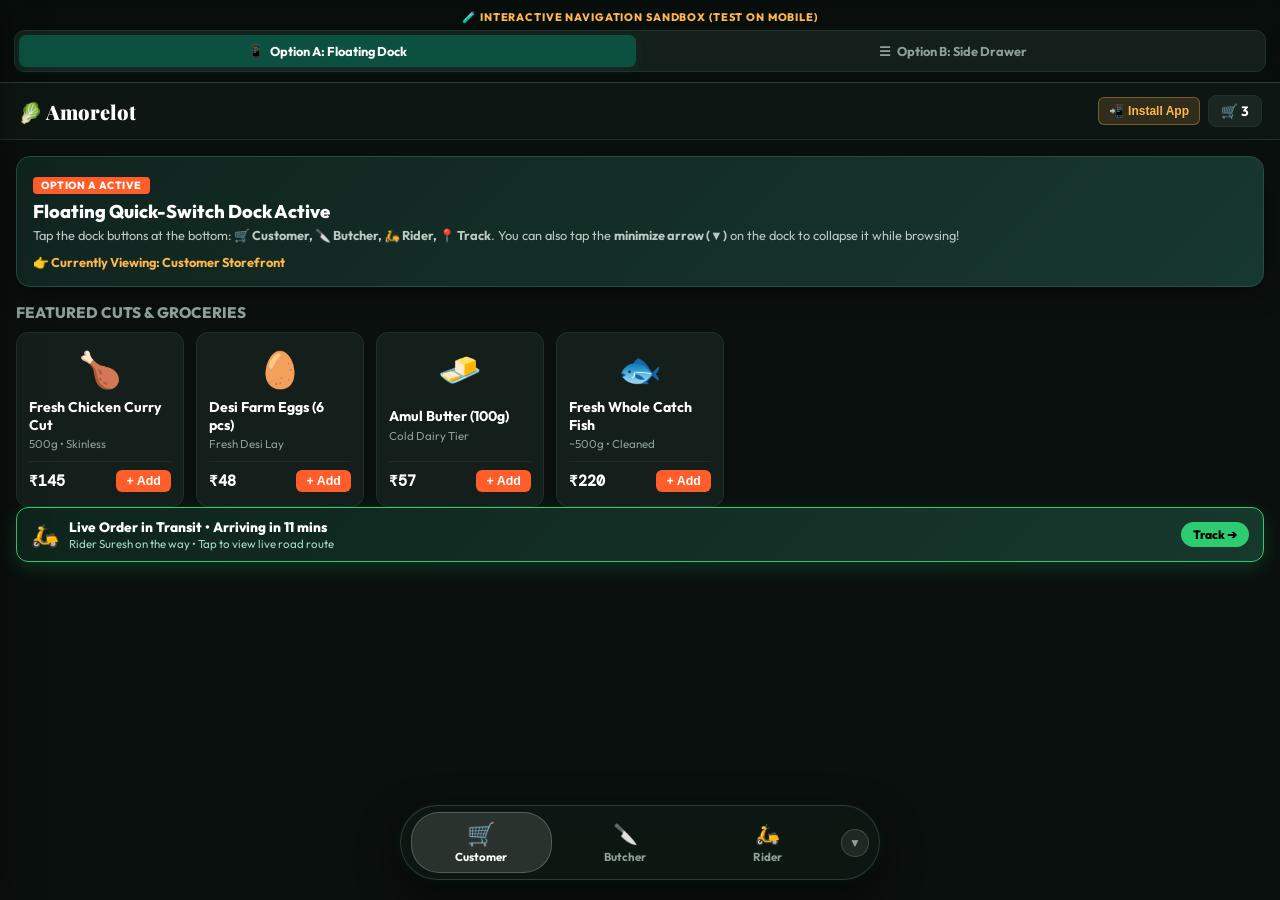
<file: sandbox.html>
<!DOCTYPE html>
<html lang="en">
<head>
<meta charset="UTF-8">
<meta name="viewport" content="width=device-width, initial-scale=1.0, maximum-scale=1.0, user-scalable=no">
<title>Amorelot — UI Sandbox & Navigation Testbed</title>
<link href="https://fonts.googleapis.com/css2?family=Playfair+Display:wght@700;900&family=Outfit:wght@400;500;600;700;800;900&family=DM+Mono:wght@500;700&display=swap" rel="stylesheet">
<link rel="manifest" href="/manifest.json">
<meta name="theme-color" content="#0C513F">

<style>
:root {
  --primary: #0C513F;
  --primary-light: #158265;
  --accent: #FF5E2B;
  --gold: #FFB74D;
  --bg-dark: #0A100E;
  --card-bg: #141E1A;
  --card-border: #20312B;
  --text-main: #FFFFFF;
  --text-muted: #8E9F98;
  --green: #2ECC71;
}

* { margin:0; padding:0; box-sizing:border-box; -webkit-tap-highlight-color: transparent; }
body {
  background: var(--bg-dark);
  color: var(--text-main);
  font-family: 'Outfit', sans-serif;
  min-height: 100vh;
  padding-bottom: 120px;
}

/* ── TOP SANDBOX CONTROLLER (STICKY ON TOP) ── */
.sandbox-top-control {
  position: sticky;
  top: 0;
  z-index: 500;
  background: rgba(8, 14, 12, 0.94);
  backdrop-filter: blur(12px);
  border-bottom: 1.5px solid #283C35;
  padding: 10px 14px;
}
.sandbox-label {
  font-size: 0.68rem;
  font-weight: 800;
  color: var(--gold);
  text-transform: uppercase;
  letter-spacing: 0.08em;
  text-align: center;
  margin-bottom: 6px;
}
.sandbox-toggle-bar {
  display: flex;
  gap: 8px;
  background: #141F1B;
  padding: 4px;
  border-radius: 10px;
  border: 1px solid var(--card-border);
}
.btn-sandbox-mode {
  flex: 1;
  padding: 8px 10px;
  border: none;
  background: transparent;
  color: var(--text-muted);
  font-family: 'Outfit', sans-serif;
  font-size: 0.8rem;
  font-weight: 700;
  border-radius: 7px;
  cursor: pointer;
  transition: all 0.2s;
  display: flex;
  align-items: center;
  justify-content: center;
  gap: 6px;
  text-align: center;
}
.btn-sandbox-mode.active {
  background: var(--primary);
  color: white;
  box-shadow: 0 2px 8px rgba(12,81,63,0.4);
}

/* ── HEADER ── */
header {
  background: #0E1614;
  border-bottom: 1px solid var(--card-border);
  padding: 12px 18px;
  display: flex;
  align-items: center;
  justify-content: space-between;
}
.header-left {
  display: flex;
  align-items: center;
  gap: 12px;
}
.btn-hamburger {
  background: #1A2622;
  border: 1px solid var(--card-border);
  color: white;
  width: 38px;
  height: 38px;
  border-radius: 8px;
  display: flex;
  flex-direction: column;
  justify-content: center;
  align-items: center;
  gap: 5px;
  cursor: pointer;
  transition: transform 0.15s;
}
.btn-hamburger:active { transform: scale(0.92); }
.btn-hamburger span {
  display: block;
  width: 18px;
  height: 2px;
  background: white;
  border-radius: 2px;
}
.brand-name {
  font-family: 'Playfair Display', serif;
  font-size: 1.25rem;
  font-weight: 900;
  display: flex;
  align-items: center;
  gap: 6px;
}
.header-actions {
  display: flex;
  align-items: center;
  gap: 8px;
}
.btn-install-demo {
  background: rgba(255,183,77,0.15);
  border: 1px solid rgba(255,183,77,0.35);
  color: var(--gold);
  padding: 6px 10px;
  border-radius: 6px;
  font-size: 0.75rem;
  font-weight: 800;
  display: flex;
  align-items: center;
  gap: 4px;
  cursor: pointer;
}
.cart-badge {
  background: #1A2622;
  border: 1px solid var(--card-border);
  padding: 6px 12px;
  border-radius: 8px;
  font-weight: 700;
  font-size: 0.85rem;
  display: flex;
  align-items: center;
  gap: 4px;
}

/* ── INTERACTIVE FEEDBACK CARD ── */
.interactive-status-box {
  background: linear-gradient(135deg, #10241E 0%, #17382F 100%);
  border: 1.5px solid #234E41;
  border-radius: 14px;
  padding: 16px;
  margin: 16px;
  box-shadow: 0 8px 24px rgba(0,0,0,0.35);
}
.status-pill-badge {
  display: inline-block;
  background: var(--accent);
  color: white;
  font-size: 0.65rem;
  font-weight: 800;
  padding: 2px 8px;
  border-radius: 4px;
  text-transform: uppercase;
  letter-spacing: 0.05em;
  margin-bottom: 6px;
}
.status-title {
  font-size: 1.15rem;
  font-weight: 800;
  color: white;
}
.status-desc {
  font-size: 0.8rem;
  color: #BDC8C3;
  margin-top: 4px;
  line-height: 1.35;
}

/* ── MOCK STOREFRONT PRODUCTS ── */
.mock-products-grid {
  display: grid;
  grid-template-columns: repeat(auto-fill, minmax(160px, 1fr));
  gap: 12px;
  padding: 0 16px;
}
.mock-product-card {
  background: var(--card-bg);
  border: 1px solid var(--card-border);
  border-radius: 12px;
  padding: 14px 12px;
  display: flex;
  flex-direction: column;
  justify-content: space-between;
}
.mock-emoji { font-size: 2.2rem; margin-bottom: 8px; text-align: center; }
.mock-name { font-size: 0.88rem; font-weight: 700; color: white; line-height: 1.25; }
.mock-meta { font-size: 0.72rem; color: var(--text-muted); margin-top: 2px; }
.mock-bottom {
  display: flex;
  justify-content: space-between;
  align-items: center;
  margin-top: 10px;
  padding-top: 8px;
  border-top: 1px solid rgba(255,255,255,0.06);
}
.mock-price { font-family: 'DM Mono', monospace; font-size: 0.95rem; font-weight: 700; }
.btn-mock-add {
  background: var(--accent);
  color: white;
  border: none;
  padding: 4px 10px;
  border-radius: 6px;
  font-size: 0.78rem;
  font-weight: 700;
  cursor: pointer;
}

/* ═══════════════════════════════════════════════
   OPTION A: FLOATING QUICK-SWITCH DOCK
   ═══════════════════════════════════════════════ */
.floating-dock-wrap {
  position: fixed;
  bottom: 20px;
  left: 50%;
  transform: translateX(-50%);
  z-index: 1000;
  width: calc(100% - 28px);
  max-width: 480px;
  transition: all 0.3s cubic-bezier(0.25, 1, 0.5, 1);
}
.floating-dock {
  background: rgba(14, 24, 20, 0.88);
  backdrop-filter: blur(16px);
  -webkit-backdrop-filter: blur(16px);
  border: 1.5px solid rgba(255, 255, 255, 0.15);
  box-shadow: 0 16px 40px rgba(0, 0, 0, 0.6), 0 2px 10px rgba(12, 81, 63, 0.3);
  border-radius: 40px;
  padding: 6px 10px;
  display: flex;
  align-items: center;
  justify-content: space-between;
  gap: 4px;
}
.dock-btn {
  flex: 1;
  background: transparent;
  border: none;
  padding: 8px 6px;
  border-radius: 28px;
  color: var(--text-muted);
  font-family: 'Outfit', sans-serif;
  font-size: 0.72rem;
  font-weight: 700;
  cursor: pointer;
  display: flex;
  flex-direction: column;
  align-items: center;
  gap: 3px;
  transition: all 0.2s;
}
.dock-btn .dock-icon { font-size: 1.25rem; transition: transform 0.2s; }
.dock-btn.active {
  background: rgba(255, 255, 255, 0.12);
  color: white;
  border: 1px solid rgba(255, 255, 255, 0.2);
}
.dock-btn.active .dock-icon { transform: scale(1.15); }

/* Dock Minimize / Expand Pill */
.btn-minimize-dock {
  background: rgba(255, 255, 255, 0.08);
  border: 1px solid rgba(255, 255, 255, 0.15);
  color: var(--text-muted);
  width: 28px;
  height: 28px;
  border-radius: 50%;
  display: flex;
  align-items: center;
  justify-content: center;
  cursor: pointer;
  font-size: 0.75rem;
  transition: transform 0.2s;
  flex-shrink: 0;
}
.floating-dock-wrap.minimized .floating-dock {
  display: none;
}
.floating-dock-wrap.minimized .dock-mini-pill {
  display: flex;
}
.dock-mini-pill {
  display: none;
  background: var(--primary);
  color: white;
  border: 1.5px solid rgba(255, 255, 255, 0.25);
  padding: 10px 18px;
  border-radius: 30px;
  box-shadow: 0 10px 30px rgba(0,0,0,0.5);
  font-size: 0.82rem;
  font-weight: 800;
  align-items: center;
  gap: 8px;
  margin: 0 auto;
  cursor: pointer;
}

/* ═══════════════════════════════════════════════
   OPTION B: SLIDE-OUT MOBILE NAVIGATION DRAWER
   ═══════════════════════════════════════════════ */
.drawer-backdrop {
  position: fixed;
  inset: 0;
  background: rgba(0, 0, 0, 0.7);
  backdrop-filter: blur(6px);
  -webkit-backdrop-filter: blur(6px);
  z-index: 2000;
  opacity: 0;
  pointer-events: none;
  transition: opacity 0.3s ease;
}
.drawer-backdrop.open {
  opacity: 1;
  pointer-events: auto;
}
.side-drawer {
  position: fixed;
  top: 0;
  left: -320px;
  width: 300px;
  height: 100vh;
  background: #0E1614;
  border-right: 1.5px solid var(--card-border);
  z-index: 2001;
  display: flex;
  flex-direction: column;
  box-shadow: 10px 0 40px rgba(0, 0, 0, 0.6);
  transition: left 0.32s cubic-bezier(0.25, 1, 0.5, 1);
  padding: 24px 18px;
}
.side-drawer.open {
  left: 0;
}
.drawer-profile {
  display: flex;
  align-items: center;
  gap: 12px;
  padding-bottom: 20px;
  border-bottom: 1px solid var(--card-border);
  margin-bottom: 20px;
}
.profile-avatar {
  width: 44px;
  height: 44px;
  border-radius: 50%;
  background: var(--primary);
  border: 2px solid var(--gold);
  display: flex;
  align-items: center;
  justify-content: center;
  font-size: 1.3rem;
}
.profile-info h4 { font-size: 0.95rem; color: white; }
.profile-info p { font-size: 0.75rem; color: var(--gold); font-weight: 700; margin-top: 2px; }

.drawer-links {
  display: flex;
  flex-direction: column;
  gap: 10px;
  flex: 1;
}
.drawer-link {
  display: flex;
  align-items: center;
  justify-content: space-between;
  padding: 12px 14px;
  background: #141E1A;
  border: 1px solid var(--card-border);
  border-radius: 10px;
  color: white;
  text-decoration: none;
  font-weight: 700;
  font-size: 0.9rem;
  transition: all 0.2s;
  cursor: pointer;
}
.drawer-link:active, .drawer-link.active {
  background: var(--primary);
  border-color: var(--primary-light);
}
.drawer-link-left {
  display: flex;
  align-items: center;
  gap: 10px;
}
.drawer-link-left span:first-child { font-size: 1.25rem; }
.drawer-link-badge {
  font-size: 0.68rem;
  font-weight: 800;
  padding: 2px 6px;
  border-radius: 4px;
  background: rgba(46, 204, 113, 0.15);
  color: var(--green);
  border: 1px solid rgba(46, 204, 113, 0.3);
}

.drawer-footer-note {
  margin-top: auto;
  padding: 12px;
  background: #090E0C;
  border: 1px solid var(--card-border);
  border-radius: 8px;
  font-size: 0.72rem;
  color: var(--text-muted);
  line-height: 1.35;
}
</style>
</head>
<body>

<!-- ── TOP SANDBOX CONTROLLER ── -->
<div class="sandbox-top-control">
  <div class="sandbox-label">🧪 Interactive Navigation Sandbox (Test On Mobile)</div>
  <div class="sandbox-toggle-bar">
    <button class="btn-sandbox-mode active" id="btnModeA" onclick="setSandboxMode('A')">
      <span>📱</span> Option A: Floating Dock
    </button>
    <button class="btn-sandbox-mode" id="btnModeB" onclick="setSandboxMode('B')">
      <span>☰</span> Option B: Side Drawer
    </button>
  </div>
</div>

<!-- ── HEADER ── -->
<header>
  <div class="header-left">
    <!-- Visible ONLY in Option B mode -->
    <button class="btn-hamburger" id="hamburgerBtn" style="display:none;" onclick="openSideDrawer()">
      <span></span><span></span><span></span>
    </button>
    <div class="brand-name">🥬 Amorelot</div>
  </div>

  <div class="header-actions">
    <button class="btn-install-demo" onclick="demoInstallPrompt()">
      <span>📲</span> Install App
    </button>
    <div class="cart-badge">🛒 3</div>
  </div>
</header>

<!-- ── INTERACTIVE FEEDBACK & INSTRUCTIONS BOX ── -->
<div class="interactive-status-box">
  <div class="status-pill-badge" id="activeModeBadge">OPTION A ACTIVE</div>
  <h2 class="status-title" id="activeModeTitle">Floating Quick-Switch Dock Active</h2>
  <p class="status-desc" id="activeModeDesc">
    Tap the dock buttons at the bottom: <strong>🛒 Customer, 🔪 Butcher, 🛵 Rider, 📍 Track</strong>.
    You can also tap the <strong>minimize arrow (▼)</strong> on the dock to collapse it while browsing!
  </p>
  <div id="actionFeedback" style="margin-top:10px; font-size:0.8rem; color:var(--gold); font-weight:700;">
    👉 Currently Viewing: Customer Storefront
  </div>
</div>

<!-- ── MOCK STOREFRONT PRODUCTS ── -->
<div style="padding:0 16px 10px; font-size:0.95rem; font-weight:800; color:var(--text-muted); text-transform:uppercase;">
  Featured Cuts &amp; Groceries
</div>

<div class="mock-products-grid">
  <div class="mock-product-card">
    <div class="mock-emoji">🍗</div>
    <div>
      <div class="mock-name">Fresh Chicken Curry Cut</div>
      <div class="mock-meta">500g • Skinless</div>
    </div>
    <div class="mock-bottom">
      <span class="mock-price">₹145</span>
      <button class="btn-mock-add">+ Add</button>
    </div>
  </div>

  <div class="mock-product-card">
    <div class="mock-emoji">🥚</div>
    <div>
      <div class="mock-name">Desi Farm Eggs (6 pcs)</div>
      <div class="mock-meta">Fresh Desi Lay</div>
    </div>
    <div class="mock-bottom">
      <span class="mock-price">₹48</span>
      <button class="btn-mock-add">+ Add</button>
    </div>
  </div>

  <div class="mock-product-card">
    <div class="mock-emoji">🧈</div>
    <div>
      <div class="mock-name">Amul Butter (100g)</div>
      <div class="mock-meta">Cold Dairy Tier</div>
    </div>
    <div class="mock-bottom">
      <span class="mock-price">₹57</span>
      <button class="btn-mock-add">+ Add</button>
    </div>
  </div>

  <div class="mock-product-card">
    <div class="mock-emoji">🐟</div>
    <div>
      <div class="mock-name">Fresh Whole Catch Fish</div>
      <div class="mock-meta">~500g • Cleaned</div>
    </div>
    <div class="mock-bottom">
      <span class="mock-price">₹220</span>
      <button class="btn-mock-add">+ Add</button>
    </div>
  </div>
</div>

<!-- ── CONTEXTUAL ACTIVE ORDER TRACKER DEMO ── -->
<div class="active-order-floating-bar" onclick="alert('🗺️ This Live Road Tracking bar only appears when a customer actually has an active order on the way!\n\nWhen no order is active, it stays 100% hidden.')" style="margin:0 16px 14px; background:linear-gradient(135deg, #0E241C 0%, #17382D 100%); border:1.5px solid var(--green); border-radius:12px; padding:10px 14px; display:flex; justify-content:space-between; align-items:center; box-shadow:0 6px 18px rgba(46,204,113,0.18); cursor:pointer;">
  <div style="display:flex; align-items:center; gap:10px;">
    <span style="font-size:1.4rem;">🛵</span>
    <div>
      <div style="font-weight:800; font-size:0.85rem; color:white;">Live Order in Transit • Arriving in 11 mins</div>
      <div style="font-size:0.72rem; color:#A2D9CE;">Rider Suresh on the way • Tap to view live road route</div>
    </div>
  </div>
  <div style="background:var(--green); color:black; font-weight:800; font-size:0.75rem; padding:5px 12px; border-radius:20px;">
    Track ➔
  </div>
</div>

<!-- ═══════════════════════════════════════════════
     OPTION A COMPONENT: FLOATING DOCK (3 FIELD PORTALS)
     ═══════════════════════════════════════════════ -->
<div class="floating-dock-wrap" id="floatingDockWrap">
  <div class="floating-dock" id="floatingDock">
    <button class="dock-btn active" onclick="simulateRoleSwitch('customer', this)">
      <span class="dock-icon">🛒</span>
      <span>Customer</span>
    </button>
    <button class="dock-btn" onclick="simulateRoleSwitch('butcher', this)">
      <span class="dock-icon">🔪</span>
      <span>Butcher</span>
    </button>
    <button class="dock-btn" onclick="simulateRoleSwitch('rider', this)">
      <span class="dock-icon">🛵</span>
      <span>Rider</span>
    </button>
    <button class="btn-minimize-dock" onclick="toggleDockMinimize()" title="Minimize Dock">
      ▼
    </button>
  </div>

  <div class="dock-mini-pill" id="dockMiniPill" onclick="toggleDockMinimize()">
    <span>⚡ Switch Portal</span>
    <span style="font-size:0.7rem;">▲</span>
  </div>
</div>

<!-- ═══════════════════════════════════════════════
     OPTION B COMPONENT: SLIDE-OUT DRAWER (3 FIELD PORTALS)
     ═══════════════════════════════════════════════ -->
<div class="drawer-backdrop" id="drawerBackdrop" onclick="closeSideDrawer()"></div>

<div class="side-drawer" id="sideDrawer">
  <div class="drawer-profile">
    <div class="profile-avatar">🛵</div>
    <div class="profile-info">
      <h4>Amorelot Operations</h4>
      <p>● Live Field System</p>
    </div>
  </div>

  <div class="drawer-links">
    <div class="drawer-link active" onclick="simulateDrawerSwitch('customer', '/index.html')">
      <div class="drawer-link-left">
        <span>🛒</span>
        <span>Customer Storefront</span>
      </div>
      <span class="drawer-link-badge">Active</span>
    </div>

    <div class="drawer-link" onclick="simulateDrawerSwitch('butcher', '/shop.html')">
      <div class="drawer-link-left">
        <span>🔪</span>
        <span>Butcher &amp; Dark Store Hub</span>
      </div>
      <span class="drawer-link-badge">KDS 120s</span>
    </div>

    <div class="drawer-link" onclick="simulateDrawerSwitch('rider', '/rider.html')">
      <div class="drawer-link-left">
        <span>🛵</span>
        <span>Rider Delivery App</span>
      </div>
      <span class="drawer-link-badge">OTP Ready</span>
    </div>
  </div>

  <div class="drawer-footer-note">
    🔒 <strong>Security Policy:</strong><br>
    Admin Console (`admin.html`) is restricted to authorized Desktop PC workstations only.
  </div>
</div>

<script>
let currentMode = 'A'; // 'A' | 'B'

function setSandboxMode(mode) {
  currentMode = mode;
  document.getElementById('btnModeA').className = 'btn-sandbox-mode' + (mode === 'A' ? ' active' : '');
  document.getElementById('btnModeB').className = 'btn-sandbox-mode' + (mode === 'B' ? ' active' : '');

  const dockWrap = document.getElementById('floatingDockWrap');
  const hamburger = document.getElementById('hamburgerBtn');
  const badge = document.getElementById('activeModeBadge');
  const title = document.getElementById('activeModeTitle');
  const desc = document.getElementById('activeModeDesc');

  if (mode === 'A') {
    dockWrap.style.display = 'block';
    hamburger.style.display = 'none';
    closeSideDrawer();
    badge.textContent = 'OPTION A ACTIVE';
    title.textContent = 'Floating Quick-Switch Dock Active';
    desc.innerHTML = 'Test the 3 field portals at the bottom: <strong>🛒 Customer, 🔪 Butcher, 🛵 Rider</strong>. Tap the <strong>minimize arrow (▼)</strong> to see how it collapses!';
  } else {
    dockWrap.style.display = 'none';
    hamburger.style.display = 'flex';
    badge.textContent = 'OPTION B ACTIVE';
    title.textContent = 'Slide-Out Navigation Drawer Active';
    desc.innerHTML = 'Tap the <strong>☰ hamburger icon</strong> at the top-left to slide open the side navigation drawer with smooth animations!';
  }
}

// ── OPTION A: DOCK LOGIC ──
function simulateRoleSwitch(role, btnEl) {
  document.querySelectorAll('.dock-btn').forEach(b => b.classList.remove('active'));
  btnEl.classList.add('active');

  const feedback = document.getElementById('actionFeedback');
  const urls = {
    customer: '/index.html',
    butcher: '/shop.html',
    rider: '/rider.html'
  };
  const roleNames = {
    customer: '🛒 Customer Storefront (index.html)',
    butcher: '🔪 Butcher & Dark Store Hub (shop.html)',
    rider: '🛵 Rider Delivery Station (rider.html)'
  };

  feedback.innerHTML = `
    ✅ Tapped <strong>${roleNames[role]}</strong>!<br>
    <a href="${urls[role]}" style="color:#2ECC71; text-decoration:underline; font-weight:800; margin-top:4px; display:inline-block;">
      🚀 Tap here to open real ${role.toUpperCase()} page →
    </a>
  `;
}

function toggleDockMinimize() {
  const wrap = document.getElementById('floatingDockWrap');
  wrap.classList.toggle('minimized');
}

// ── OPTION B: DRAWER LOGIC ──
function openSideDrawer() {
  document.getElementById('sideDrawer').classList.add('open');
  document.getElementById('drawerBackdrop').classList.add('open');
}

function closeSideDrawer() {
  document.getElementById('sideDrawer').classList.remove('open');
  document.getElementById('drawerBackdrop').classList.remove('open');
}

function simulateDrawerSwitch(role, url) {
  closeSideDrawer();
  const feedback = document.getElementById('actionFeedback');
  feedback.innerHTML = `
    ✅ Selected from Drawer: <strong>${role.toUpperCase()}</strong>!<br>
    <a href="${url}" style="color:#2ECC71; text-decoration:underline; font-weight:800; margin-top:4px; display:inline-block;">
      🚀 Tap here to open real ${role.toUpperCase()} page →
    </a>
  `;
}

// ── INSTALL BUTTON DEMO ──
function demoInstallPrompt() {
  alert("📲 'Install App' Demo:\n\nWhen a customer opens the website in Chrome on Android, clicking this triggers the native 'Add to Home Screen' modal.\n\nOnce installed, this button automatically disappears so the app feels 100% native!");
}
</script>
</body>
</html>
</file>
